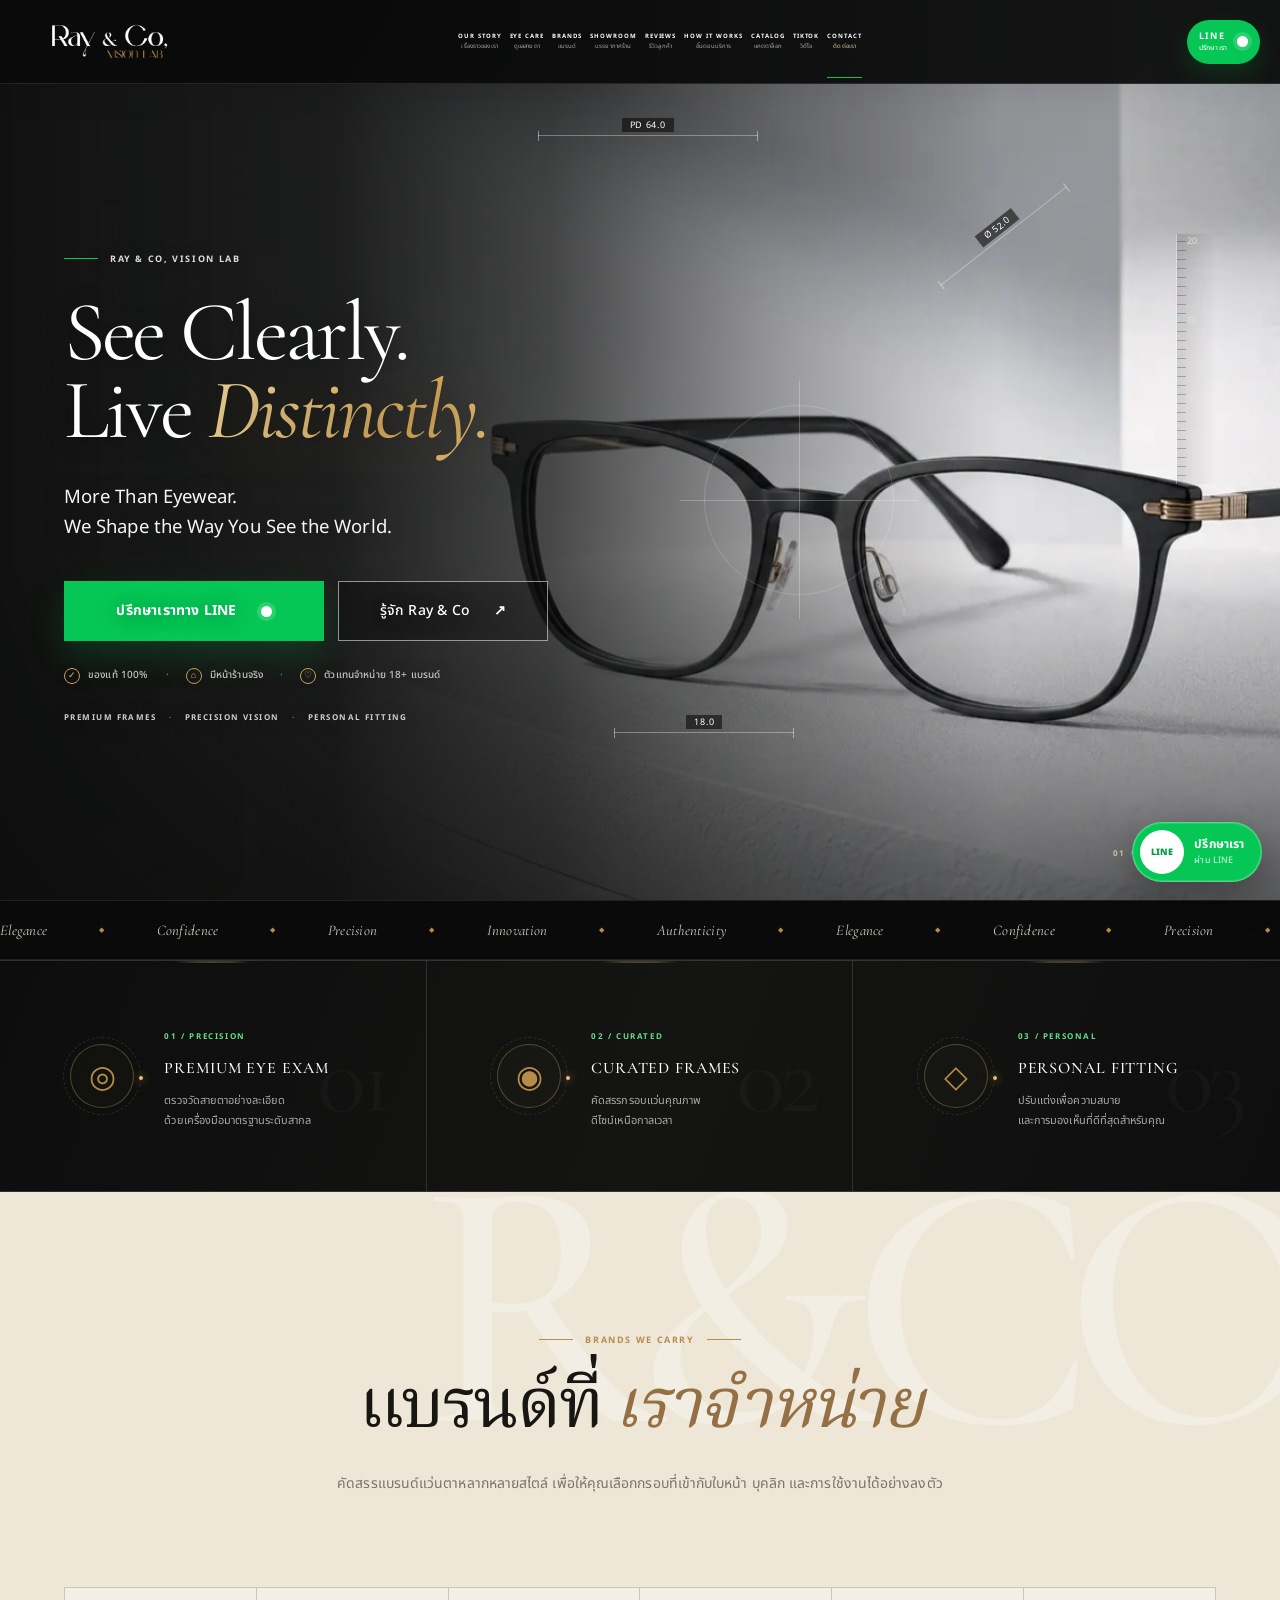
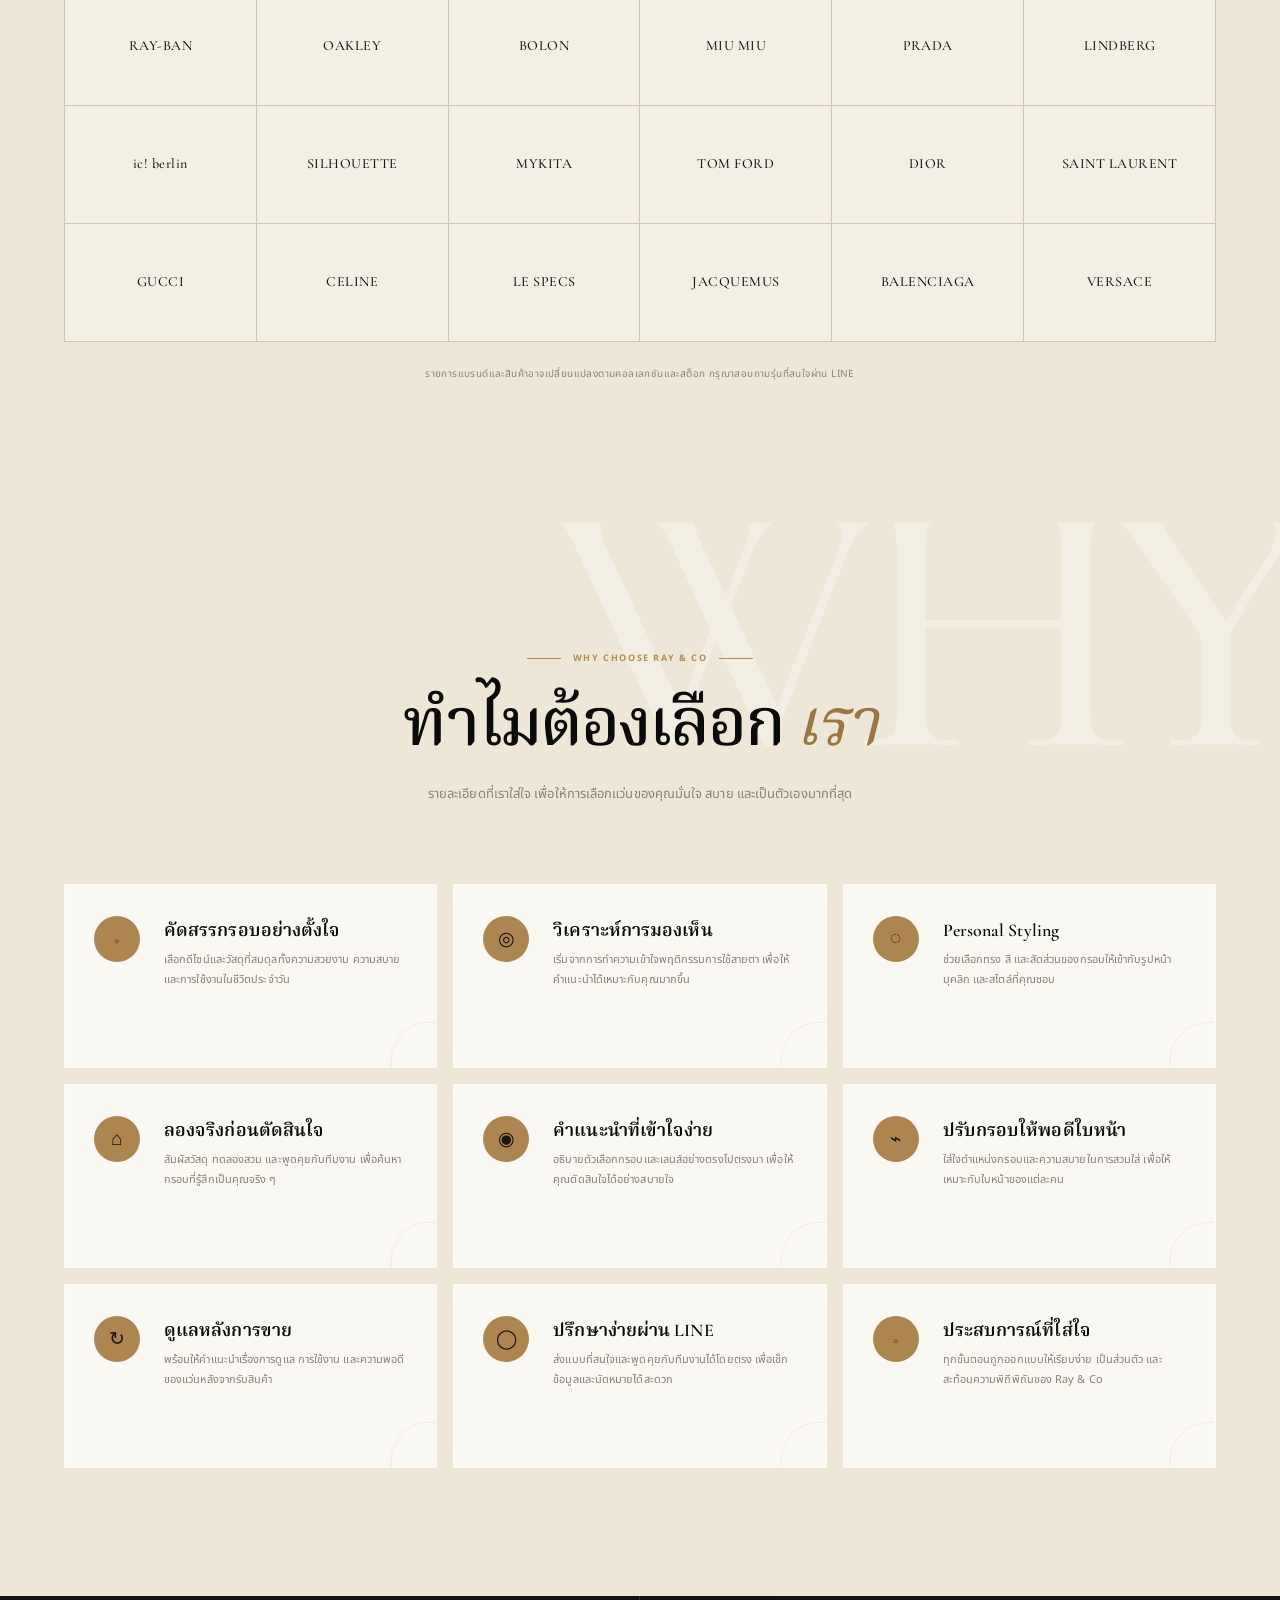
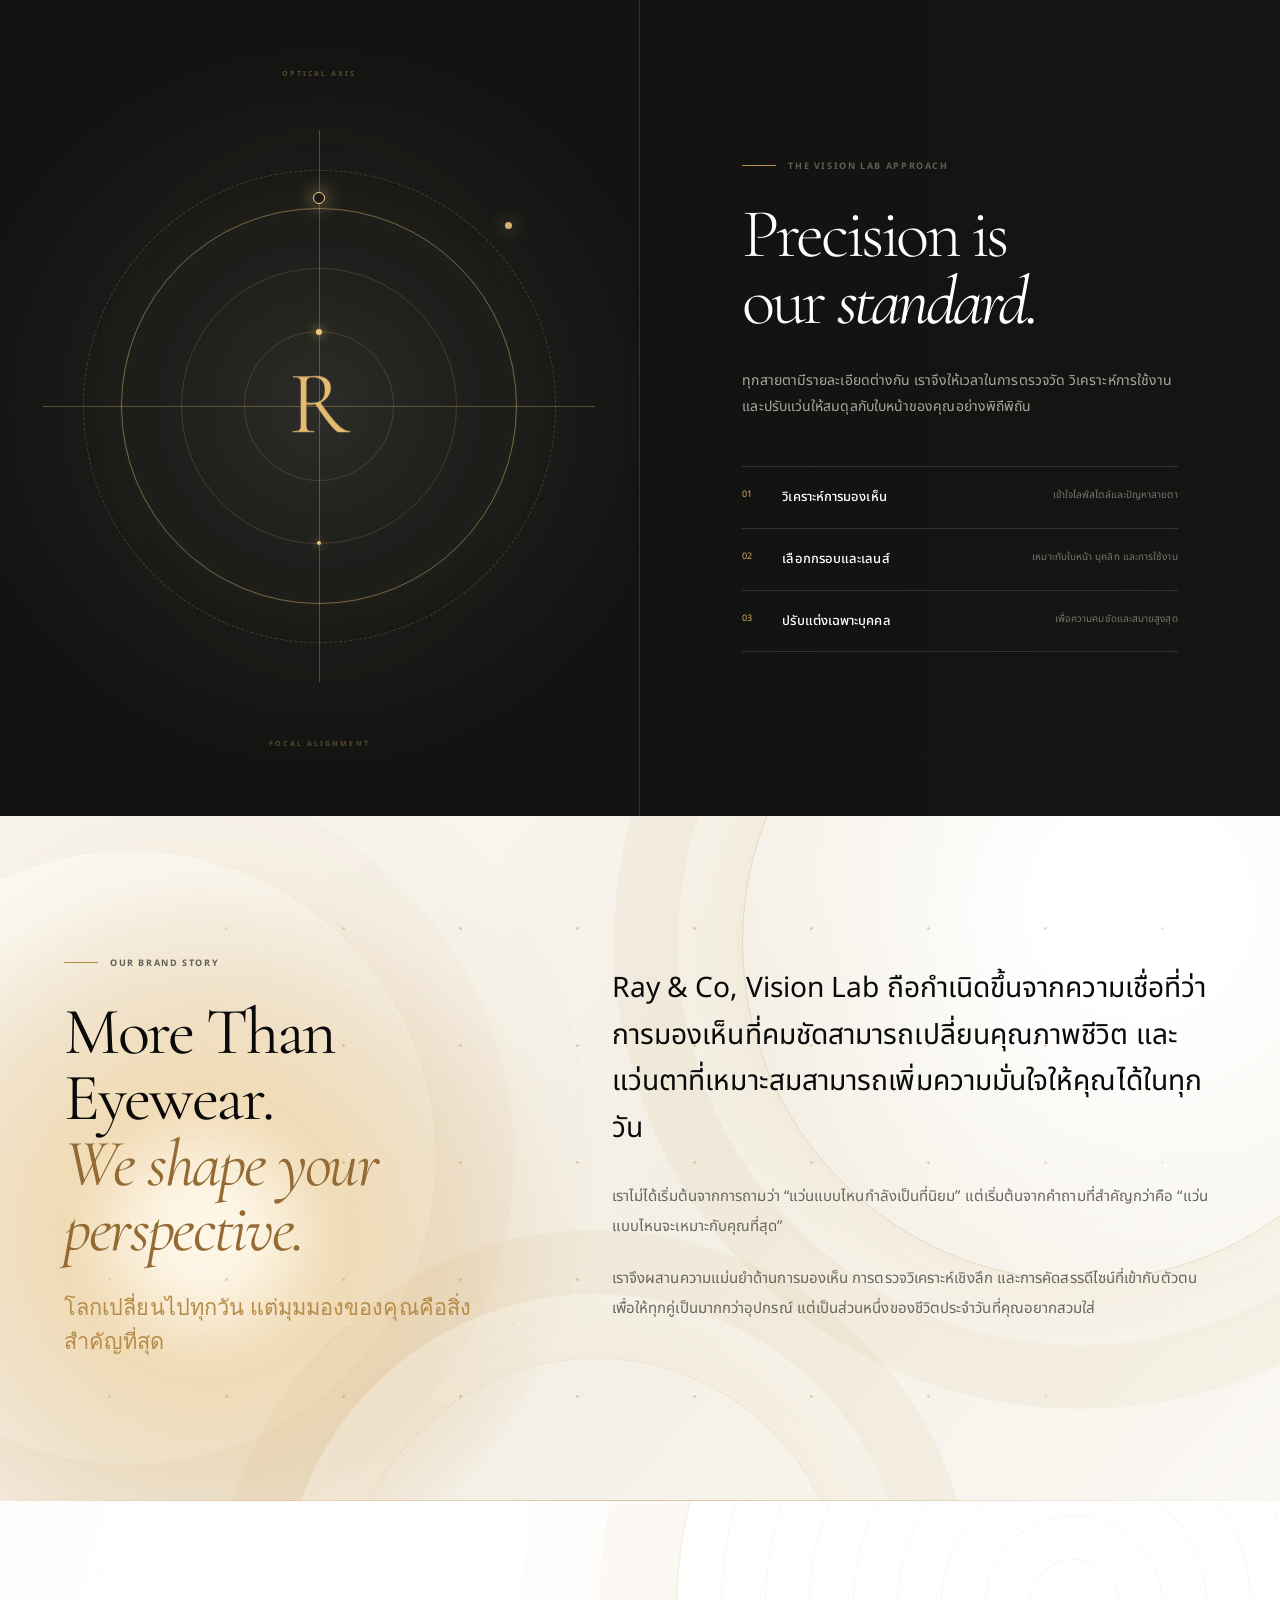
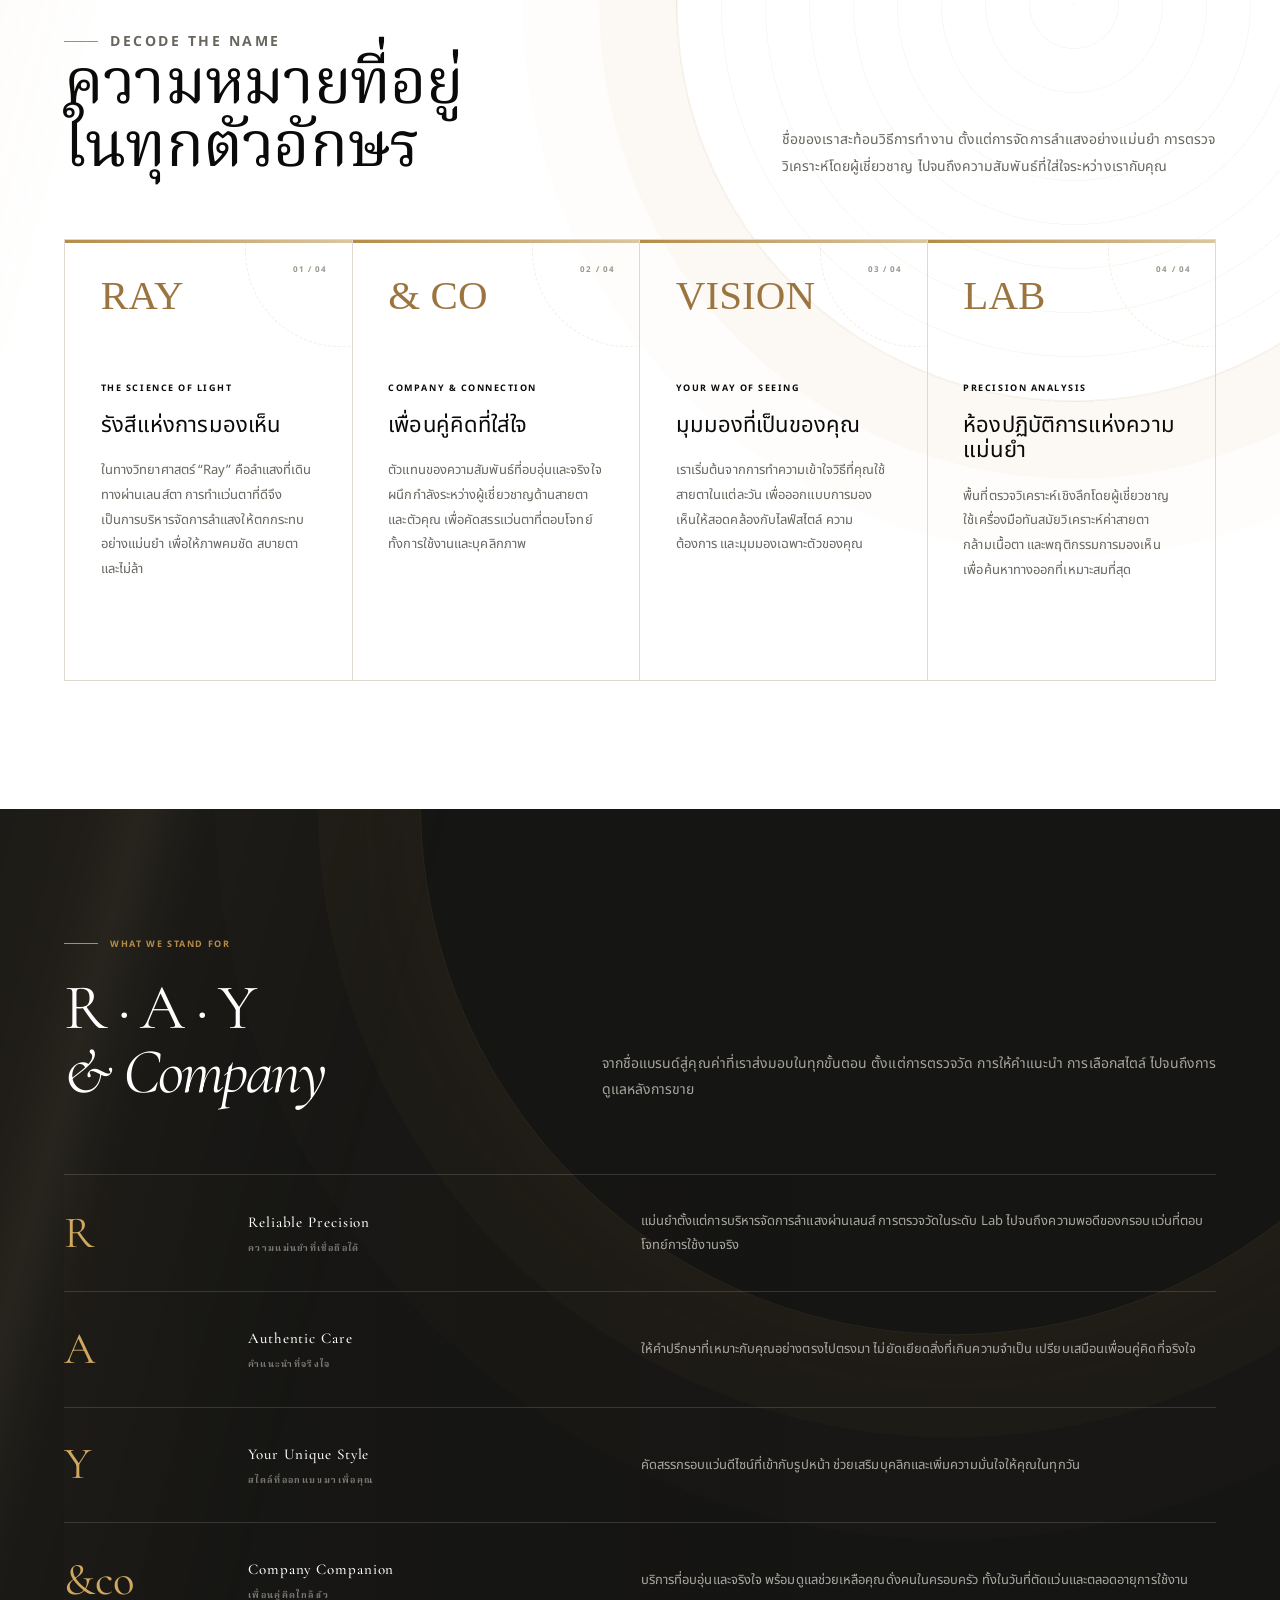
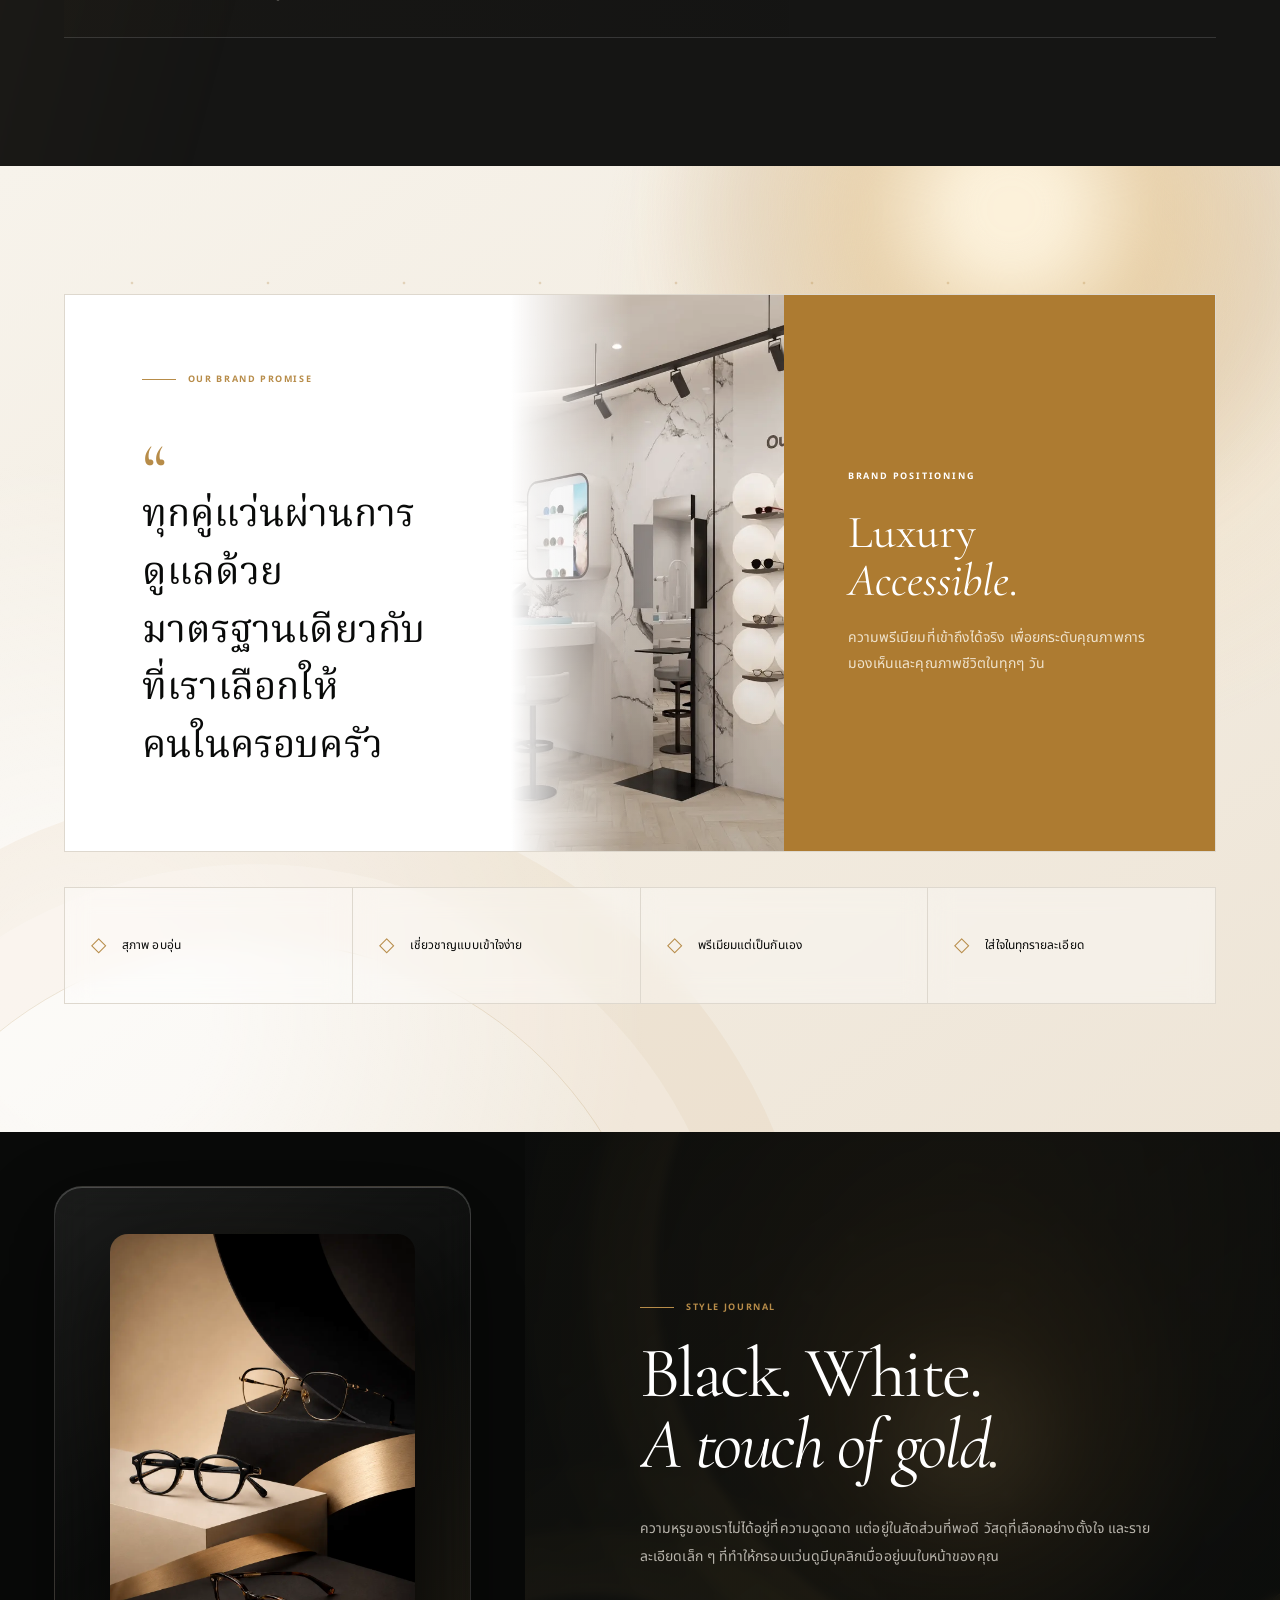
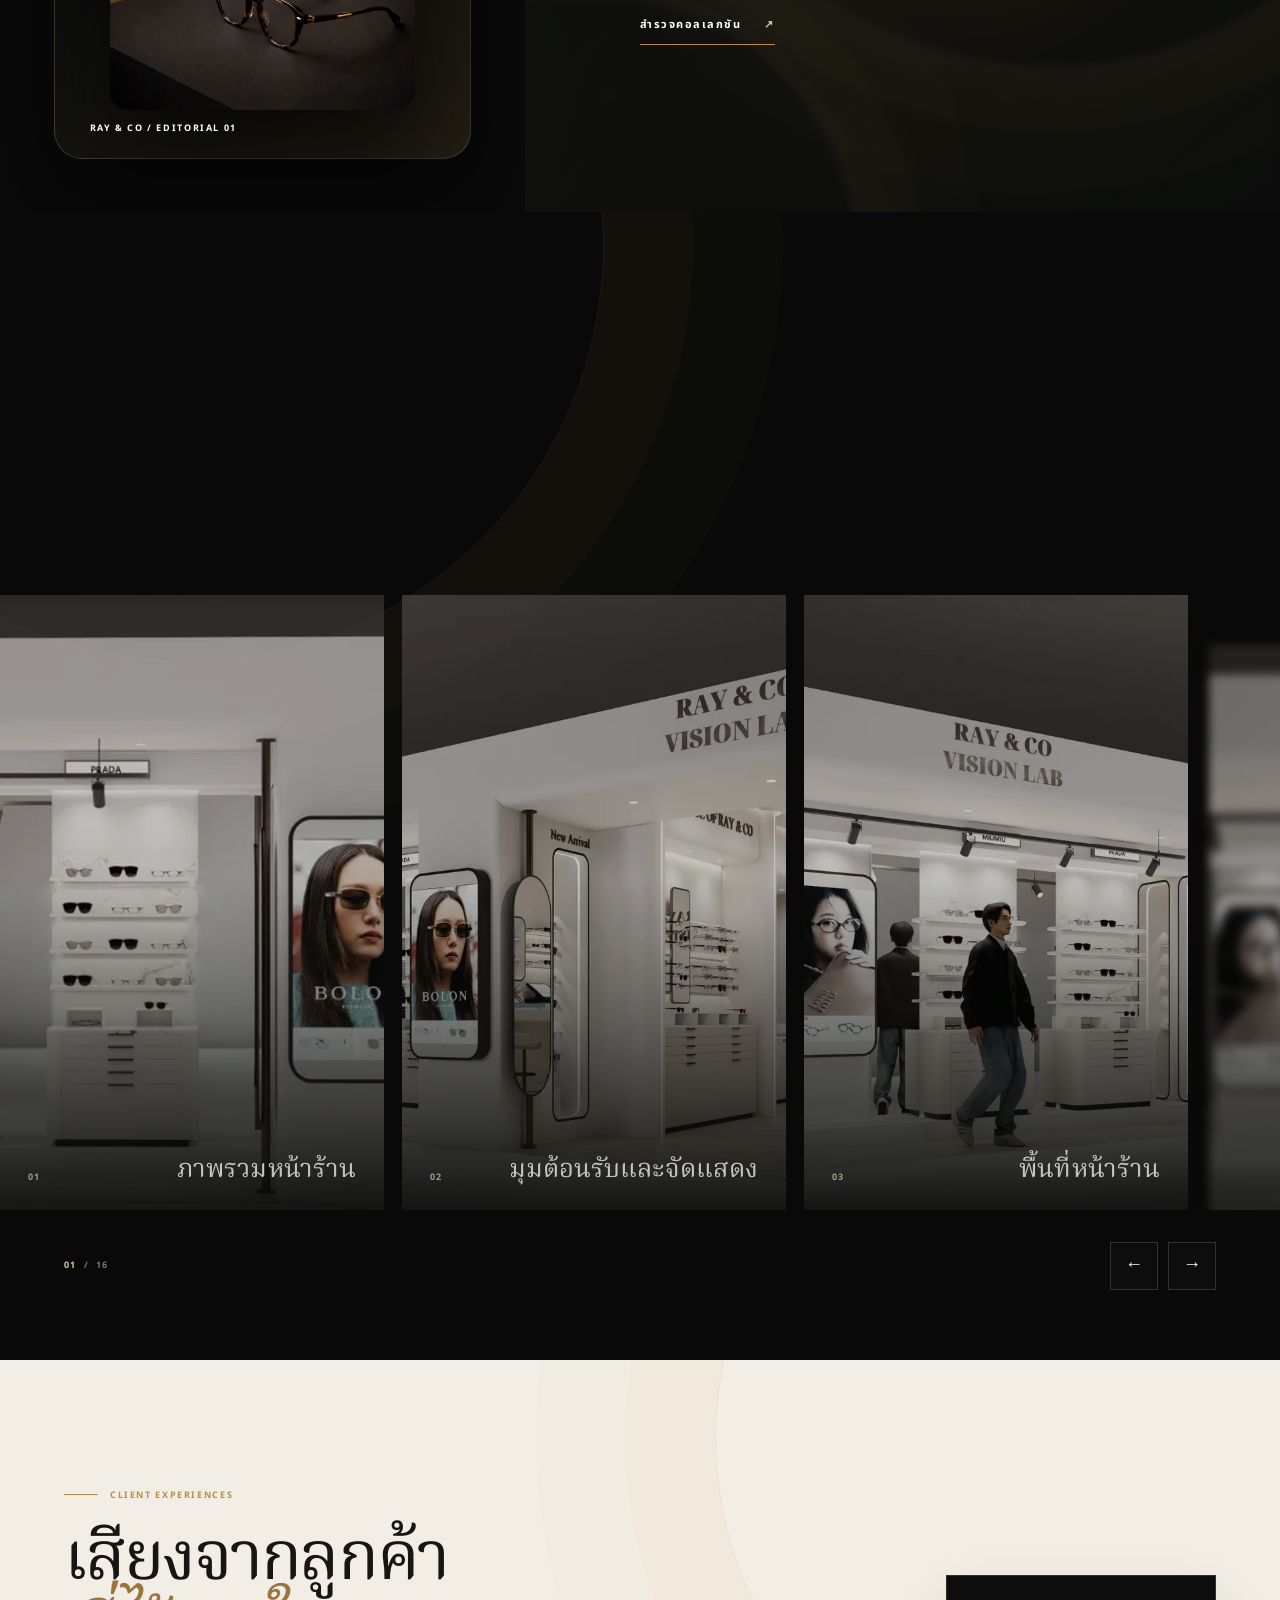
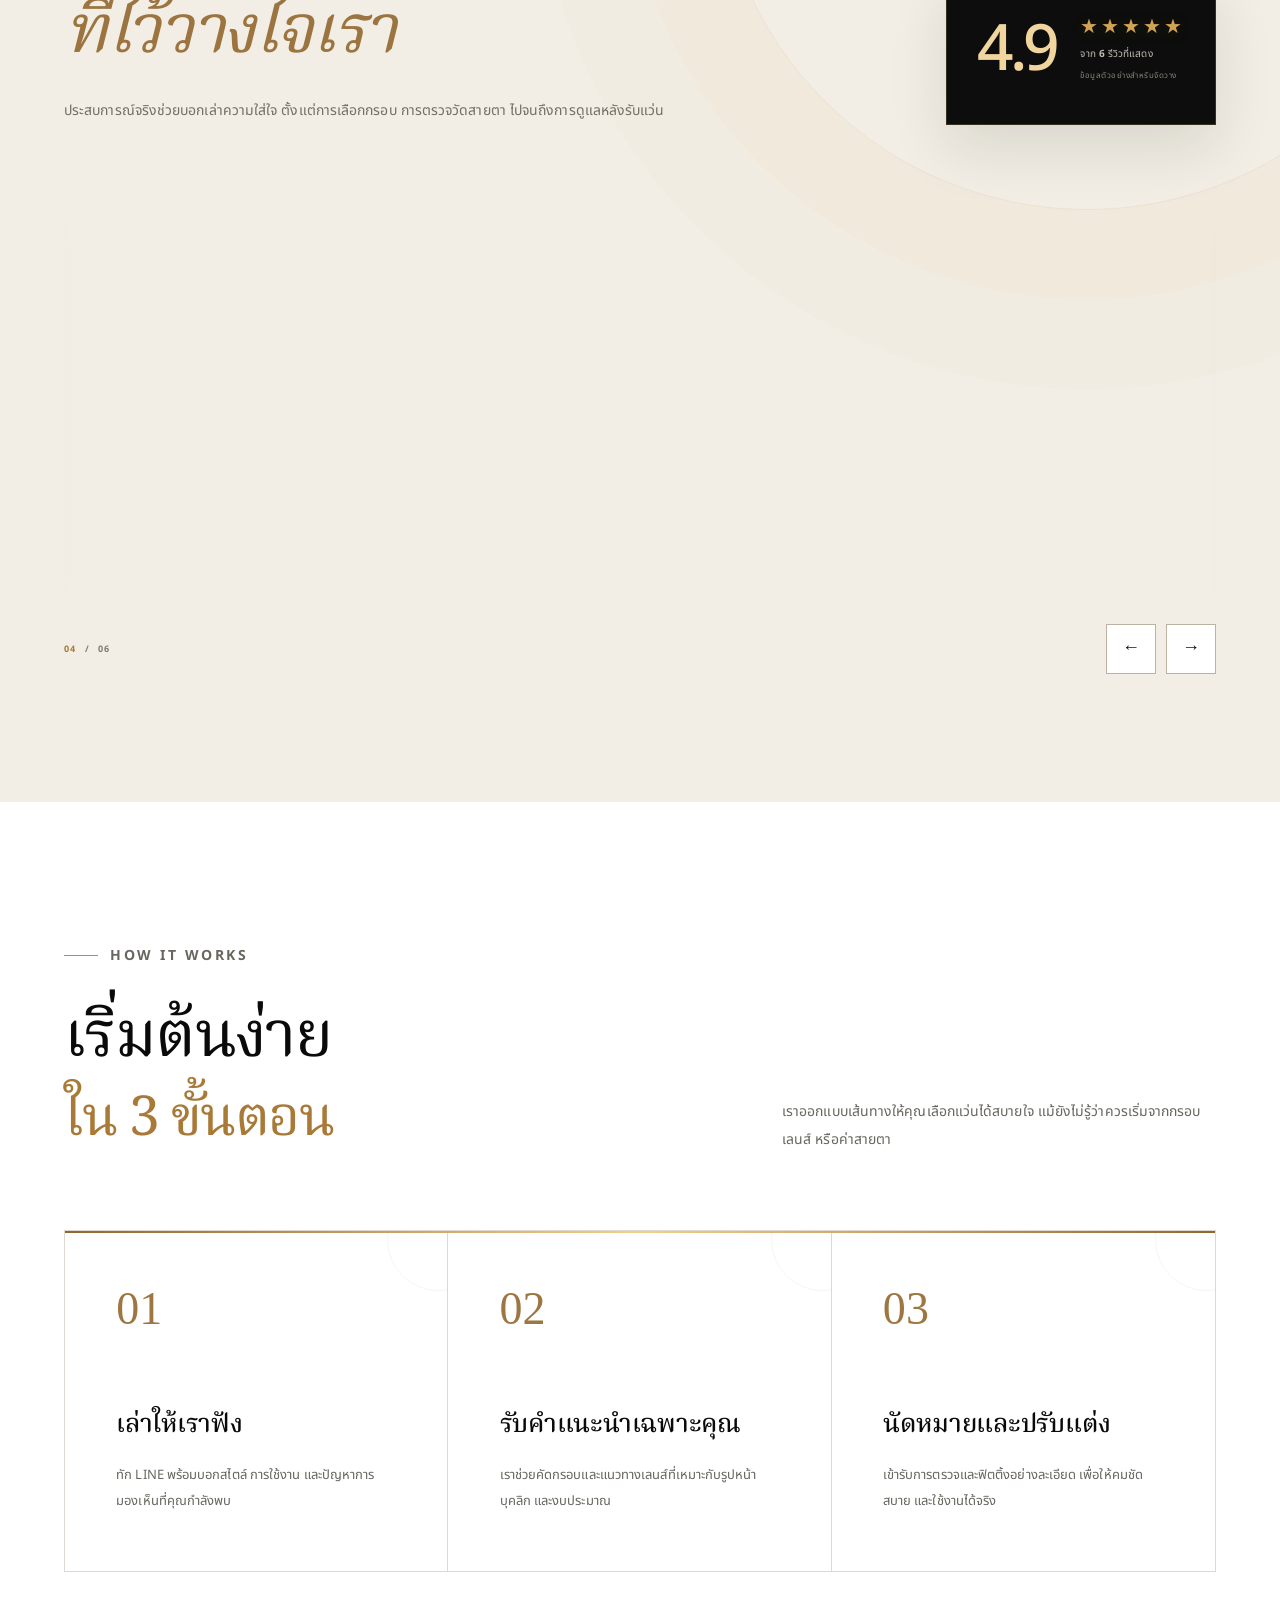
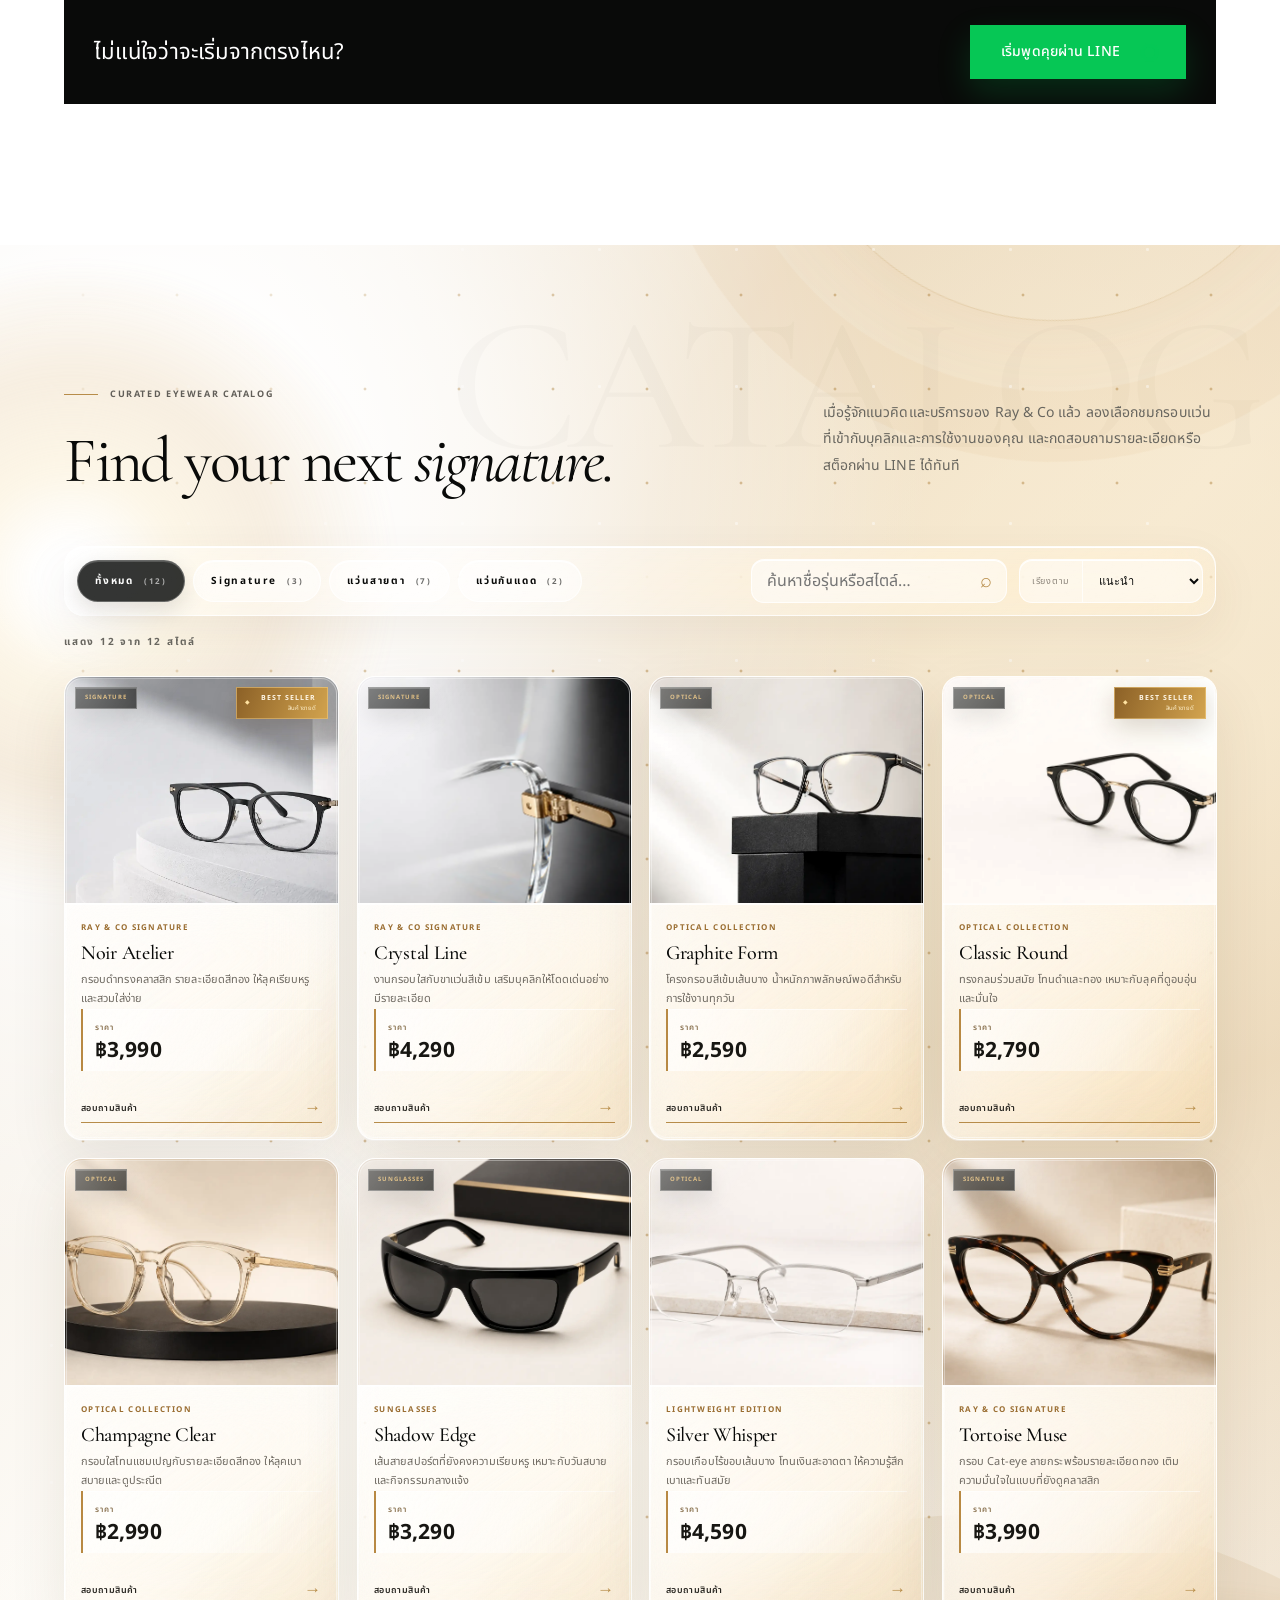
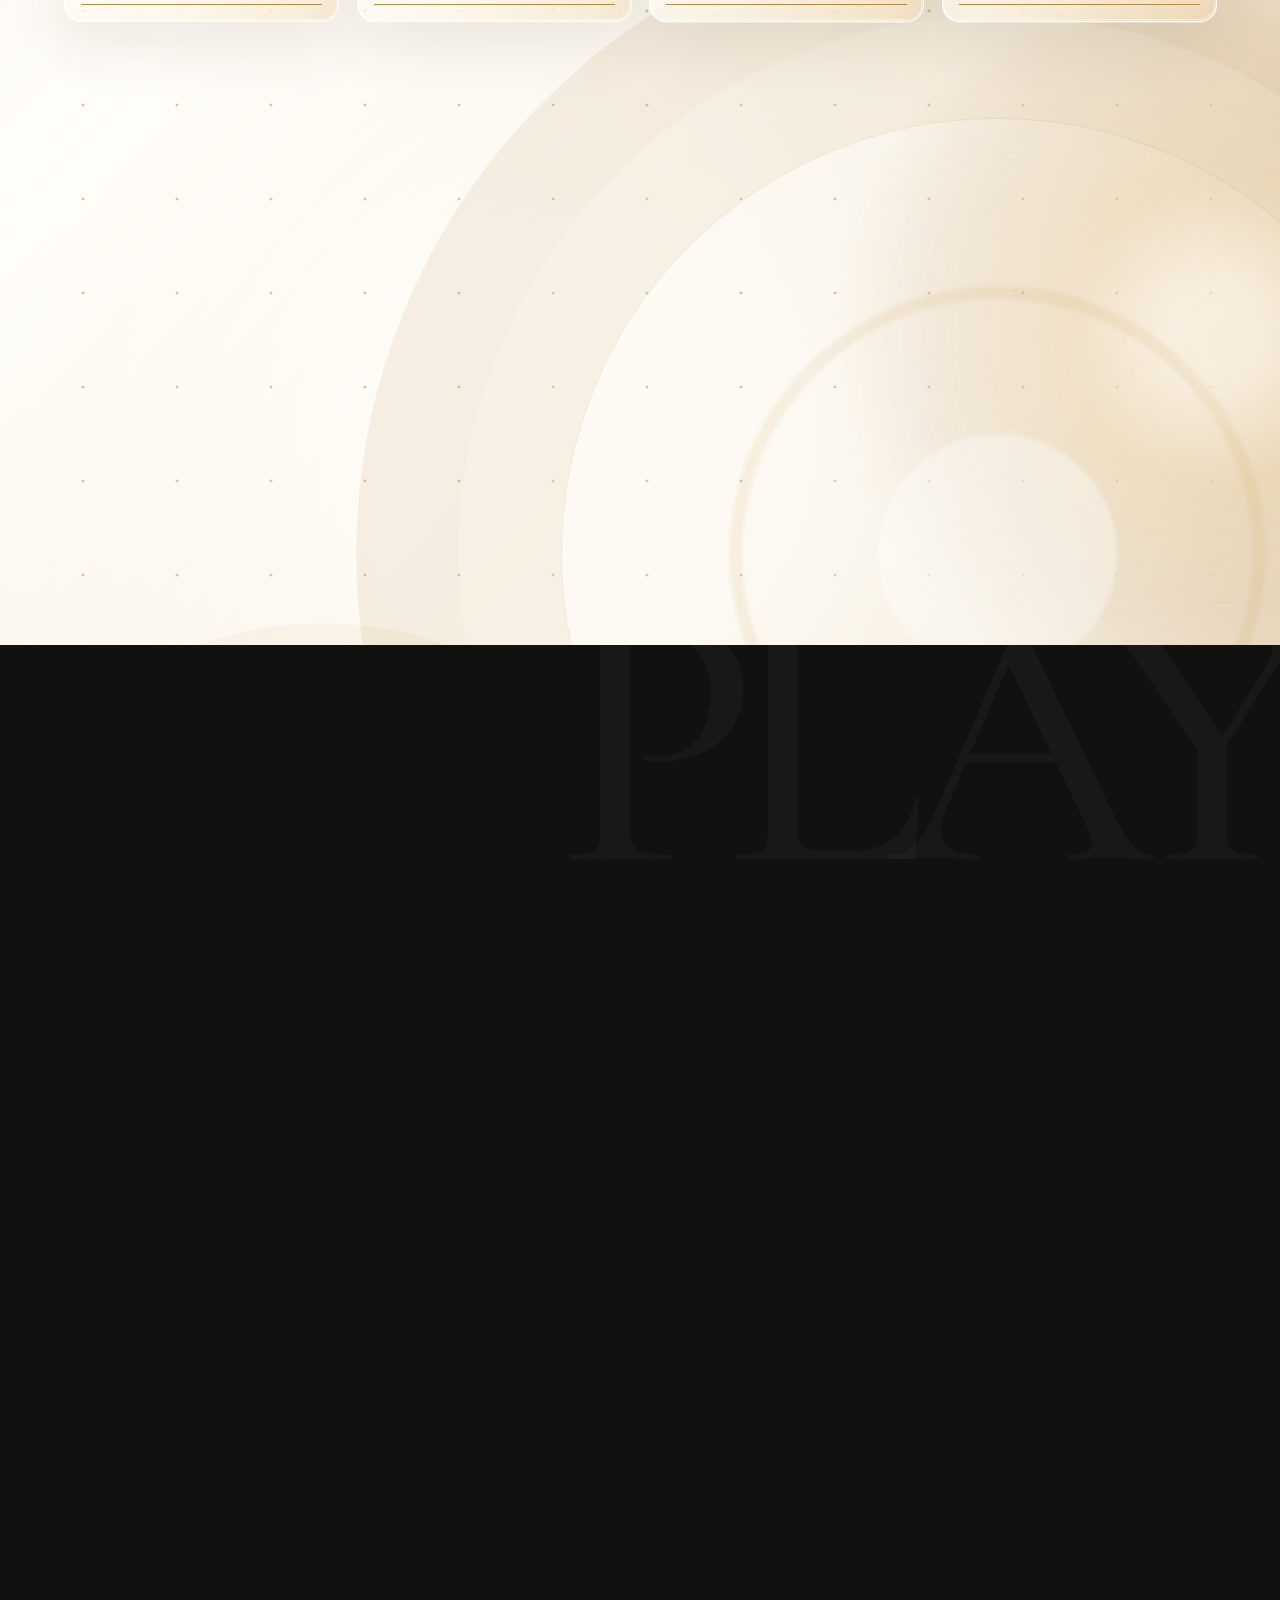
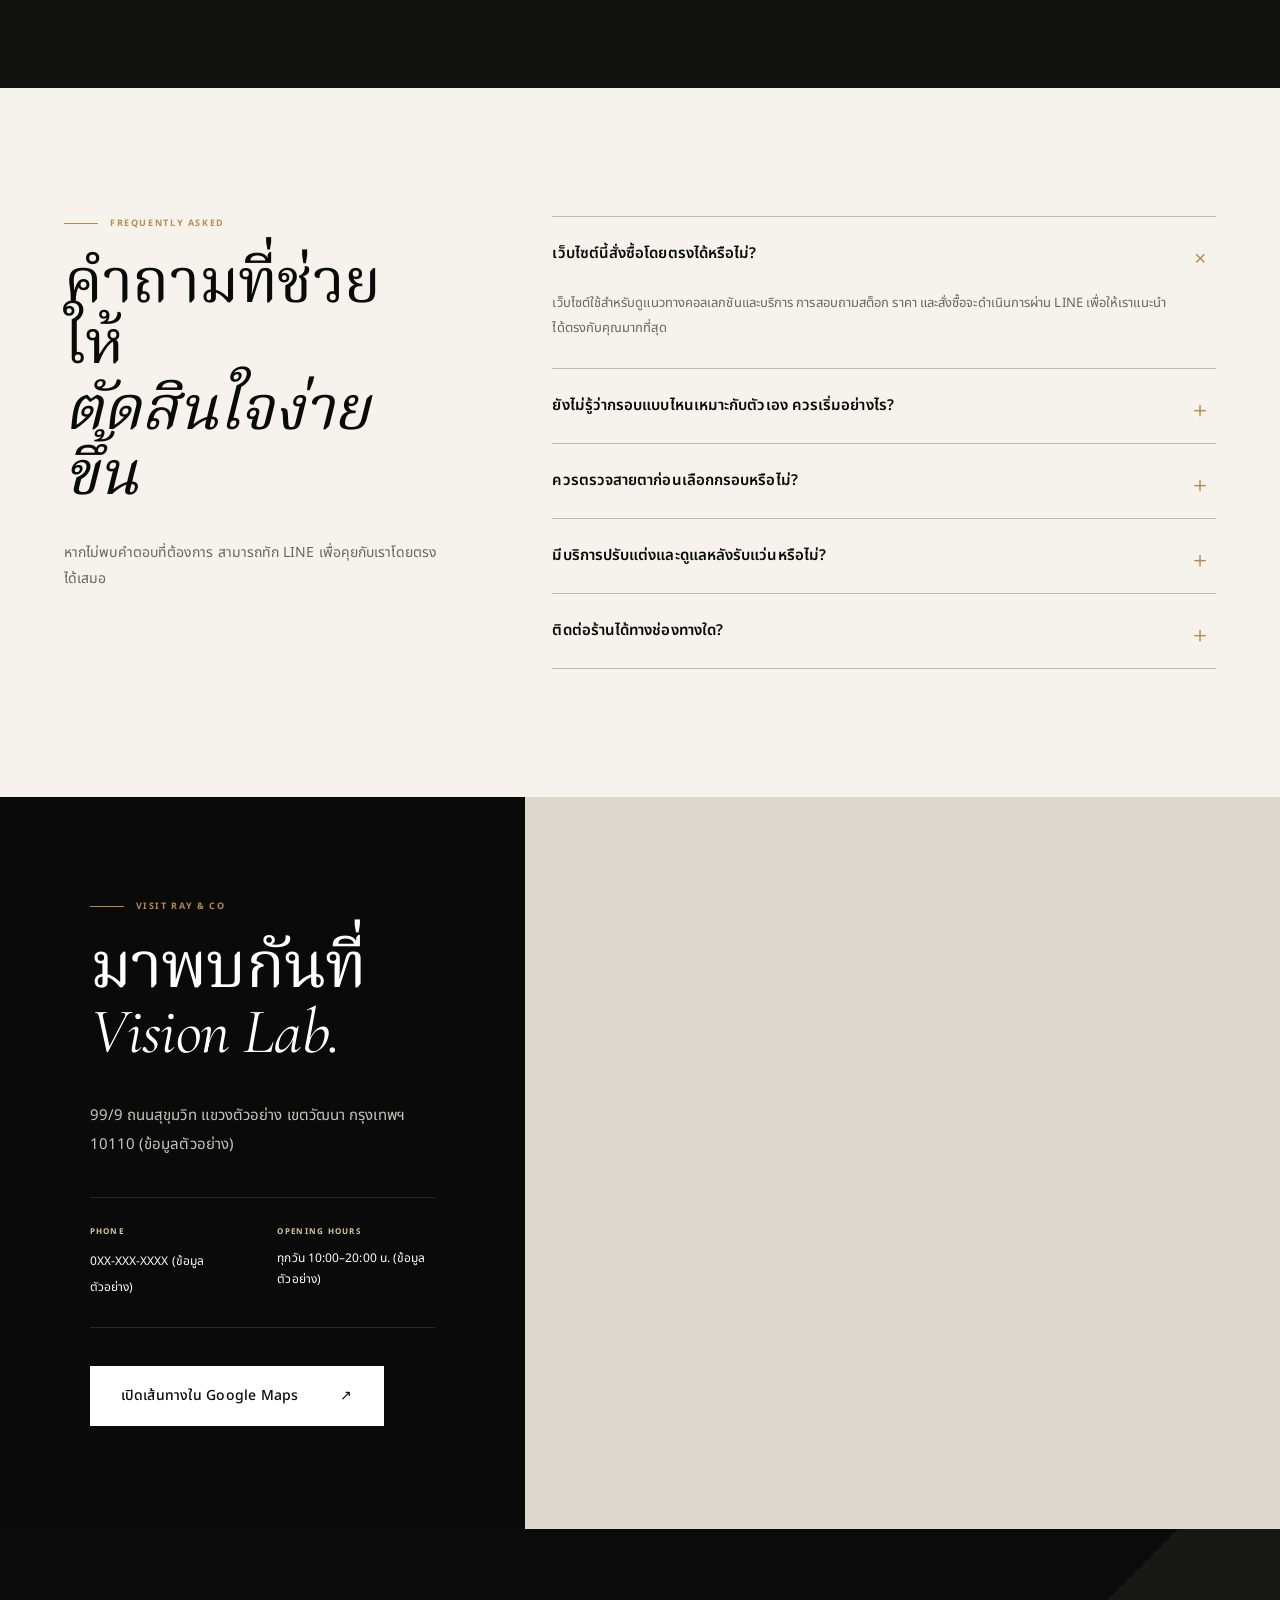
<file: index.html>
<!DOCTYPE html>
<html lang="th">
<head>
  <meta charset="utf-8">
  <meta name="viewport" content="width=device-width,initial-scale=1">
  <meta name="description" content="Ray &amp; Co, Vision Lab — Premium eyewear, precision vision and personal fitting">
  <meta name="theme-color" content="#090a09">
  <meta property="og:type" content="website">
  <meta property="og:title" content="Ray &amp; Co, Vision Lab">
  <meta property="og:description" content="More Than Eyewear. We Shape the Way You See the World.">
  <meta property="og:image" content="assets/images/branding/ray-co-vision-lab-logo-v2.png">
  <title>Ray &amp; Co, Vision Lab</title>
  <link rel="icon" href="favicon.ico" sizes="any">
  <link rel="icon" type="image/png" sizes="32x32" href="assets/images/branding/favicon-32x32.png">
  <link rel="icon" type="image/png" sizes="16x16" href="assets/images/branding/favicon-16x16.png">
  <link rel="shortcut icon" href="favicon.ico" type="image/x-icon">
  <link rel="apple-touch-icon" sizes="180x180" href="assets/images/branding/apple-touch-icon.png">

  <link rel="preconnect" href="https://fonts.googleapis.com">
  <link rel="preconnect" href="https://fonts.gstatic.com" crossorigin>
  <link href="https://fonts.googleapis.com/css2?family=Cormorant+Garamond:ital,wght@0,400;0,500;0,600;1,400&amp;family=Noto+Sans+Thai:wght@300;400;500;600;700&amp;family=Noto+Serif+Thai:wght@300;400;500;600&amp;display=swap" rel="stylesheet">
  <link rel="stylesheet" href="css/style.css">
</head>
<body>
  <a class="skip-link" href="#mainContent">ข้ามไปยังเนื้อหาหลัก</a>
  <header class="wrap" id="siteHeader">
    <a class="brand" href="#top" aria-label="Ray &amp; Co, Vision Lab — กลับไปด้านบน"><img class="brand-logo" data-brand-logo src="assets/images/branding/ray-co-vision-lab-logo-v2.png" width="238" height="73" alt="Ray &amp; Co, Vision Lab"></a>
    <nav class="nav" aria-label="เมนูหลัก"><a href="#story"><span class="nav-en">OUR STORY</span><span class="nav-th">เรื่องราวของเรา</span></a><a href="#services"><span class="nav-en">EYE CARE</span><span class="nav-th">ดูแลสายตา</span></a><a href="#brands"><span class="nav-en">BRANDS</span><span class="nav-th">แบรนด์</span></a><a href="#showroom"><span class="nav-en">SHOWROOM</span><span class="nav-th">บรรยากาศร้าน</span></a><a href="#reviews"><span class="nav-en">REVIEWS</span><span class="nav-th">รีวิวลูกค้า</span></a><a href="#howItWorks"><span class="nav-en">HOW IT WORKS</span><span class="nav-th">ขั้นตอนบริการ</span></a><a href="#collections"><span class="nav-en">CATALOG</span><span class="nav-th">แคตตาล็อก</span></a><a href="#tiktok" data-tiktok-nav hidden><span class="nav-en">TIKTOK</span><span class="nav-th">วิดีโอ</span></a><a href="#location"><span class="nav-en">CONTACT</span><span class="nav-th">ติดต่อเรา</span></a></nav>
    <a class="line-mini" href="https://line.me/R/ti/p/@raycovisionlab" target="_blank" rel="noopener"><span><b>LINE</b><small>ปรึกษาเรา</small></span><i class="dot"></i></a>
    <button class="menu-btn" type="button" aria-label="เปิดเมนู" aria-expanded="false">☰</button>
    <nav class="mobile-nav" aria-label="เมนูสำหรับมือถือ"><a href="#story"><span class="nav-en">OUR STORY</span><span class="nav-th">เรื่องราวของเรา</span></a><a href="#services"><span class="nav-en">EYE CARE</span><span class="nav-th">ดูแลสายตา</span></a><a href="#brands"><span class="nav-en">BRANDS</span><span class="nav-th">แบรนด์</span></a><a href="#showroom"><span class="nav-en">SHOWROOM</span><span class="nav-th">บรรยากาศร้าน</span></a><a href="#reviews"><span class="nav-en">REVIEWS</span><span class="nav-th">รีวิวลูกค้า</span></a><a href="#howItWorks"><span class="nav-en">HOW IT WORKS</span><span class="nav-th">ขั้นตอนบริการ</span></a><a href="#collections"><span class="nav-en">CATALOG</span><span class="nav-th">แคตตาล็อก</span></a><a href="#tiktok" data-tiktok-nav hidden><span class="nav-en">TIKTOK</span><span class="nav-th">วิดีโอ</span></a><a href="#location"><span class="nav-en">CONTACT</span><span class="nav-th">ติดต่อเรา</span></a><a href="https://line.me/R/ti/p/@raycovisionlab" target="_blank" rel="noopener"><span class="nav-en">LINE</span><span class="nav-th">ปรึกษาเรา</span></a></nav>
  </header>

  <main id="mainContent">
    <section class="hero wrap" id="top">
      <div class="hero-copy">
        <p class="eyebrow"><i></i> RAY &amp; CO, VISION LAB</p>
        <h1>See Clearly.<br>Live <em>Distinctly.</em></h1>
        <p class="tagline">More Than Eyewear.<br>We Shape the Way You See the World.</p>
        <div class="actions"><a class="btn dark" href="https://line.me/R/ti/p/@raycovisionlab" target="_blank">ปรึกษาเราทาง LINE <i class="dot"></i></a><a class="btn light" href="#story">รู้จัก Ray &amp; Co <b>↗</b></a></div>
        <div class="hero-proof" role="list" aria-label="ความมั่นใจเมื่อเลือก Ray &amp; Co">
          <span role="listitem"><i aria-hidden="true">✓</i>ของแท้ 100%</span>
          <span role="listitem"><i aria-hidden="true">⌂</i>มีหน้าร้านจริง</span>
          <span role="listitem"><i aria-hidden="true">♡</i>ตัวแทนจำหน่าย 18+ แบรนด์</span>
        </div>
        <p class="notes">PREMIUM FRAMES <b>·</b> PRECISION VISION <b>·</b> PERSONAL FITTING</p>
      </div>
      <div class="visual" aria-hidden="true"><div class="hero-slides"><img class="hero-img hero-slide is-active" data-slide="0" alt="แว่นตากรอบดำพร้อมรายละเอียดสีทองบนแท่นสตูดิโอสีขาว" fetchpriority="high" src="assets/images/hero-01.webp"><img class="hero-img hero-slide" data-slide="1" alt="รายละเอียดเลนส์ใส บานพับสีทอง และขาแว่นสีดำแบบมาโคร" loading="lazy" src="assets/images/hero-02.webp"><img class="hero-img hero-slide" data-slide="2" alt="แว่นตาเลนส์ใสบนแท่นสถาปัตยกรรมสีดำในสตูดิโอหรู" loading="lazy" src="assets/images/hero-03.webp"></div><div class="sweep"></div><div class="measure m1"><span>PD 64.0</span></div><div class="measure m2"><span>Ø 52.0</span></div><div class="measure m3"><span>18.0</span></div><div class="cross"></div><div class="scale"><span>20</span><span>10</span><span>0</span><span>−10</span></div></div>
      <div class="hero-controls" role="group" aria-label="ควบคุมภาพ Hero">
        <div class="hero-counter" aria-live="polite"><b id="heroCurrent">01</b><i>/</i><span id="heroTotal">03</span></div>
        <div class="hero-dots" role="group" aria-label="เลือกภาพสไลด์">
          <button class="hero-dot is-active" type="button" data-hero-slide="0" aria-label="แสดงภาพที่ 1" aria-current="true"></button>
          <button class="hero-dot" type="button" data-hero-slide="1" aria-label="แสดงภาพที่ 2"></button>
          <button class="hero-dot" type="button" data-hero-slide="2" aria-label="แสดงภาพที่ 3"></button>
        </div>
      </div>
    </section>

    <aside class="trust-ribbon" aria-label="คุณค่าของ Ray &amp; Co, Vision Lab">
      <div class="marquee-track">
        <div class="marquee-group">
          <span>Elegance</span><i>◆</i><span>Confidence</span><i>◆</i><span>Precision</span><i>◆</i><span>Innovation</span><i>◆</i><span>Authenticity</span><i>◆</i>
        </div>
        <div class="marquee-group" aria-hidden="true">
          <span>Elegance</span><i>◆</i><span>Confidence</span><i>◆</i><span>Precision</span><i>◆</i><span>Innovation</span><i>◆</i><span>Authenticity</span><i>◆</i>
        </div>
      </div>
    </aside>

    <section class="services reveal" id="services">
      <article><div class="icon">◎</div><div><small>01 / PRECISION</small><h2>PREMIUM EYE EXAM</h2><p>ตรวจวัดสายตาอย่างละเอียด<br>ด้วยเครื่องมือมาตรฐานระดับสากล</p></div></article>
      <article><div class="icon">◉</div><div><small>02 / CURATED</small><h2>CURATED FRAMES</h2><p>คัดสรรกรอบแว่นคุณภาพ<br>ดีไซน์เหนือกาลเวลา</p></div></article>
      <article><div class="icon">◇</div><div><small>03 / PERSONAL</small><h2>PERSONAL FITTING</h2><p>ปรับแต่งเพื่อความสบาย<br>และการมองเห็นที่ดีที่สุดสำหรับคุณ</p></div></article>
    </section>

    <section class="brand-showcase" id="brands" aria-labelledby="brandsTitle">
      <div class="wrap brand-showcase-inner">
        <div class="brand-showcase-head reveal">
          <p class="section-kicker">BRANDS WE CARRY</p>
          <h2 id="brandsTitle">แบรนด์ที่<span>เราจำหน่าย</span></h2>
          <p>คัดสรรแบรนด์แว่นตาหลากหลายสไตล์ เพื่อให้คุณเลือกกรอบที่เข้ากับใบหน้า บุคลิก และการใช้งานได้อย่างลงตัว</p>
        </div>
        <div class="brand-grid reveal" id="brandGrid"></div>
        <p class="brand-note reveal">รายการแบรนด์และสินค้าอาจเปลี่ยนแปลงตามคอลเลกชันและสต็อก กรุณาสอบถามรุ่นที่สนใจผ่าน LINE</p>
      </div>
    </section>

    <section class="why-us" id="whyUs" aria-labelledby="whyUsTitle">
      <div class="wrap why-us-inner">
        <div class="why-us-head reveal">
          <p class="section-kicker">WHY CHOOSE RAY &amp; CO</p>
          <h2 id="whyUsTitle">ทำไมต้องเลือก<span>เรา</span></h2>
          <p>รายละเอียดที่เราใส่ใจ เพื่อให้การเลือกแว่นของคุณมั่นใจ สบาย และเป็นตัวเองมากที่สุด</p>
        </div>
        <div class="why-us-grid">
          <article class="why-card reveal"><span class="why-icon">◇</span><div><h3>คัดสรรกรอบอย่างตั้งใจ</h3><p>เลือกดีไซน์และวัสดุที่สมดุลทั้งความสวยงาม ความสบาย และการใช้งานในชีวิตประจำวัน</p></div></article>
          <article class="why-card reveal"><span class="why-icon">◎</span><div><h3>วิเคราะห์การมองเห็น</h3><p>เริ่มจากการทำความเข้าใจพฤติกรรมการใช้สายตา เพื่อให้คำแนะนำได้เหมาะกับคุณมากขึ้น</p></div></article>
          <article class="why-card reveal"><span class="why-icon">◌</span><div><h3>Personal Styling</h3><p>ช่วยเลือกทรง สี และสัดส่วนของกรอบให้เข้ากับรูปหน้า บุคลิก และสไตล์ที่คุณชอบ</p></div></article>
          <article class="why-card reveal"><span class="why-icon">⌂</span><div><h3>ลองจริงก่อนตัดสินใจ</h3><p>สัมผัสวัสดุ ทดลองสวม และพูดคุยกับทีมงาน เพื่อค้นหากรอบที่รู้สึกเป็นคุณจริง ๆ</p></div></article>
          <article class="why-card reveal"><span class="why-icon">◉</span><div><h3>คำแนะนำที่เข้าใจง่าย</h3><p>อธิบายตัวเลือกกรอบและเลนส์อย่างตรงไปตรงมา เพื่อให้คุณตัดสินใจได้อย่างสบายใจ</p></div></article>
          <article class="why-card reveal"><span class="why-icon">⌁</span><div><h3>ปรับกรอบให้พอดีใบหน้า</h3><p>ใส่ใจตำแหน่งกรอบและความสบายในการสวมใส่ เพื่อให้เหมาะกับใบหน้าของแต่ละคน</p></div></article>
          <article class="why-card reveal"><span class="why-icon">↻</span><div><h3>ดูแลหลังการขาย</h3><p>พร้อมให้คำแนะนำเรื่องการดูแล การใช้งาน และความพอดีของแว่นหลังจากรับสินค้า</p></div></article>
          <article class="why-card reveal"><span class="why-icon">◯</span><div><h3>ปรึกษาง่ายผ่าน LINE</h3><p>ส่งแบบที่สนใจและพูดคุยกับทีมงานได้โดยตรง เพื่อเช็กข้อมูลและนัดหมายได้สะดวก</p></div></article>
          <article class="why-card reveal"><span class="why-icon">□</span><div><h3>ประสบการณ์ที่ใส่ใจ</h3><p>ทุกขั้นตอนถูกออกแบบให้เรียบง่าย เป็นส่วนตัว และสะท้อนความพิถีพิถันของ Ray &amp; Co</p></div></article>
        </div>
      </div>
    </section>

    <section class="precision precision-v8" data-precision-motion data-motion-version="8">
      <div class="optic" aria-hidden="true">
        <span class="optic-label optic-label-top">OPTICAL AXIS</span>
        <span class="optic-label optic-label-bottom">FOCAL ALIGNMENT</span>
        <span class="optic-scan"></span>
        <div class="optic-drift">
          <div class="lens">
            <span class="lens-monogram">R</span>
            <i class="lens-ring lens-ring-outer"></i>
            <i class="lens-ring lens-ring-inner"></i>
            <b class="lens-orbit"></b>
            <span class="lens-pulse"></span>
            <span class="lens-tracker"></span>
          </div>
        </div>
      </div>
      <div class="copy precision-copy reveal"><p class="eyebrow"><i></i> THE VISION LAB APPROACH</p><h2>Precision is<br>our <em>standard.</em></h2><p>ทุกสายตามีรายละเอียดต่างกัน เราจึงให้เวลาในการตรวจวัด วิเคราะห์การใช้งาน และปรับแว่นให้สมดุลกับใบหน้าของคุณอย่างพิถีพิถัน</p><ol><li><span>01</span><div><strong>วิเคราะห์การมองเห็น</strong><small>เข้าใจไลฟ์สไตล์และปัญหาสายตา</small></div></li><li><span>02</span><div><strong>เลือกกรอบและเลนส์</strong><small>เหมาะกับใบหน้า บุคลิก และการใช้งาน</small></div></li><li><span>03</span><div><strong>ปรับแต่งเฉพาะบุคคล</strong><small>เพื่อความคมชัดและสบายสูงสุด</small></div></li></ol></div>
    </section>

    <section class="content brand-story luxury-motion" id="story" data-luxury-motion>
      <div class="story-ambient" aria-hidden="true"><i class="story-aura"></i><i class="story-orbit story-orbit-one"></i><i class="story-orbit story-orbit-two"></i><i class="story-sweep"></i><i class="story-sparkles"></i></div>
      <div class="wrap story-intro">
        <div class="story-title reveal">
          <p class="eyebrow"><i></i> OUR BRAND STORY</p>
          <h2>More Than Eyewear.<br><em>We shape your perspective.</em></h2>
          <p class="story-en">โลกเปลี่ยนไปทุกวัน แต่มุมมองของคุณคือสิ่งสำคัญที่สุด</p>
        </div>
        <div class="story-body reveal">
          <p class="lead">Ray & Co, Vision Lab ถือกำเนิดขึ้นจากความเชื่อที่ว่า การมองเห็นที่คมชัดสามารถเปลี่ยนคุณภาพชีวิต และแว่นตาที่เหมาะสมสามารถเพิ่มความมั่นใจให้คุณได้ในทุกวัน</p>
          <p>เราไม่ได้เริ่มต้นจากการถามว่า “แว่นแบบไหนกำลังเป็นที่นิยม” แต่เริ่มต้นจากคำถามที่สำคัญกว่าคือ “แว่นแบบไหนจะเหมาะกับคุณที่สุด”</p>
          <p>เราจึงผสานความแม่นยำด้านการมองเห็น การตรวจวิเคราะห์เชิงลึก และการคัดสรรดีไซน์ที่เข้ากับตัวตน เพื่อให้ทุกคู่เป็นมากกว่าอุปกรณ์ แต่เป็นส่วนหนึ่งของชีวิตประจำวันที่คุณอยากสวมใส่</p>
        </div>
      </div>
    </section>

    <section class="decoder wrap luxury-motion" data-luxury-motion>
      <div class="section-head reveal">
        <div><p class="section-kicker">DECODE THE NAME</p><h2>ความหมายที่อยู่<br>ในทุกตัวอักษร</h2></div>
        <p>ชื่อของเราสะท้อนวิธีการทำงาน ตั้งแต่การจัดการลำแสงอย่างแม่นยำ การตรวจวิเคราะห์โดยผู้เชี่ยวชาญ ไปจนถึงความสัมพันธ์ที่ใส่ใจระหว่างเรากับคุณ</p>
      </div>
      <div class="decoder-grid">
        <article class="decoder-card reveal">
          <span class="word-index">01 / 04</span>
          <span class="mark">RAY</span><small>THE SCIENCE OF LIGHT</small>
          <h3>รังสีแห่งการมองเห็น</h3>
          <p>ในทางวิทยาศาสตร์ “Ray” คือลำแสงที่เดินทางผ่านเลนส์ตา การทำแว่นตาที่ดีจึงเป็นการบริหารจัดการลำแสงให้ตกกระทบอย่างแม่นยำ เพื่อให้ภาพคมชัด สบายตา และไม่ล้า</p>
        </article>
        <article class="decoder-card reveal">
          <span class="word-index">02 / 04</span>
          <span class="mark">&amp; CO</span><small>COMPANY &amp; CONNECTION</small>
          <h3>เพื่อนคู่คิดที่ใส่ใจ</h3>
          <p>ตัวแทนของความสัมพันธ์ที่อบอุ่นและจริงใจ ผนึกกำลังระหว่างผู้เชี่ยวชาญด้านสายตาและตัวคุณ เพื่อคัดสรรแว่นตาที่ตอบโจทย์ทั้งการใช้งานและบุคลิกภาพ</p>
        </article>
        <article class="decoder-card reveal">
          <span class="word-index">03 / 04</span>
          <span class="mark">VISION</span><small>YOUR WAY OF SEEING</small>
          <h3>มุมมองที่เป็นของคุณ</h3>
          <p>เราเริ่มต้นจากการทำความเข้าใจวิธีที่คุณใช้สายตาในแต่ละวัน เพื่อออกแบบการมองเห็นให้สอดคล้องกับไลฟ์สไตล์ ความต้องการ และมุมมองเฉพาะตัวของคุณ</p>
        </article>
        <article class="decoder-card reveal">
          <span class="word-index">04 / 04</span>
          <span class="mark">LAB</span><small>PRECISION ANALYSIS</small>
          <h3>ห้องปฏิบัติการแห่งความแม่นยำ</h3>
          <p>พื้นที่ตรวจวิเคราะห์เชิงลึกโดยผู้เชี่ยวชาญ ใช้เครื่องมือทันสมัยวิเคราะห์ค่าสายตา กล้ามเนื้อตา และพฤติกรรมการมองเห็น เพื่อค้นหาทางออกที่เหมาะสมที่สุด</p>
        </article>
      </div>
    </section>

    <section class="values wrap luxury-motion" data-luxury-motion>
      <div class="values-head reveal">
        <div><p class="section-kicker">WHAT WE STAND FOR</p><h2>R · A · Y<br><em>&amp; Company</em></h2></div>
        <p>จากชื่อแบรนด์สู่คุณค่าที่เราส่งมอบในทุกขั้นตอน ตั้งแต่การตรวจวัด การให้คำแนะนำ การเลือกสไตล์ ไปจนถึงการดูแลหลังการขาย</p>
      </div>
      <div class="value-list">
        <article class="value-row reveal"><span class="value-key">R</span><h3>Reliable Precision<span>ความแม่นยำที่เชื่อถือได้</span></h3><p>แม่นยำตั้งแต่การบริหารจัดการลำแสงผ่านเลนส์ การตรวจวัดในระดับ Lab ไปจนถึงความพอดีของกรอบแว่นที่ตอบโจทย์การใช้งานจริง</p></article>
        <article class="value-row reveal"><span class="value-key">A</span><h3>Authentic Care<span>คำแนะนำที่จริงใจ</span></h3><p>ให้คำปรึกษาที่เหมาะกับคุณอย่างตรงไปตรงมา ไม่ยัดเยียดสิ่งที่เกินความจำเป็น เปรียบเสมือนเพื่อนคู่คิดที่จริงใจ</p></article>
        <article class="value-row reveal"><span class="value-key">Y</span><h3>Your Unique Style<span>สไตล์ที่ออกแบบมาเพื่อคุณ</span></h3><p>คัดสรรกรอบแว่นดีไซน์ที่เข้ากับรูปหน้า ช่วยเสริมบุคลิกและเพิ่มความมั่นใจให้คุณในทุกวัน</p></article>
        <article class="value-row reveal"><span class="value-key">&amp;co</span><h3>Company Companion<span>เพื่อนคู่คิดใกล้ตัว</span></h3><p>บริการที่อบอุ่นและจริงใจ พร้อมดูแลช่วยเหลือคุณดั่งคนในครอบครัว ทั้งในวันที่ตัดแว่นและตลอดอายุการใช้งาน</p></article>
      </div>
    </section>

    <section class="promise wrap luxury-motion" data-luxury-motion>
      <div class="promise-ambient" aria-hidden="true"><i class="promise-aura"></i><i class="promise-orbit"></i><i class="promise-sweep"></i><i class="promise-sparkles"></i></div>
      <div class="promise-grid reveal">
        <div class="promise-main"><p class="section-kicker">OUR BRAND PROMISE</p><blockquote>ทุกคู่แว่นผ่านการดูแลด้วยมาตรฐานเดียวกับที่เราเลือกให้คนในครอบครัว</blockquote><figure class="promise-visual"><img data-promise-image src="assets/images/showroom/showroom-05.webp" width="1200" height="900" loading="lazy" alt="บรรยากาศการให้คำปรึกษาภายใน Ray &amp; Co, Vision Lab"></figure></div>
        <aside class="positioning" aria-label="การวางตำแหน่งแบรนด์"><small>BRAND POSITIONING</small><h3>Luxury<br><em>Accessible.</em></h3><p>ความพรีเมียมที่เข้าถึงได้จริง เพื่อยกระดับคุณภาพการมองเห็นและคุณภาพชีวิตในทุกๆ วัน</p></aside>
      </div>
      <div class="personality reveal">
        <span>สุภาพ อบอุ่น</span><span>เชี่ยวชาญแบบเข้าใจง่าย</span><span>พรีเมียมแต่เป็นกันเอง</span><span>ใส่ใจในทุกรายละเอียด</span>
      </div>
    </section>

    <section class="editorial luxury-motion" aria-labelledby="editorialTitle" data-luxury-motion>
      <div class="editorial-ambient" aria-hidden="true"><i class="editorial-orbit editorial-orbit-one"></i><i class="editorial-orbit editorial-orbit-two"></i><i class="editorial-glow"></i><i class="editorial-rays"></i><i class="editorial-sparkles"></i></div>
      <div class="editorial-media reveal">
        <img id="canvaEditorialImage" src="assets/images/editorial-rayco-v2.webp" width="1003" height="1568" loading="lazy" alt="กรอบแว่นหรูสามสไตล์บนฉาก Editorial โทนดำ งาช้าง และทอง">
        <span>RAY &amp; CO / EDITORIAL 01</span>
      </div>
      <div class="editorial-copy reveal">
        <p class="section-kicker">STYLE JOURNAL</p>
        <h2>Black. White.<br><em>A touch of gold.</em></h2>
        <p>ความหรูของเราไม่ได้อยู่ที่ความฉูดฉาด แต่อยู่ในสัดส่วนที่พอดี วัสดุที่เลือกอย่างตั้งใจ และรายละเอียดเล็ก ๆ ที่ทำให้กรอบแว่นดูมีบุคลิกเมื่ออยู่บนใบหน้าของคุณ</p>
        <a class="text-link" href="#collections">สำรวจคอลเลกชัน <span>↗</span></a>
      </div>
    </section>

    <section class="showroom" id="showroom" aria-labelledby="showroomTitle">
      <div class="wrap showroom-head reveal">
        <div>
          <p class="section-kicker">OUR SHOWROOM</p>
          <h2 id="showroomTitle">บรรยากาศ<span>ภายในร้าน</span></h2>
        </div>
        <p>แวะมาสัมผัสประสบการณ์เลือกแว่นตาด้วยตัวเอง พร้อมรับคำแนะนำอย่างใกล้ชิดจากทีมงานของเรา</p>
      </div>
      <div class="showroom-viewport" id="showroomViewport" tabindex="0" aria-label="แกลเลอรีบรรยากาศร้าน ใช้ปุ่มลูกศรเพื่อเลื่อนภาพ">
        <div class="showroom-track" id="showroomTrack"></div>
      </div>
      <div class="wrap showroom-controls reveal">
        <p><b id="galleryCurrent">01</b><i>/</i><span id="galleryTotal">04</span></p>
        <div>
          <button type="button" data-gallery-prev aria-label="ภาพบรรยากาศก่อนหน้า">←</button>
          <button type="button" data-gallery-next aria-label="ภาพบรรยากาศถัดไป">→</button>
        </div>
      </div>
    </section>

    <section class="reviews-section" id="reviews" aria-labelledby="reviewsTitle">
      <div class="wrap reviews-shell">
        <div class="reviews-head reveal">
          <div class="reviews-title">
            <p class="section-kicker">CLIENT EXPERIENCES</p>
            <h2 id="reviewsTitle">เสียงจากลูกค้า<br><em>ที่ไว้วางใจเรา</em></h2>
            <p>ประสบการณ์จริงช่วยบอกเล่าความใส่ใจ ตั้งแต่การเลือกกรอบ การตรวจวัดสายตา ไปจนถึงการดูแลหลังรับแว่น</p>
          </div>
          <aside class="review-summary" aria-label="สรุปคะแนนรีวิว">
            <strong id="reviewAverage">4.9</strong>
            <div><span class="review-stars" aria-label="5 ดาว">★★★★★</span><p>จาก <b id="reviewCount">6</b> รีวิวที่แสดง</p><small id="reviewSampleLabel">ข้อมูลตัวอย่างสำหรับจัดวาง</small></div>
          </aside>
        </div>
        <div class="reviews-viewport" id="reviewsViewport" role="region" tabindex="0" aria-label="รีวิวจากลูกค้า ใช้ปุ่มลูกศรเพื่อเลื่อนรีวิว">
          <div class="reviews-track" id="reviewsTrack" aria-live="polite"></div>
        </div>
        <div class="reviews-bottom reveal">
          <p><span id="reviewCurrent">01</span><i>/</i><span id="reviewTotal">06</span></p>
          <div class="reviews-controls" role="group" aria-label="ควบคุมรีวิว">
            <button type="button" data-review-prev aria-label="รีวิวก่อนหน้า">←</button>
            <button type="button" data-review-next aria-label="รีวิวถัดไป">→</button>
          </div>
        </div>
      </div>
    </section>

    <section class="process wrap luxury-motion" id="howItWorks" data-luxury-motion>
      <div class="section-head reveal">
        <div class="process-title"><p class="section-kicker">HOW IT WORKS</p><h2><span>เริ่มต้นง่าย</span><em>ใน 3 ขั้นตอน</em></h2></div>
        <p>เราออกแบบเส้นทางให้คุณเลือกแว่นได้สบายใจ แม้ยังไม่รู้ว่าควรเริ่มจากกรอบ เลนส์ หรือค่าสายตา</p>
      </div>
      <div class="process-grid">
        <article class="process-card reveal"><span>01</span><h3>เล่าให้เราฟัง</h3><p>ทัก LINE พร้อมบอกสไตล์ การใช้งาน และปัญหาการมองเห็นที่คุณกำลังพบ</p></article>
        <article class="process-card reveal"><span>02</span><h3>รับคำแนะนำเฉพาะคุณ</h3><p>เราช่วยคัดกรอบและแนวทางเลนส์ที่เหมาะกับรูปหน้า บุคลิก และงบประมาณ</p></article>
        <article class="process-card reveal"><span>03</span><h3>นัดหมายและปรับแต่ง</h3><p>เข้ารับการตรวจและฟิตติ้งอย่างละเอียด เพื่อให้คมชัด สบาย และใช้งานได้จริง</p></article>
      </div>
      <div class="process-cta reveal"><p>ไม่แน่ใจว่าจะเริ่มจากตรงไหน?</p><a class="btn line-solid" href="https://line.me/R/ti/p/@raycovisionlab" target="_blank" rel="noopener">เริ่มพูดคุยผ่าน LINE <i class="dot"></i></a></div>
    </section>

    <section class="content wrap catalog-section" id="collections">
      <div class="catalog-ambient" aria-hidden="true">
        <i class="catalog-aura catalog-aura-one"></i>
        <i class="catalog-aura catalog-aura-two"></i>
        <i class="catalog-orbit catalog-orbit-one"></i>
        <i class="catalog-orbit catalog-orbit-two"></i>
        <i class="catalog-light-sweep"></i>
        <i class="catalog-spark-field"></i>
      </div>
      <div class="heading reveal"><div><p class="eyebrow"><i></i> CURATED EYEWEAR CATALOG</p><h2>Find your next <em>signature.</em></h2></div><p>เมื่อรู้จักแนวคิดและบริการของ Ray &amp; Co แล้ว ลองเลือกชมกรอบแว่นที่เข้ากับบุคลิกและการใช้งานของคุณ และกดสอบถามรายละเอียดหรือสต็อกผ่าน LINE ได้ทันที</p></div>
      <div class="collection-tools reveal">
        <div class="filter-tabs" role="group" aria-label="กรองคอลเลกชัน">
          <button class="filter-btn is-active" type="button" data-filter="all">ทั้งหมด <span data-filter-count="all">0</span></button>
          <button class="filter-btn" type="button" data-filter="signature">Signature <span data-filter-count="signature">0</span></button>
          <button class="filter-btn" type="button" data-filter="optical">แว่นสายตา <span data-filter-count="optical">0</span></button>
          <button class="filter-btn" type="button" data-filter="sunglasses">แว่นกันแดด <span data-filter-count="sunglasses">0</span></button>
        </div>
        <div class="catalog-actions">
          <label class="collection-search"><span class="sr-only">ค้นหาคอลเลกชัน</span><input id="collectionSearch" type="search" placeholder="ค้นหาชื่อรุ่นหรือสไตล์…" autocomplete="off"><b aria-hidden="true">⌕</b></label>
          <label class="catalog-sort"><span>เรียงตาม</span><select id="catalogSort" aria-label="เรียงลำดับสินค้า"><option value="recommended">แนะนำ</option><option value="name-asc">ชื่อ A–Z</option><option value="name-desc">ชื่อ Z–A</option></select></label>
        </div>
      </div>
      <p class="collection-count reveal" id="collectionCount" aria-live="polite"></p>
      <div class="grid collection-grid" id="eyeglasses" aria-live="polite"></div>
      <div class="collection-empty" id="collectionEmpty" hidden><p>ยังไม่พบสไตล์ที่ตรงกับคำค้น</p><a href="https://line.me/R/ti/p/@raycovisionlab" target="_blank" rel="noopener">ให้เราช่วยแนะนำผ่าน LINE ↗</a></div>
    </section>

    <section class="tiktok-section" id="tiktok" aria-labelledby="tiktokTitle" hidden>
      <div class="wrap tiktok-inner">
        <div class="tiktok-head reveal">
          <div><p class="section-kicker">FOLLOW OUR MOMENTS</p><h2 id="tiktokTitle">ข่าวสารและสไตล์<br><em>จาก TikTok</em></h2></div>
          <div class="tiktok-intro"><p>ติดตามคอลเลกชันใหม่ เคล็ดลับเลือกแว่น และเรื่องราวจาก Ray &amp; Co ผ่านวิดีโอสั้นของเรา</p><a class="text-link" id="tiktokProfileLink" href="#" target="_blank" rel="noopener" hidden>ติดตามเราบน TikTok <span>↗</span></a></div>
        </div>
        <div class="tiktok-grid" id="tiktokGrid" aria-live="polite"></div>
      </div>
    </section>

    <section class="faq-section wrap" id="faq">
      <div class="faq-intro reveal">
        <p class="section-kicker">FREQUENTLY ASKED</p>
        <h2>คำถามที่ช่วยให้<br><em>ตัดสินใจง่ายขึ้น</em></h2>
        <p>หากไม่พบคำตอบที่ต้องการ สามารถทัก LINE เพื่อคุยกับเราโดยตรงได้เสมอ</p>
      </div>
      <div class="faq-list reveal">
        <details open><summary>เว็บไซต์นี้สั่งซื้อโดยตรงได้หรือไม่?<span>＋</span></summary><div><p>เว็บไซต์ใช้สำหรับดูแนวทางคอลเลกชันและบริการ การสอบถามสต็อก ราคา และสั่งซื้อจะดำเนินการผ่าน LINE เพื่อให้เราแนะนำได้ตรงกับคุณมากที่สุด</p></div></details>
        <details><summary>ยังไม่รู้ว่ากรอบแบบไหนเหมาะกับตัวเอง ควรเริ่มอย่างไร?<span>＋</span></summary><div><p>ส่งรูปหน้าตรงหรือภาพสไตล์แว่นที่ชอบทาง LINE พร้อมเล่าลักษณะการใช้งาน เราจะช่วยคัดตัวเลือกที่เหมาะก่อนเข้ามาลองจริง</p></div></details>
        <details><summary>ควรตรวจสายตาก่อนเลือกกรอบหรือไม่?<span>＋</span></summary><div><p>คุณสามารถเริ่มจากส่วนใดก่อนก็ได้ แต่การวิเคราะห์การมองเห็นและพฤติกรรมการใช้งานจะช่วยให้เลือกทั้งกรอบและเลนส์ได้เหมาะสมยิ่งขึ้น</p></div></details>
        <details><summary>มีบริการปรับแต่งและดูแลหลังรับแว่นหรือไม่?<span>＋</span></summary><div><p>เราดูแลเรื่องความพอดีและความสบายในการสวมใส่ พร้อมให้คำแนะนำการดูแลแว่นตาตลอดการใช้งาน</p></div></details>
        <details><summary>ติดต่อร้านได้ทางช่องทางใด?<span>＋</span></summary><div><p>ช่องทางหลักคือ LINE Official Account ซึ่งเชื่อมอยู่กับปุ่มสีเขียวทุกจุดบนเว็บไซต์</p></div></details>
      </div>
    </section>

    <section class="location-section" id="location" aria-labelledby="locationTitle">
      <div class="location-info reveal">
        <p class="section-kicker">VISIT RAY &amp; CO</p>
        <h2 id="locationTitle">มาพบกันที่<br><em>Vision Lab.</em></h2>
        <address data-config="contact.address">ใส่ที่อยู่ร้านที่ไฟล์ js/config.js</address>
        <div class="location-meta">
          <div><small>PHONE</small><a data-phone-link data-config="contact.phone" href="#">ใส่เบอร์โทรศัพท์</a></div>
          <div><small>OPENING HOURS</small><p data-config="contact.openingHours">ใส่วันและเวลาเปิดทำการ</p></div>
        </div>
        <a class="btn map-link" data-map-link href="#" target="_blank" rel="noopener">เปิดเส้นทางใน Google Maps <span>↗</span></a>
      </div>
      <div class="location-map reveal">
        <iframe data-map-frame title="แผนที่ Ray &amp; Co, Vision Lab" loading="lazy" referrerpolicy="no-referrer-when-downgrade" allowfullscreen hidden></iframe>
        <div class="map-placeholder" data-map-placeholder><span>◎</span><p>Google Map จะแสดงที่นี่<br>หลังเปลี่ยนข้อมูลจริงและตั้ง <b>isSample: false</b></p></div>
      </div>
    </section>

    <section class="contact-band" id="contact">
      <div class="contact-copy reveal"><p class="section-kicker">PERSONAL CONSULTATION</p><h2>Your next<br><em>perspective</em> starts here.</h2><p>สอบถามคอลเลกชัน นัดหมายตรวจสายตา หรือให้เราช่วยเลือกกรอบที่เข้ากับคุณ</p></div>
      <div class="contact-action reveal"><span>ช่องทางหลักของเรา</span><strong>LINE OFFICIAL ACCOUNT</strong><a class="btn line-solid" href="https://line.me/R/ti/p/@raycovisionlab" target="_blank" rel="noopener">ปรึกษาเราทาง LINE <i class="dot"></i></a><small>ตอบโดยทีมงาน Ray &amp; Co, Vision Lab</small></div>
    </section>

  </main>

  <footer class="site-footer">
    <div class="footer-shell wrap">
      <div class="footer-grid">
        <div class="footer-main reveal">
          <a class="footer-identity" href="#top" aria-label="กลับไปด้านบน">
            <img class="footer-brand-logo" data-brand-logo src="assets/images/branding/ray-co-vision-lab-logo-v2.png" width="238" height="73" alt="Ray &amp; Co, Vision Lab">
          </a>
          <p><em>See clearly. Live distinctly.</em><br>แว่นตาที่สะท้อนบุคลิก พร้อมการดูแลสายตาอย่างพิถีพิถัน</p>
          <nav class="footer-social" aria-label="ติดตาม Ray &amp; Co บนโซเชียลมีเดีย">
            <a class="social-facebook" data-social="facebook" href="https://www.facebook.com/raycovisionlab" target="_blank" rel="noopener" aria-label="ติดตามเราบน Facebook"><img src="assets/icons/facebook.svg" alt="" aria-hidden="true"><span class="sr-only">Facebook</span></a>
            <a class="social-instagram" data-social="instagram" href="https://www.instagram.com/raycovisionlab" target="_blank" rel="noopener" aria-label="ติดตามเราบน Instagram"><img src="assets/icons/instagram.svg" alt="" aria-hidden="true"><span class="sr-only">Instagram</span></a>
            <a class="social-tiktok" data-social="tiktok" data-footer-tiktok href="https://www.tiktok.com/@moshi.optic" target="_blank" rel="noopener" aria-label="ติดตามเราบน TikTok"><img src="assets/icons/tiktok.svg" alt="" aria-hidden="true"><span class="sr-only">TikTok</span></a>
            <a class="social-line" data-social="line" href="https://line.me/R/ti/p/@raycovisionlab" target="_blank" rel="noopener" aria-label="ติดตามและพูดคุยกับเราบน LINE"><img src="assets/icons/line.svg" alt="" aria-hidden="true"><span class="sr-only">LINE</span></a>
          </nav>
        </div>
        <nav class="footer-column footer-nav reveal" aria-label="เมนูส่วนท้าย">
          <h2>เมนู</h2><a href="#story">เรื่องราวของเรา</a><a href="#services">บริการของเรา</a><a href="#brands">แบรนด์ที่เราจำหน่าย</a><a href="#showroom">บรรยากาศร้าน</a><a href="#reviews">รีวิวจากลูกค้า</a><a href="#howItWorks">ขั้นตอนการรับคำแนะนำ</a><a href="#faq">คำถามที่พบบ่อย</a>
        </nav>
        <nav class="footer-column footer-collections reveal" aria-label="คอลเลกชันสินค้า">
          <h2>คอลเลกชัน</h2><a href="#collections">Signature</a><a href="#collections">แว่นสายตา</a><a href="#collections">แว่นกันแดด</a><a href="#collections">ดู Catalog ทั้งหมด</a><a href="#tiktok" data-tiktok-nav hidden>วิดีโอจาก TikTok</a>
        </nav>
        <div class="footer-column footer-contact reveal">
          <h2>ติดต่อเรา</h2><p data-footer-address hidden></p><a data-footer-phone hidden></a><a class="footer-line-link" href="https://line.me/R/ti/p/@raycovisionlab" target="_blank" rel="noopener">LINE: @raycovisionlab ↗</a><a href="#location">แผนที่และเวลาเปิดร้าน ↗</a>
        </div>
      </div>
      <div class="footer-bottom"><small>© <span id="currentYear">2026</span> RAY &amp; CO, VISION LAB. ALL RIGHTS RESERVED.</small><small>CRAFTED WITH PRECISION — VISION LAB</small></div>
    </div>
  </footer>

  <a class="floating-line" href="https://line.me/R/ti/p/@raycovisionlab" target="_blank" rel="noopener" aria-label="ปรึกษา Ray & Co ผ่าน LINE"><span class="floating-line-icon">LINE</span><span class="floating-line-copy"><b>ปรึกษาเรา</b><small>ผ่าน LINE</small></span></a>

  <dialog class="gallery-lightbox" id="galleryLightbox" aria-label="ภาพบรรยากาศร้านแบบขยาย">
    <button class="gallery-lightbox-close" type="button" data-gallery-close aria-label="ปิดภาพขยาย">×</button>
    <figure><img id="galleryLightboxImage" src="[data-uri]" alt=""><figcaption id="galleryLightboxCaption"></figcaption></figure>
  </dialog>

  <dialog class="product-lightbox" id="productLightbox" aria-label="ดูภาพสินค้าแบบขยาย">
    <button class="product-lightbox-close" type="button" data-product-close aria-label="ปิดหน้าต่างดูสินค้า">×</button>
    <button class="product-lightbox-step product-lightbox-prev" type="button" data-product-prev aria-label="สินค้าก่อนหน้า">←</button>
    <div class="product-lightbox-stage">
      <div class="product-zoom-canvas" id="productZoomCanvas">
        <img id="productLightboxImage" src="[data-uri]" alt="">
        <button class="product-angle-step product-angle-prev" type="button" data-image-prev aria-label="ดูมุมภาพก่อนหน้า">←</button>
        <button class="product-angle-step product-angle-next" type="button" data-image-next aria-label="ดูมุมภาพถัดไป">→</button>
        <p class="product-image-counter" id="productImageCounter" aria-live="polite"><span id="productImageCurrent">01</span><i>/</i><span id="productImageTotal">01</span></p>
      </div>
      <div class="product-zoom-tools" role="group" aria-label="เครื่องมือซูมภาพ">
        <button type="button" data-zoom-out aria-label="ซูมออก">−</button>
        <output id="productZoomValue" aria-live="polite">100%</output>
        <button type="button" data-zoom-in aria-label="ซูมเข้า">＋</button>
        <button type="button" data-zoom-reset>รีเซ็ต</button>
      </div>
    </div>
    <aside class="product-lightbox-info" aria-label="รายละเอียดสินค้า">
      <p id="productLightboxCollection"></p>
      <h2 id="productLightboxTitle">สินค้า</h2>
      <p id="productLightboxDescription"></p>
      <p class="product-lightbox-price" id="productLightboxPrice" hidden><span class="product-price-label">ราคา</span><strong id="productLightboxCurrentPrice"></strong><del id="productLightboxOldPrice" hidden></del></p>
      <div class="product-angle-gallery" id="productAngleGallery">
        <div class="product-angle-heading"><span>PRODUCT VIEWS</span><small>เลือกดูสินค้าแต่ละมุม</small></div>
        <div class="product-lightbox-thumbs" id="productLightboxThumbs" role="group" aria-label="ภาพหลายมุมของสินค้า"></div>
      </div>
      <a class="btn line-solid" id="productLightboxLine" href="https://line.me/R/ti/p/@raycovisionlab" target="_blank" rel="noopener">สอบถามสินค้าทาง LINE <i class="dot"></i></a>
      <small>เลือก Thumbnail หรือปัดซ้าย–ขวาเพื่อเปลี่ยนมุมภาพ · ใช้ปุ่ม ＋/− หรือหมุนล้อเมาส์เพื่อซูม · Shift + ←/→ เพื่อเปลี่ยนสินค้า</small>
    </aside>
    <button class="product-lightbox-step product-lightbox-next" type="button" data-product-next aria-label="สินค้าถัดไป">→</button>
  </dialog>





  <script src="js/config.js"></script>
  <script src="js/main.js" defer></script>
</body>
</html>
</file>
<file: css/style.css>
:root{--ink:#11110f;--paper:#fdfcf9;--soft:#f2f0eb;--line:#d9d5cc;--muted:#6e6b65;--gold:#ad7b31;--green:#06c755}
    *{box-sizing:border-box}html{scroll-behavior:smooth}body{margin:0;background:var(--paper);color:var(--ink);font-family:Arial,"Noto Sans Thai",Tahoma,sans-serif}a{color:inherit;text-decoration:none}em{font-family:Georgia,"Times New Roman",serif;font-weight:400}.wrap{padding-left:clamp(20px,5vw,76px);padding-right:clamp(20px,5vw,76px)}
    header{position:fixed;z-index:50;inset:0 0 auto;height:84px;display:grid;grid-template-columns:240px 1fr 240px;align-items:center;background:#fdfcf9df;border-bottom:1px solid #11111112;backdrop-filter:blur(18px)}.brand{display:flex;width:max-content;flex-direction:column;line-height:1}.brand strong{font:400 clamp(27px,2.1vw,38px)/.95 Georgia,serif;letter-spacing:-.04em}.brand span{margin:9px 0 0 3px;font-size:9px;font-weight:700;letter-spacing:.44em}.nav{display:flex;justify-content:center;gap:clamp(16px,2.5vw,38px);font-size:10px;font-weight:700;letter-spacing:.16em}.nav a{position:relative;padding:12px 0}.nav a:after{content:"";position:absolute;left:0;right:100%;bottom:3px;height:1px;background:var(--ink);transition:.3s}.nav a:hover:after{right:0}.line-mini{justify-self:end;display:flex;align-items:center;gap:10px;font-size:10px;font-weight:700;letter-spacing:.13em}.dot{display:inline-block;width:11px;height:11px;border-radius:50%;background:var(--green);box-shadow:0 0 0 4px #06c75518}.menu-btn,.mobile-nav{display:none}
    .hero{position:relative;isolation:isolate;min-height:900px;height:100svh;max-height:1040px;padding-top:84px;overflow:hidden;background:radial-gradient(circle at 72% 42%,#fff 0 12%,transparent 43%),linear-gradient(110deg,#fffefb,#f2efe9)}.hero-copy{position:relative;z-index:8;width:min(48vw,700px);padding-top:clamp(130px,18vh,205px)}.eyebrow{display:flex;align-items:center;gap:12px;margin:0 0 28px;font-size:9px;font-weight:700;letter-spacing:.24em;color:#615e58}.eyebrow i{width:34px;height:1px;background:var(--gold)}h1{margin:0;font-size:clamp(62px,6.6vw,110px);font-weight:300;line-height:.92;letter-spacing:-.055em}.tagline{margin:34px 0 0;font-size:clamp(17px,1.45vw,23px)}.actions{display:flex;gap:14px;margin-top:38px}.btn{min-height:60px;padding:0 30px;display:inline-flex;align-items:center;justify-content:center;gap:24px;border:1px solid var(--ink);font-size:14px;transition:.25s}.btn:hover{transform:translateY(-3px);box-shadow:0 14px 35px #1112}.dark{min-width:260px;background:var(--ink);color:#fff}.light{min-width:210px;background:#ffffff80}.notes{margin-top:68px;color:#77736c;font-size:8px;font-weight:700;letter-spacing:.24em}.notes b{padding:0 9px;color:var(--gold)}
    .visual{position:absolute;z-index:-1;top:84px;right:-7vw;width:68vw;height:calc(100% - 84px);overflow:hidden}.visual:after{content:"";position:absolute;inset:0;background:linear-gradient(90deg,var(--paper),#fdfcf9c9 10%,transparent 36%),linear-gradient(0deg,#fdfcf948,transparent 35%)}.hero-img{position:absolute;right:-14%;width:118%;height:100%;object-fit:cover;object-position:center;animation:float 10s ease-in-out infinite alternate}.sweep{position:absolute;z-index:3;inset:-20%;background:linear-gradient(105deg,transparent 35%,#ffffffa8 49%,transparent 63%);transform:translateX(-85%);animation:sweep 8s ease-in-out infinite;mix-blend-mode:screen}.measure{position:absolute;z-index:5;width:220px;border-top:1px solid #ad7b315b;color:#837e76;font-size:9px;letter-spacing:.08em;text-align:center}.measure:before,.measure:after{content:"";position:absolute;top:-5px;width:1px;height:10px;background:#ad7b316b}.measure:before{left:0}.measure:after{right:0}.measure span{position:relative;top:-18px;background:#fdfcf9b5;padding:0 8px}.m1{left:42%;top:15%;animation:pulse 4s ease-in-out infinite}.m2{width:160px;right:15%;top:26%;transform:rotate(-38deg)}.m3{width:180px;left:48%;bottom:17%}.cross{position:absolute;z-index:5;left:55%;top:45%;width:190px;height:190px;border:1px solid #ad7b3130;border-radius:50%;animation:spin 24s linear infinite}.cross:before,.cross:after{content:"";position:absolute;background:#ad7b314e}.cross:before{left:50%;top:-25px;width:1px;height:calc(100% + 50px)}.cross:after{top:50%;left:-25px;height:1px;width:calc(100% + 50px)}.scale{position:absolute;z-index:5;right:5%;top:26%;height:250px;width:40px;border-left:1px solid #1114;display:flex;flex-direction:column;justify-content:space-between;padding-left:10px;color:#777;font-size:9px}.scale:before{content:"";position:absolute;left:0;inset-block:0;width:9px;background:repeating-linear-gradient(0deg,transparent 0 8px,#1114 8px 9px)}
    .services{position:relative;z-index:4;margin:-1px clamp(20px,5vw,76px) 0;display:grid;grid-template-columns:repeat(3,1fr);border:1px solid var(--line);background:var(--paper)}.services article{min-height:185px;padding:35px clamp(20px,3.8vw,62px);border-right:1px solid var(--line);display:flex;align-items:center;gap:25px}.services article:last-child{border:0}.icon{flex:0 0 58px;height:58px;display:grid;place-items:center;color:var(--gold);font:34px Georgia,serif}.services small,.card small{color:var(--gold);font-size:8px;font-weight:700;letter-spacing:.18em}.services h2{font-size:13px;letter-spacing:.07em;margin:7px 0 8px}.services p{margin:0;color:var(--muted);font-size:11px;line-height:1.7}
    section.content{padding-top:clamp(105px,11vw,170px);padding-bottom:clamp(105px,11vw,170px)}.heading{display:grid;grid-template-columns:1fr .65fr;gap:12vw;align-items:end;margin-bottom:65px}.heading h2,.story h2{font-size:clamp(48px,5vw,82px);font-weight:300;line-height:1;letter-spacing:-.05em;margin:0}.heading>p{color:var(--muted);font-size:14px;line-height:1.9}.grid{display:grid;grid-template-columns:repeat(3,1fr);gap:17px}.card{min-height:510px;background:#efede8;display:flex;flex-direction:column;justify-content:space-between;overflow:hidden}.card:nth-child(2){background:#191918;color:#fff}.card:nth-child(3){background:#f5f4f1}.frame{flex:1;display:flex;align-items:center;justify-content:center;filter:drop-shadow(0 18px 18px #0002);transition:.6s}.card:hover .frame{transform:scale(1.05) rotate(-2deg)}.frame i{width:38%;aspect-ratio:1.4;border:clamp(5px,.55vw,9px) solid currentColor;border-radius:45%}.frame b{width:9%;border-top:5px solid currentColor}.card:nth-child(2) .frame{color:#d3aa62}.card:nth-child(3) .frame{color:#82633d}.meta{padding:28px;display:flex;align-items:end;justify-content:space-between}.meta h3{font:400 25px Georgia,serif;margin:8px 0 0}.meta a{width:45px;height:45px;border:1px solid;display:grid;place-items:center;font-size:20px}.meta a:hover{background:var(--gold);border-color:var(--gold);color:#fff}
    .precision{min-height:820px;display:grid;grid-template-columns:1fr 1fr;background:#151514;color:#fff}.optic{position:relative;display:grid;place-items:center;background:radial-gradient(circle,#292925,#151514 66%);border-right:1px solid #ffffff1c}.lens{position:relative;width:min(62%,470px);aspect-ratio:1;border:1px solid #dab16a80;border-radius:50%;display:grid;place-items:center;color:#dab16a;font:95px Georgia,serif}.lens:before,.lens:after{content:"";position:absolute;background:#dab16a55}.lens:before{width:140%;height:1px}.lens:after{height:140%;width:1px}.lens i{position:absolute;inset:15%;border:1px solid #dab16a33;border-radius:50%}.lens i:nth-child(2){inset:31%}.lens b{position:absolute;inset:-10%;border:1px dashed #dab16a3c;border-radius:50%;animation:spin 28s linear infinite}.copy{padding:clamp(70px,8vw,135px);display:flex;flex-direction:column;justify-content:center}.copy h2{font-size:clamp(55px,5.4vw,90px);font-weight:300;line-height:.96;letter-spacing:-.05em;margin:0}.copy>p:not(.eyebrow){color:#aaa7a0;font-size:14px;line-height:1.9;margin:34px 0 45px}.copy ol{list-style:none;padding:0;margin:0;border-top:1px solid #ffffff22}.copy li{display:grid;grid-template-columns:40px 1fr;padding:20px 0;border-bottom:1px solid #ffffff22}.copy li>span{color:#dab16a;font-size:9px}.copy li div{display:flex;justify-content:space-between;gap:20px}.copy strong{font-size:13px;font-weight:500}.copy small{color:#77746e;font-size:10px}
    .story{display:grid;grid-template-columns:1fr 1fr;gap:12vw}.story-copy{padding-top:40px}.story-copy p{color:var(--muted);font-size:14px;line-height:2}.story-copy .lead{color:var(--ink);font:400 clamp(22px,2vw,31px)/1.65 Georgia,serif;margin-top:0}
    .brand-story{position:relative;background:#f8f6f1}.story-intro{display:grid;grid-template-columns:minmax(0,.82fr) minmax(0,1.18fr);gap:clamp(55px,10vw,150px);align-items:start}.story-title{position:sticky;top:130px}.story-title h2{max-width:650px;font-size:clamp(48px,5.2vw,84px);font-weight:300;line-height:.99;letter-spacing:-.05em;margin:0}.story-title .story-en{max-width:520px;margin:30px 0 0;color:var(--gold);font:400 clamp(18px,1.7vw,27px)/1.55 Georgia,serif}.story-body{padding-top:10px}.story-body .lead{margin:0 0 30px;color:var(--ink);font:400 clamp(23px,2.2vw,34px)/1.65 Georgia,"Noto Sans Thai",serif}.story-body p:not(.lead){margin:0 0 22px;color:var(--muted);font-size:15px;line-height:2}
    .decoder{padding-top:clamp(95px,10vw,155px);padding-bottom:clamp(95px,10vw,155px)}.section-kicker{display:flex;align-items:center;gap:12px;margin:0 0 25px;color:var(--gold);font-size:9px;font-weight:700;letter-spacing:.23em}.section-kicker:before{content:"";width:34px;height:1px;background:var(--gold)}.section-head{display:grid;grid-template-columns:1fr .72fr;gap:9vw;align-items:end;margin-bottom:58px}.section-head h2{margin:0;font-size:clamp(46px,4.9vw,78px);font-weight:300;line-height:1;letter-spacing:-.05em}.section-head p{margin:0;color:var(--muted);font-size:14px;line-height:1.9}.decoder-grid{display:grid;grid-template-columns:repeat(3,1fr);border:1px solid var(--line)}.decoder-card{position:relative;min-height:390px;padding:clamp(30px,3.5vw,55px);border-right:1px solid var(--line);overflow:hidden;transition:.35s}.decoder-card:last-child{border-right:0}.decoder-card:hover{background:#fff;transform:translateY(-6px);box-shadow:0 22px 55px #1111110d;z-index:2}.decoder-card .mark{display:block;margin-bottom:70px;color:var(--gold);font:400 clamp(46px,4vw,70px)/1 Georgia,serif}.decoder-card small{font-size:9px;font-weight:700;letter-spacing:.17em}.decoder-card h3{margin:13px 0 20px;font:400 clamp(24px,2.1vw,34px)/1.15 Georgia,"Noto Sans Thai",serif}.decoder-card p{margin:0;color:var(--muted);font-size:13px;line-height:1.9}.decoder-card:after{content:"";position:absolute;right:-85px;top:-85px;width:190px;height:190px;border:1px solid #ad7b3124;border-radius:50%}
    .values{padding-top:clamp(100px,10vw,155px);padding-bottom:clamp(100px,10vw,155px);background:#151514;color:#fff}.values-head{display:grid;grid-template-columns:.8fr 1.2fr;gap:10vw;margin-bottom:70px}.values-head h2{margin:0;font-size:clamp(48px,5vw,82px);font-weight:300;line-height:1;letter-spacing:-.05em}.values-head>p{align-self:end;margin:0;color:#a8a49d;font-size:14px;line-height:1.9}.value-list{border-top:1px solid #ffffff25}.value-row{display:grid;grid-template-columns:120px minmax(260px,.8fr) 1.4fr;gap:clamp(25px,5vw,80px);align-items:center;padding:34px 0;border-bottom:1px solid #ffffff25;transition:.3s}.value-row:hover{padding-left:18px;padding-right:18px;background:#ffffff06}.value-key{color:#d0a85f;font:400 clamp(34px,3.5vw,57px)/1 Georgia,serif}.value-row h3{margin:0;font-size:15px;font-weight:500;letter-spacing:.06em}.value-row h3 span{display:block;margin-top:8px;color:#7f7c76;font-size:9px;font-weight:700;letter-spacing:.15em}.value-row p{margin:0;color:#aaa7a0;font-size:13px;line-height:1.85}
    .promise{padding-top:clamp(100px,10vw,155px);padding-bottom:clamp(100px,10vw,155px)}.promise-grid{display:grid;grid-template-columns:1.25fr .75fr;border:1px solid var(--line)}.promise-main{min-height:480px;padding:clamp(45px,6vw,90px);display:flex;flex-direction:column;justify-content:space-between;background:#fff}.promise-main blockquote{max-width:780px;margin:45px 0 0;font:400 clamp(28px,3vw,48px)/1.5 Georgia,"Noto Sans Thai",serif}.promise-main blockquote:before{content:"“";display:block;color:var(--gold);font-size:75px;line-height:.4}.positioning{padding:clamp(45px,5vw,75px);display:flex;flex-direction:column;justify-content:center;background:#ad7b31;color:#fff}.positioning small{font-size:9px;font-weight:700;letter-spacing:.2em}.positioning h3{margin:25px 0 20px;font:400 clamp(35px,3.6vw,58px)/1.05 Georgia,serif}.positioning p{margin:0;color:#fffdf4cc;font-size:14px;line-height:1.9}.personality{margin-top:35px;display:grid;grid-template-columns:repeat(4,1fr);border:1px solid var(--line);border-right:0}.personality span{min-height:115px;padding:26px;display:flex;align-items:center;border-right:1px solid var(--line);font-size:12px;line-height:1.65}.personality span:before{content:"◇";margin-right:16px;color:var(--gold);font-size:20px}.cta{min-height:550px;padding:100px 20px;display:flex;flex-direction:column;justify-content:center;align-items:center;text-align:center;color:#fff;background:linear-gradient(#10100edb,#10100ef0),radial-gradient(circle at top,#8a6a39,#111)}.cta>small{color:#c9a15f;font-weight:700;letter-spacing:.23em}.cta h2{font-size:clamp(50px,6vw,94px);font-weight:300;line-height:1;letter-spacing:-.05em;margin:24px 0}.cta p{color:#b5b2ad}.white{background:#fff;color:var(--ink);border-color:#fff;min-width:310px;margin-top:20px}footer{min-height:320px;padding-top:70px;padding-bottom:35px;display:grid;grid-template-columns:1fr 1fr;gap:55px;align-items:start}.footer-brand strong{font-size:44px}footer>p{text-align:right;color:#77736c;font-size:8px;letter-spacing:.2em;padding-top:15px}footer nav{display:flex;gap:28px;font-size:9px;font-weight:700;letter-spacing:.16em}footer small{text-align:right;color:#99948c;font-size:8px;letter-spacing:.1em;align-self:end}
    .reveal{opacity:0;transform:translateY(24px);transition:.8s cubic-bezier(.2,.7,.2,1)}.reveal.in{opacity:1;transform:none}
    @keyframes float{from{transform:scale(1.04) translate3d(0,-4px,0)}to{transform:scale(1.09) translate3d(-2%,10px,0)}}@keyframes sweep{0%,22%{transform:translateX(-85%)}65%,100%{transform:translateX(85%)}}@keyframes spin{to{transform:rotate(360deg)}}@keyframes pulse{50%{opacity:.35;transform:translateY(5px)}}
    @media(max-width:950px){header{height:74px;grid-template-columns:1fr auto}.nav,.line-mini{display:none}.menu-btn{display:block;border:0;background:none;font-size:22px;cursor:pointer}.mobile-nav{position:fixed;top:74px;left:0;right:0;padding:20px;background:var(--paper);border-bottom:1px solid var(--line);flex-direction:column}.mobile-nav.open{display:flex}.mobile-nav a{padding:15px 5px;border-bottom:1px solid var(--line);font-size:11px;letter-spacing:.14em}.hero{height:auto;min-height:810px;padding-top:74px}.hero-copy{width:100%;padding-top:90px}.visual{position:relative;top:auto;right:auto;width:calc(100% + 10vw);height:470px;margin:35px -5vw 0}.visual:after{background:linear-gradient(180deg,var(--paper),transparent 28%)}.hero-img{width:125%;right:-18%}.services{grid-template-columns:1fr}.services article{border-right:0;border-bottom:1px solid var(--line)}.heading,.story,.story-intro,.section-head,.values-head{grid-template-columns:1fr;gap:42px}.story-title{position:static}.decoder-grid{grid-template-columns:1fr}.decoder-card{min-height:auto;border-right:0;border-bottom:1px solid var(--line)}.decoder-card:last-child{border-bottom:0}.decoder-card .mark{margin-bottom:35px}.value-row{grid-template-columns:90px 1fr}.value-row p{grid-column:2}.promise-grid{grid-template-columns:1fr}.personality{grid-template-columns:1fr 1fr}.grid{grid-template-columns:1fr 1fr}.card:last-child{grid-column:1/-1}.precision{grid-template-columns:1fr}.optic{min-height:570px}.copy{padding:85px 8vw}footer{grid-template-columns:1fr;gap:26px}footer>p,footer small{text-align:left}}
    @media(max-width:600px){.wrap{padding-left:20px;padding-right:20px}.hero-copy{padding-top:72px}h1{font-size:clamp(50px,15vw,72px)}.tagline{font-size:16px}.actions{flex-direction:column}.btn{width:100%;min-width:0}.notes{font-size:7px;line-height:2;letter-spacing:.12em}.visual{width:calc(100% + 40px);height:350px;margin-left:-20px;margin-right:-20px}.m1{left:28%}.cross{width:130px;height:130px;left:49%}.scale{display:none}.services{margin-left:15px;margin-right:15px}.services article{padding:27px 20px}.grid{grid-template-columns:1fr}.card{min-height:430px}.card:last-child{grid-column:auto}.optic{min-height:430px}.lens{width:70%;font-size:70px}.copy{padding:75px 20px}.copy h2{font-size:54px}.copy li div{flex-direction:column;gap:7px}.heading h2,.story h2{font-size:50px}.story-title h2,.section-head h2,.values-head h2{font-size:46px}.story-body .lead{font-size:22px}.decoder-card{padding:32px 25px}.value-row{grid-template-columns:60px 1fr;gap:18px;padding:28px 0}.value-key{font-size:35px}.value-row p{grid-column:1/-1}.promise-main,.positioning{padding:42px 25px}.promise-main{min-height:420px}.promise-main blockquote{font-size:27px}.personality{grid-template-columns:1fr}.personality span{min-height:90px}.cta h2{font-size:50px}footer{padding-top:60px}.footer-brand strong{font-size:37px}footer nav{flex-wrap:wrap}}
    /* Full-viewport hero: the moving eyewear image now fills the entire first screen. */
    .hero{min-height:100svh;height:100svh;max-height:none;padding-top:84px;display:flex;align-items:center;background:#ebe8e1}
    .hero-copy{z-index:8;padding-top:0;padding-bottom:0}
    .visual{position:absolute;z-index:0;inset:0;width:100%;height:100%;margin:0;overflow:hidden;background:#ebe8e1}
    .visual:after{background:linear-gradient(90deg,#fdfcf9fa 0%,#fdfcf9e8 27%,#fdfcf99f 47%,#fdfcf92b 68%,transparent 82%),linear-gradient(0deg,#fdfcf985 0%,transparent 38%)}
    .hero-img{position:absolute;inset:0;right:auto;width:100%;height:100%;object-fit:cover;object-position:68% center}
    @media(max-width:950px){.hero{height:100svh;min-height:700px;padding-top:74px}.hero-copy{width:min(82vw,650px);padding-top:0;padding-bottom:0}.visual{position:absolute;inset:0;width:100%;height:100%;margin:0}.visual:after{background:linear-gradient(90deg,#fdfcf9f7 0%,#fdfcf9df 42%,#fdfcf96e 75%,transparent 100%),linear-gradient(0deg,#fdfcf99c 0%,transparent 42%)}.hero-img{right:auto;width:100%;height:100%;object-position:66% center}}
    @media(max-width:600px){.hero{height:auto;min-height:max(100svh,720px)}.hero-copy{width:100%;padding-top:34px;padding-bottom:34px}.visual{width:100%;height:100%;margin:0}.visual:after{background:linear-gradient(90deg,#fdfcf9fa 0%,#fdfcf9e8 52%,#fdfcf98c 100%),linear-gradient(0deg,#fdfcf9b5 0%,transparent 46%)}.hero-img{width:100%;right:auto;object-position:63% center}.m1{left:auto;right:9%}.m2,.m3{opacity:.42}.cross{left:auto;right:3%}}
    @media(prefers-reduced-motion:reduce){html{scroll-behavior:auto}.hero-img,.sweep,.cross,.m1,.lens b{animation:none}.reveal{opacity:1;transform:none}}

    /* Ray & Co hero carousel and black/LINE-green visual system. */
    :root{--black:#090a09;--black-soft:#141514;--line-green:#06c755;--line-green-dark:#05aa49}
    header{color:#fff;background:#090a09ee;border-bottom-color:#ffffff1c;box-shadow:0 10px 32px #00000012}
    header .nav a:after{background:var(--line-green)}
    .line-mini{min-height:44px;padding:0 19px;border-radius:999px;background:var(--line-green);color:#fff;box-shadow:0 10px 26px #06c75529;transition:transform .25s,background .25s,box-shadow .25s}
    .line-mini:hover{transform:translateY(-2px);background:var(--line-green-dark);box-shadow:0 14px 30px #06c7553b}
    .line-mini .dot,.dark .dot,.white .dot{background:#fff;box-shadow:0 0 0 4px #ffffff27}
    .hero{color:#fff;background:var(--black)}
    .hero-copy{text-shadow:0 2px 24px #0007}
    .hero .eyebrow{color:#deded8}.hero .eyebrow i{background:var(--line-green)}
    .hero .tagline{color:#f6f5f0}.hero .notes{color:#d0d0ca}.hero .notes b{color:var(--line-green)}
    .dark{min-width:260px;background:var(--line-green);border-color:var(--line-green);color:#fff;font-weight:700;box-shadow:0 14px 34px #06c75530}
    .dark:hover,.white:hover{background:var(--line-green-dark);border-color:var(--line-green-dark);box-shadow:0 18px 38px #06c7553b}
    .hero .light{color:#fff;background:#090a095f;border-color:#ffffff8a;backdrop-filter:blur(10px)}
    .hero .light:hover{background:#fff;color:var(--black);border-color:#fff}
    .visual{background:var(--black)}
    .hero-slides{position:absolute;inset:0;z-index:0;overflow:hidden}
    .hero-slide{inset:0;right:auto;width:100%;height:100%;object-fit:cover;object-position:center;opacity:0;transform:scale(1.035);animation:none;transition:opacity 1.15s ease;will-change:opacity,transform}
    .hero-slide.is-active{opacity:1;animation:heroKenBurns 7s ease-out both}
    .visual:after{z-index:2;background:linear-gradient(90deg,#090a09f7 0%,#090a09e8 26%,#090a09b7 43%,#090a0952 61%,transparent 78%),linear-gradient(0deg,#090a0994 0%,transparent 38%)}
    .visual .sweep{z-index:3;opacity:.34}.visual .measure,.visual .cross,.visual .scale{z-index:5;color:#e4e3dc}
    .visual .measure{border-color:#ffffff55}.visual .measure:before,.visual .measure:after{background:#ffffff70}.visual .measure span{background:#090a0996;color:#fff}
    .visual .cross{border-color:#ffffff2b}.visual .cross:before,.visual .cross:after{background:#ffffff3f}.visual .scale{border-color:#ffffff54;background:linear-gradient(90deg,#090a0922,transparent)}
    .hero-controls{position:absolute;z-index:12;right:clamp(20px,5vw,76px);bottom:38px;display:flex;gap:9px}
    .hero-control{position:relative;width:48px;height:38px;border:1px solid #ffffff66;background:#090a0968;color:#fff;font-size:9px;font-weight:700;letter-spacing:.08em;cursor:pointer;backdrop-filter:blur(10px);transition:.25s}
    .hero-control:hover,.hero-control:focus-visible{border-color:#fff;outline:none;transform:translateY(-2px)}
    .hero-control.is-active{background:var(--line-green);border-color:var(--line-green);box-shadow:0 9px 22px #06c75531}
    .services{background:var(--black-soft);color:#fff;border-color:#ffffff24}
    .services article{border-color:#ffffff20}.services p{color:#aaa9a4}.services small{color:#73dc91}
    .white{background:var(--line-green);border-color:var(--line-green);color:#fff;font-weight:700;box-shadow:0 14px 34px #06c75526}
    .mobile-nav a:last-child{margin-top:9px;padding:16px 18px;background:var(--line-green);border-bottom:0;color:#fff;text-align:center;font-weight:700}
    @keyframes heroKenBurns{from{transform:scale(1.035)}to{transform:scale(1.095) translate3d(-.8%,0,0)}}
    @media(max-width:950px){.menu-btn{color:#fff}.mobile-nav{background:#101110;color:#fff;border-bottom-color:#ffffff20}.mobile-nav a{border-bottom-color:#ffffff1c}.hero-slide{object-position:64% center}.visual:after{background:linear-gradient(90deg,#090a09f7 0%,#090a09e9 35%,#090a09a8 63%,#090a0926 100%),linear-gradient(0deg,#090a09a6 0%,transparent 42%)}.hero-controls{bottom:24px}}
    @media(max-width:600px){.hero-copy{padding-bottom:72px}.hero-slide{object-position:66% center}.visual:after{background:linear-gradient(90deg,#090a09f7 0%,#090a09e8 46%,#090a09a6 78%,#090a095c 100%),linear-gradient(0deg,#090a09bd 0%,transparent 45%)}.hero-controls{left:20px;right:auto;bottom:20px}.hero-control{width:44px;height:35px}}
    @media(prefers-reduced-motion:reduce){.hero-slide,.hero-slide.is-active{animation:none;transition:none;transform:none}}

/* 2026 UX/UI refinement — white, black and gold with LINE green used only for contact actions. */
    :root{--paper:#fff;--soft:#f6f3ed;--ink:#090a09;--muted:#68665f;--line:#ded8ce;--gold:#b78c49;--gold-light:#dbc69f;--black:#090a09;--black-soft:#141514;--line-green:#06c755;--line-green-dark:#05aa49}
    html{scroll-padding-top:96px}
    body{overflow-x:hidden;background:var(--paper);font-family:Arial,"Noto Sans Thai",Tahoma,sans-serif;line-height:1.6;text-rendering:optimizeLegibility}
    section[id]{scroll-margin-top:88px}
    button,input{font:inherit}
    button{color:inherit}
    a,button,input,summary{-webkit-tap-highlight-color:transparent}
    :focus-visible{outline:2px solid var(--gold);outline-offset:4px}
    .sr-only{position:absolute!important;width:1px;height:1px;padding:0;margin:-1px;overflow:hidden;clip:rect(0,0,0,0);white-space:nowrap;border:0}
    .skip-link{position:fixed;z-index:200;top:12px;left:12px;padding:12px 16px;background:#fff;color:#090a09;transform:translateY(-160%);transition:.2s}
    .skip-link:focus{transform:none}

    header{transition:height .3s,background .3s,box-shadow .3s}
    header.scrolled{background:#090a09f7;box-shadow:0 14px 38px #0003}
    header .nav{gap:clamp(14px,1.8vw,28px)}
    header .nav a{white-space:nowrap}
    .hero .actions .dark,.line-solid{background:var(--line-green);border-color:var(--line-green);color:#fff;font-weight:700;box-shadow:0 14px 34px #06c75530}
    .hero .actions .dark:hover,.line-solid:hover{background:var(--line-green-dark);border-color:var(--line-green-dark);box-shadow:0 18px 38px #06c7553b}

    /* Compact Hero slide counter */
    .hero-controls{right:clamp(20px,5vw,76px);bottom:34px;display:flex;align-items:center;gap:10px;padding:7px;border:1px solid #ffffff32;background:#090a0980;backdrop-filter:blur(14px);box-shadow:0 12px 30px #0002}
    .hero-nav{width:34px;height:34px;padding:0;border:1px solid #ffffff25;background:#ffffff0a;color:#fff;cursor:pointer;font-size:17px;line-height:1;transition:background .2s,border-color .2s,transform .2s}
    .hero-nav:hover,.hero-nav:focus-visible{border-color:var(--gold-light);background:#ffffff17;transform:translateY(-1px)}
    .hero-counter{min-width:104px;padding:0 8px;display:grid;grid-template-columns:auto auto auto;align-items:center;justify-content:center;column-gap:7px;color:#fff;font-size:9px;font-weight:700;letter-spacing:.16em}
    .hero-counter b{color:var(--gold-light);font:400 17px/1 Georgia,serif}
    .hero-counter>i{width:18px;height:1px;background:#ffffff65}
    .hero-progress{grid-column:1/-1;height:1px;margin-top:7px;overflow:hidden;background:#ffffff28}
    .hero-progress>i{display:block;width:100%;height:100%;background:var(--gold-light);transform:scaleX(0);transform-origin:left center}
    .hero-progress>i.is-running{animation:heroSlideProgress 5.5s linear both}
    .hero-slides{inset:-10px;transform:translate3d(var(--hero-shift-x,0),var(--hero-shift-y,0),0);transition:transform .45s cubic-bezier(.2,.7,.2,1)}
    @keyframes heroSlideProgress{to{transform:scaleX(1)}}

    /* Decode the name in its true reading order: Ray & Co, Vision Lab */
    .decoder-grid{grid-template-columns:repeat(4,minmax(0,1fr))}
    .decoder-card{min-height:440px;padding:clamp(28px,2.8vw,46px)}
    .decoder-card .mark{margin-bottom:58px;font-size:clamp(39px,3.2vw,58px);white-space:nowrap}
    .decoder-card h3{font-size:clamp(22px,1.7vw,29px)}
    .decoder-card .word-index{position:absolute;top:24px;right:24px;color:#9b958b;font-size:8px;font-weight:700;letter-spacing:.14em}
    .decoder-card:before{content:"";position:absolute;z-index:3;top:0;left:0;width:100%;height:3px;background:linear-gradient(90deg,var(--gold),var(--gold-light));transform:scaleX(0);transform-origin:left center;transition:transform .75s cubic-bezier(.2,.7,.2,1);transition-delay:var(--decode-delay,0ms)}
    .decoder-card:nth-child(1){--decode-delay:0ms}
    .decoder-card:nth-child(2){--decode-delay:110ms}
    .decoder-card:nth-child(3){--decode-delay:220ms}
    .decoder-card:nth-child(4){--decode-delay:330ms;border-right:0}
    .decoder-card.reveal{opacity:0;transform:translateY(34px) scale(.985)}
    .decoder-card.reveal.in{opacity:1;transform:none;transition:opacity .78s cubic-bezier(.2,.7,.2,1),transform .78s cubic-bezier(.2,.7,.2,1),background-color .35s,box-shadow .35s;transition-delay:var(--decode-delay,0ms)}
    .decoder-card.reveal.in:before{transform:scaleX(1)}
    .decoder-card.reveal.in:hover{transform:translateY(-8px);transition-delay:0ms}
    .decoder-card:hover:after{transform:scale(1.14);border-color:#b78c4954;transition:transform .55s,border-color .55s}

    .trust-ribbon{min-height:74px;padding:0 clamp(20px,5vw,76px);display:flex;align-items:center;justify-content:center;gap:clamp(20px,4vw,64px);background:#090a09;color:#e9e5dc;border-top:1px solid #ffffff18;border-bottom:1px solid #ffffff18;font-size:10px;font-weight:700;letter-spacing:.16em;text-transform:uppercase}
    .trust-ribbon span{display:flex;align-items:center;gap:13px}
    .trust-ribbon b{color:var(--gold-light);font:400 18px Georgia,serif}
    .trust-ribbon i{width:1px;height:20px;background:#ffffff2d}
    .services{margin-top:0}

    .collection-tools{display:flex;align-items:center;justify-content:space-between;gap:28px;margin:-12px 0 18px;padding:18px 0;border-top:1px solid var(--line);border-bottom:1px solid var(--line)}
    .filter-tabs{display:flex;flex-wrap:wrap;gap:8px}
    .filter-btn{min-height:42px;padding:0 17px;border:1px solid var(--line);background:#fff;cursor:pointer;font-size:10px;font-weight:700;letter-spacing:.09em;transition:.2s}
    .filter-btn:hover{border-color:var(--gold);color:#7f5d28}
    .filter-btn.is-active{background:#090a09;border-color:#090a09;color:#fff}
    .collection-search{position:relative;display:block;width:min(100%,320px)}
    .collection-search input{width:100%;height:44px;padding:0 42px 0 15px;border:1px solid var(--line);border-radius:0;background:#fff;color:var(--ink);outline:none;transition:.2s}
    .collection-search input:focus{border-color:var(--gold);box-shadow:0 0 0 3px #b78c4917}
    .collection-search b{position:absolute;right:15px;top:50%;transform:translateY(-50%);color:var(--gold);font-size:20px;font-weight:400}
    .collection-count{min-height:22px;margin:0 0 20px;color:var(--muted);font-size:10px;font-weight:700;letter-spacing:.1em;text-transform:uppercase}
    .collection-grid{align-items:stretch}
    .collection-card{min-height:500px;transition:opacity .3s,transform .3s,box-shadow .3s}
    .collection-card:hover{box-shadow:0 25px 65px #090a0912;transform:translateY(-5px)}
    .collection-card.is-hidden{display:none}
    .collection-card:nth-child(1),.collection-card:nth-child(6){background:#efede8;color:#171715}
    .collection-card:nth-child(2),.collection-card:nth-child(5){background:#171816;color:#fff}
    .collection-card:nth-child(3),.collection-card:nth-child(4){background:#f6f3ed;color:#5b4327}
    .collection-card .frame{min-height:330px}
    .collection-card .frame i{transition:border-radius .45s,transform .45s}
    .collection-card:hover .frame i:first-child{transform:rotate(2deg)}
    .collection-card:hover .frame i:last-child{transform:rotate(-2deg)}
    .collection-card .frame-angular i{border-radius:18% 26% 22% 18%;transform:skewX(-4deg)}
    .collection-card .frame-soft i{border-radius:48% 42% 45% 50%;border-width:clamp(4px,.45vw,7px)}
    .collection-card .frame-round i{border-radius:50%}
    .collection-card:nth-child(2) .frame,.collection-card:nth-child(5) .frame{color:#d7b16c}
    .collection-card:nth-child(6) .frame{color:#a87d3e}
    .collection-card .meta{min-height:155px;gap:20px}
    .collection-card .meta>div{min-width:0}
    .collection-card .meta p{margin:8px 0 0;color:inherit;opacity:.65;font-size:11px;line-height:1.65}
    .collection-card .meta a{flex:0 0 45px}
    .collection-empty{padding:55px 20px;text-align:center;border:1px solid var(--line);background:var(--soft)}
    .collection-empty p{margin:0 0 13px;font:400 25px Georgia,"Noto Sans Thai",serif}
    .collection-empty a{color:#177f38;font-weight:700}

    .editorial{display:grid;grid-template-columns:minmax(320px,.86fr) minmax(0,1.14fr);min-height:760px;background:#090a09;color:#fff}
    .editorial-media{position:relative;min-height:760px;overflow:hidden;background:linear-gradient(145deg,#b6986d,#0e0f0e)}
    .editorial-media img{width:100%;height:100%;object-fit:cover;object-position:center;filter:saturate(.88) contrast(1.03)}
    .editorial-media:after{content:"";position:absolute;inset:0;background:linear-gradient(180deg,transparent 62%,#090a09a8)}
    .editorial-media span{position:absolute;z-index:2;left:34px;bottom:28px;color:#fff;font-size:9px;font-weight:700;letter-spacing:.18em}
    .editorial-copy{padding:clamp(70px,9vw,145px);display:flex;flex-direction:column;justify-content:center}
    .editorial-copy h2{margin:0;font-size:clamp(52px,5.6vw,90px);font-weight:300;line-height:.98;letter-spacing:-.05em}
    .editorial-copy>p:not(.section-kicker){max-width:650px;margin:35px 0;color:#b8b4ac;font-size:14px;line-height:2}
    .text-link{width:max-content;padding:10px 0;border-bottom:1px solid var(--gold);font-size:11px;font-weight:700;letter-spacing:.14em}
    .text-link span{margin-left:18px;color:var(--gold-light)}

    .process{padding-top:clamp(100px,11vw,170px);padding-bottom:clamp(100px,11vw,170px)}
    .process-grid{display:grid;grid-template-columns:repeat(3,1fr);border:1px solid var(--line)}
    .process-card{position:relative;min-height:340px;padding:clamp(30px,4vw,58px);border-right:1px solid var(--line);background:#fff;transition:.3s}
    .process-card:last-child{border-right:0}
    .process-card:hover{z-index:1;background:var(--soft);box-shadow:0 22px 60px #090a0910;transform:translateY(-5px)}
    .process-card>span{display:block;margin-bottom:72px;color:var(--gold);font:400 46px Georgia,serif}
    .process-card h3{margin:0 0 17px;font:400 clamp(23px,2vw,31px) Georgia,"Noto Sans Thai",serif}
    .process-card p{margin:0;color:var(--muted);font-size:13px;line-height:1.9}
    .process-cta{margin-top:28px;padding:25px 30px;display:flex;align-items:center;justify-content:space-between;gap:25px;background:#090a09;color:#fff}
    .process-cta p{margin:0;font:400 22px Georgia,"Noto Sans Thai",serif}
    .process-cta .btn{min-height:54px}

    .faq-section{padding-top:clamp(100px,10vw,150px);padding-bottom:clamp(100px,10vw,150px);display:grid;grid-template-columns:.72fr 1.28fr;gap:clamp(55px,9vw,140px);background:var(--soft)}
    .faq-intro{position:sticky;top:125px;align-self:start}
    .faq-intro h2{margin:0;font-size:clamp(45px,4.8vw,75px);font-weight:300;line-height:1;letter-spacing:-.05em}
    .faq-intro>p:last-child{margin-top:30px;color:var(--muted);font-size:14px;line-height:1.9}
    .faq-list{border-top:1px solid #bfb8ab}
    .faq-list details{border-bottom:1px solid #bfb8ab}
    .faq-list summary{position:relative;padding:25px 50px 25px 0;list-style:none;cursor:pointer;font-size:15px;font-weight:600;line-height:1.6}
    .faq-list summary::-webkit-details-marker{display:none}
    .faq-list summary span{position:absolute;right:5px;top:24px;color:var(--gold);font-size:22px;font-weight:300;transition:.25s}
    .faq-list details[open] summary span{transform:rotate(45deg)}
    .faq-list details>div{display:grid;grid-template-rows:0fr;transition:grid-template-rows .3s}
    .faq-list details[open]>div{grid-template-rows:1fr}
    .faq-list details>div p{overflow:hidden;margin:0;padding:0 50px 27px 0;color:var(--muted);font-size:13px;line-height:1.9}

    .location-section{display:grid;grid-template-columns:minmax(360px,.82fr) minmax(0,1.18fr);min-height:680px;background:#090a09;color:#fff}
    .location-info{padding:clamp(70px,8vw,130px) clamp(35px,7vw,110px);display:flex;flex-direction:column;justify-content:center}
    .location-info h2{margin:0;font-size:clamp(50px,5vw,82px);font-weight:300;line-height:.98;letter-spacing:-.05em}
    .location-info address{max-width:580px;margin:34px 0 0;color:#c8c4bb;font-size:15px;font-style:normal;line-height:1.95}
    .location-meta{margin:38px 0;display:grid;grid-template-columns:1fr 1fr;gap:30px;padding:28px 0;border-top:1px solid #ffffff20;border-bottom:1px solid #ffffff20}
    .location-meta small{display:block;margin-bottom:9px;color:var(--gold-light);font-size:8px;font-weight:700;letter-spacing:.16em}
    .location-meta a,.location-meta p{margin:0;color:#fff;font-size:12px;line-height:1.7}
    .location-meta a:hover{color:var(--gold-light)}
    .map-link{width:max-content;min-width:0;background:#fff;color:var(--ink);border-color:#fff}
    .map-link:hover{background:var(--gold);border-color:var(--gold);color:#fff}
    .map-link span{margin-left:18px}
    .location-map{position:relative;min-height:680px;overflow:hidden;background:#ded9cf}
    .location-map iframe{width:100%;height:100%;min-height:680px;border:0;filter:none;transition:filter .45s,transform .7s}
    .location-map:hover iframe{filter: none;}
    .map-placeholder{position:absolute;inset:0;display:grid;place-content:center;gap:18px;text-align:center;background:radial-gradient(circle at center,#f8f5ee,#d8d1c5);color:#4f4b44}
    .map-placeholder[hidden],.location-map iframe[hidden]{display:none}
    .map-placeholder span{color:var(--gold);font:400 72px/1 Georgia,serif}
    .map-placeholder p{margin:0;font-size:13px;line-height:1.8}

    .contact-band{min-height:620px;padding:clamp(70px,9vw,145px) clamp(20px,7vw,110px);display:grid;grid-template-columns:1.2fr .8fr;gap:clamp(50px,10vw,150px);align-items:center;background:linear-gradient(135deg,#0a0b0a 0 62%,#171815 62%);color:#fff}
    .contact-copy h2{margin:0;font-size:clamp(58px,6.5vw,105px);font-weight:300;line-height:.9;letter-spacing:-.055em}
    .contact-copy>p:last-child{max-width:620px;margin:34px 0 0;color:#aaa7a0;font-size:14px;line-height:1.9}
    .contact-action{padding:clamp(30px,4vw,55px);border:1px solid #ffffff25;background:#ffffff08}
    .contact-action>span,.contact-action>strong{display:block}
    .contact-action>span{color:var(--gold-light);font-size:9px;font-weight:700;letter-spacing:.18em}
    .contact-action>strong{margin:14px 0 28px;font:400 clamp(21px,2vw,30px) Georgia,serif}
    .contact-action .btn{width:100%}
    .contact-action>small{display:block;margin-top:17px;color:#8e8b85;text-align:center}

    .site-footer{min-height:360px;padding-top:70px;padding-bottom:34px;grid-template-columns:1.1fr .9fr .8fr;gap:50px}
    .footer-main p{margin:28px 0 0;color:var(--muted);font:400 18px/1.6 Georgia,serif}
    .footer-links{display:grid;align-content:start;gap:15px!important;font-size:9px!important}
    .footer-links a{width:max-content}
    .footer-contact{text-align:right}
    .footer-contact p{margin:0 0 10px;color:var(--muted);font-size:10px;letter-spacing:.1em}
    .footer-contact a{color:#16833a;font-weight:700}
    .site-footer>small{grid-column:1/-1;padding-top:27px;border-top:1px solid var(--line);text-align:left}

    .floating-line{position:fixed;z-index:70;right:24px;bottom:24px;min-height:58px;padding:7px 16px 7px 7px;display:flex;align-items:center;gap:10px;border:1px solid #ffffff4a;border-radius:999px;background:#06c755;color:#fff;box-shadow:0 14px 35px #0003;transition:.25s}
    .floating-line:hover{transform:translateY(-3px);background:var(--line-green-dark)}
    .floating-line-icon{width:44px;height:44px;display:grid;place-items:center;border-radius:50%;background:#fff;color:#079b45;font-size:9px;font-weight:900}
    .floating-line-copy{display:flex;flex-direction:column;line-height:1.1}
    .floating-line-copy b{font-size:12px}
    .floating-line-copy small{margin-top:4px;font-size:9px;opacity:.86}

    @media(min-width:951px){header.scrolled{height:72px}}
    @media(max-width:1100px){header{grid-template-columns:205px 1fr 150px}.decoder-grid{grid-template-columns:repeat(2,minmax(0,1fr))}.decoder-card{min-height:390px;border-bottom:1px solid var(--line)}.decoder-card:nth-child(2){border-right:0}.decoder-card:nth-child(n+3){border-bottom:0}.editorial{grid-template-columns:.95fr 1.05fr}.editorial-copy{padding:70px}.faq-section{grid-template-columns:.85fr 1.15fr;gap:60px}.contact-band{grid-template-columns:1fr 400px}}
    @media(max-width:950px){
      .trust-ribbon{justify-content:flex-start;overflow:auto;scrollbar-width:none}.trust-ribbon::-webkit-scrollbar{display:none}.trust-ribbon span{flex:0 0 auto}
      .collection-tools{align-items:stretch;flex-direction:column}.collection-search{width:100%}.collection-grid{grid-template-columns:1fr 1fr}.collection-card:last-child{grid-column:auto}
      .editorial{grid-template-columns:1fr}.editorial-media{min-height:620px}.editorial-copy{min-height:560px}
      .process-grid{grid-template-columns:1fr}.process-card{min-height:auto;border-right:0;border-bottom:1px solid var(--line)}.process-card:last-child{border-bottom:0}.process-card>span{margin-bottom:34px}.process-cta{align-items:stretch;flex-direction:column}.process-cta .btn{width:100%}
      .faq-section{grid-template-columns:1fr}.faq-intro{position:static}.location-section{grid-template-columns:1fr}.location-map,.location-map iframe{min-height:560px}.contact-band{grid-template-columns:1fr;background:linear-gradient(160deg,#0a0b0a 0 70%,#171815 70%)}
      .site-footer{grid-template-columns:1fr 1fr}.footer-main{grid-column:1/-1}.footer-contact{text-align:left}
    }
    @media(max-width:600px){
      html{scroll-padding-top:78px}.trust-ribbon{min-height:62px;gap:22px;padding-inline:20px;font-size:8px}.trust-ribbon i{display:none}
      .filter-tabs{display:grid;grid-template-columns:1fr 1fr}.filter-btn{width:100%}
      .collection-grid{grid-template-columns:1fr}.collection-card{min-height:460px}.collection-card .frame{min-height:300px}
      .editorial-media{min-height:540px}.editorial-copy{min-height:500px;padding:65px 20px}.editorial-copy h2{font-size:49px}
      .process-card{padding:34px 24px}.process-cta{padding:25px 20px}
      .faq-list summary{padding-right:40px}.faq-list details>div p{padding-right:15px}.location-info{padding:75px 20px}.location-info h2{font-size:50px}.location-meta{grid-template-columns:1fr}.map-link{width:100%}.location-map,.location-map iframe{min-height:440px}.contact-band{min-height:720px;padding:80px 20px}.contact-copy h2{font-size:56px}.contact-action{padding:30px 20px}
      .site-footer{grid-template-columns:1fr}.footer-main{grid-column:auto}.site-footer>small{grid-column:auto}.footer-contact{text-align:left}
      .hero-controls{left:20px;right:auto;bottom:18px}.hero-nav{width:32px;height:32px}.hero-counter{min-width:92px;padding-inline:5px}
      .decoder-grid{grid-template-columns:1fr}.decoder-card{min-height:auto;border-right:0!important;border-bottom:1px solid var(--line)!important}.decoder-card:last-child{border-bottom:0!important}.decoder-card .mark{margin-bottom:38px}
      .floating-line{right:14px;bottom:14px;min-height:54px}.floating-line-icon{width:40px;height:40px}.floating-line-copy{display:none}
      body{padding-bottom:0}
    }
    @media(prefers-reduced-motion:reduce){*,*:before,*:after{scroll-behavior:auto!important;animation-duration:.01ms!important;animation-iteration-count:1!important;transition-duration:.01ms!important}}

/* 2026 Luxury typography, catalog, authorized-brand style grid and cinematic showroom. */
    :root{
      --font-display:"Cormorant Garamond","Noto Serif Thai",Georgia,"Times New Roman",serif;
      --font-body:"Noto Sans Thai",Arial,Tahoma,sans-serif;
      --font-price:"Noto Sans Thai",Arial,Tahoma,sans-serif;
    }
    body{font-family:var(--font-body);font-weight:400;letter-spacing:.005em;-webkit-font-smoothing:antialiased;-moz-osx-font-smoothing:grayscale}
    h1,h2,h3,em,.brand strong,.meta h3,.lens,.value-key,.positioning h3,.promise-main blockquote{font-family:var(--font-display)}
    h1,.heading h2,.section-head h2,.story-title h2,.values-head h2,.editorial-copy h2,.faq-intro h2,.location-info h2,.contact-copy h2{font-weight:400;letter-spacing:-.035em}
    .brand-showcase-head h2,.why-us-head h2,.section-head h2,.process-card h3,.faq-intro h2,.location-info h2,.tiktok-head h2{font-family:"Noto Serif Thai",var(--font-display);letter-spacing:-.012em}
    .nav,.mobile-nav,.eyebrow,.section-kicker,.services small,.card small,.notes,.trust-ribbon,.filter-btn,.collection-count{letter-spacing:.18em}
    .brand strong{font-weight:500;letter-spacing:-.035em}
    .brand span{font-family:var(--font-body);letter-spacing:.42em}
    .btn{font-family:var(--font-body);font-weight:500;letter-spacing:.015em}

    /* Hero: tiny counter and discreet dot navigation. */
    .hero-controls{right:clamp(20px,5vw,76px);bottom:34px;display:flex;align-items:center;gap:11px;padding:0;border:0;background:none;backdrop-filter:none;box-shadow:none}
    .hero-counter{min-width:0;padding:0;display:flex;align-items:center;gap:5px;color:#ffffff9c;font-family:var(--font-body);font-size:7px;font-weight:700;letter-spacing:.15em}
    .hero-counter b{color:var(--gold-light);font:700 8px/1 var(--font-body)}
    .hero-counter>i{width:auto;height:auto;background:none;color:#ffffff57;font-style:normal}
    .hero-dots{display:flex;align-items:center;gap:1px}
    .hero-dot{position:relative;width:18px;height:24px;padding:0;border:0;background:transparent;cursor:pointer}
    .hero-dot:after{content:"";position:absolute;top:50%;left:50%;width:5px;height:5px;border:1px solid #ffffffa3;border-radius:50%;background:#090a0966;transform:translate(-50%,-50%);transition:width .25s,height .25s,background .25s,border-color .25s,box-shadow .25s}
    .hero-dot:hover:after,.hero-dot:focus-visible:after{border-color:#fff;background:#ffffff4d}
    .hero-dot:focus-visible{outline:1px solid var(--gold-light);outline-offset:1px}
    .hero-dot.is-active:after{width:7px;height:7px;border-color:var(--gold-light);background:var(--gold-light);box-shadow:0 0 0 3px #dbc69f24}
    .hero-nav,.hero-progress{display:none}

    /* Cinematic first-load movement. */
    header{animation:luxuryHeaderIn .85s .2s cubic-bezier(.2,.75,.2,1) both}
    .hero:before{content:"";position:absolute;z-index:11;inset:0;pointer-events:none;background:linear-gradient(90deg,#090a09 0 47%,#c19a5b 49%,#090a09 51% 100%);transform-origin:right center;animation:luxuryCurtain 1.35s .08s cubic-bezier(.76,0,.24,1) both}
    .hero-copy>*{opacity:0;transform:translateY(30px);animation:luxuryCopyIn .9s cubic-bezier(.16,1,.3,1) forwards}
    .hero-copy>.eyebrow{animation-delay:.72s}.hero-copy>h1{animation-delay:.84s}.hero-copy>.tagline{animation-delay:.98s}.hero-copy>.actions{animation-delay:1.1s}.hero-copy>.notes{animation-delay:1.22s}
    .hero-slide.is-active{animation:heroKenBurns 8s cubic-bezier(.2,.55,.2,1) both}
    .reveal{filter:blur(5px);transform:translateY(38px);transition:opacity .95s cubic-bezier(.2,.7,.2,1),transform .95s cubic-bezier(.2,.7,.2,1),filter .95s}
    .reveal.in{filter:none;transform:none}
    .editorial-media.reveal,.showroom-head.reveal,.brand-showcase-head.reveal{clip-path:inset(0 0 18% 0)}
    .editorial-media.reveal.in,.showroom-head.reveal.in,.brand-showcase-head.reveal.in{clip-path:inset(0);transition:opacity 1.1s,transform 1.1s,filter 1.1s,clip-path 1.1s cubic-bezier(.2,.75,.2,1)}

    /* Product catalog with image support and a graphic fallback. */
    .catalog-section{position:relative;background:linear-gradient(180deg,#fff,#faf8f3)}
    .catalog-section:before{content:"CATALOG";position:absolute;right:2vw;top:45px;color:#0b0b0a08;font:500 clamp(90px,15vw,240px)/1 var(--font-display);letter-spacing:-.06em;pointer-events:none}
    .product-media{position:relative;min-height:330px;display:grid;place-items:center;overflow:hidden}
    .product-media>img{position:absolute;inset:0;width:100%;height:100%;object-fit:cover;opacity:0;transform:scale(1.04);transition:opacity .45s,transform .8s cubic-bezier(.2,.7,.2,1)}
    .product-media.has-image>img{opacity:1}.product-media.has-image>.frame{opacity:0}
    .collection-card:hover .product-media>img{transform:scale(1.1)}
    .product-media .frame{width:100%;min-height:330px;transition:opacity .35s,transform .7s cubic-bezier(.2,.7,.2,1)}
    .collection-card:hover .product-media .frame{transform:scale(1.045) rotate(-1deg)}
    .product-inquiry{transition:background .25s,border-color .25s,color .25s}

    /* Brand showcase inspired by a luxury editorial directory. */
    .brand-showcase{position:relative;overflow:hidden;padding:clamp(110px,11vw,175px) 0;background:#eee7d8;color:#171612}
    .brand-showcase:before{content:"R&CO";position:absolute;right:-2vw;top:-.18em;color:#fff4;font:500 clamp(170px,28vw,420px)/1 var(--font-display);letter-spacing:-.09em;pointer-events:none}
    .brand-showcase-inner{position:relative;z-index:1}
    .brand-showcase-head{max-width:820px;margin:0 auto clamp(60px,7vw,95px);text-align:center}
    .brand-showcase-head .section-kicker{justify-content:center;margin-bottom:22px}
    .brand-showcase-head .section-kicker:after{content:"";width:34px;height:1px;background:var(--gold)}
    .brand-showcase-head h2{margin:0;font:400 clamp(48px,5.4vw,86px)/1.05 var(--font-display);letter-spacing:-.035em}
    .brand-showcase-head h2 span{margin-left:.18em;color:#947044;font-style:italic}
    .brand-showcase-head>p:last-child{max-width:690px;margin:28px auto 0;color:#7b7469;font-size:14px;line-height:2}
    .brand-grid{display:grid;grid-template-columns:repeat(6,minmax(0,1fr));border-top:1px solid #cfc5b3;border-left:1px solid #cfc5b3;background:#f8f5ee94}
    .brand-cell{position:relative;min-height:118px;padding:18px;display:grid;place-items:center;border-right:1px solid #cfc5b3;border-bottom:1px solid #cfc5b3;overflow:hidden;isolation:isolate;opacity:0;transform:translateY(18px)}
    .brand-grid.reveal.in .brand-cell{animation:brandCellIn .7s var(--brand-delay) cubic-bezier(.16,1,.3,1) forwards}
    .brand-cell:before{content:"";position:absolute;z-index:-1;inset:0;background:#0c0c0b;transform:translateY(102%);transition:transform .42s cubic-bezier(.2,.7,.2,1)}
    .brand-cell:hover:before{transform:none}
    .brand-cell b{font:500 clamp(12px,1.1vw,17px)/1.2 var(--font-display);letter-spacing:.035em;text-align:center;transition:color .3s,transform .35s}
    .brand-cell:hover b{color:var(--gold-light);transform:translateY(-2px)}
    .brand-note{margin:24px 0 0;color:#8b8274;font-size:10px;text-align:center;letter-spacing:.04em}

    /* Cinematic showroom gallery. */
    .showroom{position:relative;overflow:hidden;padding:clamp(105px,10vw,160px) 0 70px;background:#080908;color:#f5f2ea}
    .showroom:before{content:"";position:absolute;left:-18vw;top:-30vw;width:65vw;height:65vw;border:1px solid #b78c4921;border-radius:50%;box-shadow:0 0 0 7vw #b78c4908,0 0 0 14vw #b78c4905;animation:showroomOrbit 18s linear infinite;pointer-events:none}
    .showroom-head{position:relative;z-index:2;display:grid;grid-template-columns:1fr .7fr;gap:10vw;align-items:end;margin-bottom:65px}
    .showroom-head h2{margin:0;font:400 clamp(52px,6vw,92px)/.98 var(--font-display);letter-spacing:-.035em}
    .showroom-head h2 span{display:inline-block;margin-left:.15em;color:#aa8250;font-style:italic}
    .showroom-head>p{margin:0;color:#a8a39a;font-size:14px;line-height:2}
    .showroom-viewport{position:relative;z-index:2;overflow-x:auto;scroll-snap-type:x mandatory;scroll-behavior:smooth;scrollbar-width:none;outline:none;cursor:grab}
    .showroom-viewport:active{cursor:grabbing}.showroom-viewport::-webkit-scrollbar{display:none}
    .showroom-track{display:flex;gap:18px;padding:0 clamp(20px,5vw,76px)}
    .showroom-card{position:relative;flex:0 0 clamp(280px,30vw,455px);height:clamp(440px,48vw,650px);scroll-snap-align:start;overflow:hidden;background:#151614;opacity:.64;transform:translateY(45px) scale(.985);transition:opacity .65s,transform .65s cubic-bezier(.2,.7,.2,1)}
    .showroom-card.reveal.in{opacity:.76;transform:none}.showroom-card.is-current,.showroom-card:hover{opacity:1;transform:translateY(-7px)}
    .showroom-media{position:absolute;inset:0;width:100%;height:100%;padding:0;border:0;background:#171816;color:#fff;overflow:hidden;text-align:inherit;cursor:zoom-in}
    .showroom-media img{width:100%;height:100%;object-fit:cover;filter:saturate(.8) contrast(1.05);transform:scale(1.035);transition:filter .55s,transform 1s cubic-bezier(.2,.7,.2,1)}
    .showroom-card:hover .showroom-media img{filter:saturate(1) contrast(1.02);transform:scale(1.1)}
    .showroom-media:after{content:"";position:absolute;inset:0;background:linear-gradient(180deg,transparent 46%,#080908e8);pointer-events:none}
    .showroom-placeholder{display:grid;place-content:center;gap:16px;text-align:center;cursor:default;background:radial-gradient(circle at 55% 35%,#3a3328,#151614 48%,#090a09)}
    .showroom-placeholder:before{content:"";position:absolute;inset:9%;border:1px solid #c79c5b32;background:repeating-linear-gradient(90deg,transparent 0 23%,#c79c5b17 23% 23.4%,transparent 23.4% 50%)}
    .showroom-placeholder span{position:relative;z-index:1;color:var(--gold-light);font:500 70px/1 var(--font-display);letter-spacing:-.07em}
    .showroom-placeholder small{position:relative;z-index:1;color:#aaa49a;font-size:8px;font-weight:700;letter-spacing:.2em}
    .showroom-caption{position:absolute;z-index:2;left:28px;right:28px;bottom:25px;display:flex;align-items:end;justify-content:space-between;gap:18px;pointer-events:none}
    .showroom-caption span{color:var(--gold-light);font-size:9px;font-weight:700;letter-spacing:.15em}
    .showroom-caption h3{margin:0;color:#fff;font:400 clamp(21px,2vw,30px)/1.2 var(--font-display);text-align:right}
    .showroom-controls{position:relative;z-index:2;margin-top:32px;display:flex;align-items:center;justify-content:space-between}
    .showroom-controls p{display:flex;gap:7px;margin:0;color:#78766f;font-size:9px;font-weight:700;letter-spacing:.14em}
    .showroom-controls p b{color:var(--gold-light)}.showroom-controls p i{font-style:normal}
    .showroom-controls>div{display:flex;gap:10px}
    .showroom-controls button{width:48px;height:48px;border:1px solid #ffffff27;background:#ffffff05;color:#fff;font-size:18px;cursor:pointer;transition:.25s}
    .showroom-controls button:hover,.showroom-controls button:focus-visible{border-color:var(--gold-light);background:var(--gold);transform:translateY(-3px)}

    .gallery-lightbox{width:100vw;max-width:none;height:100vh;max-height:none;margin:0;padding:clamp(45px,6vw,90px);border:0;background:#050605e8;color:#fff}
    .gallery-lightbox::backdrop{background:#000d;backdrop-filter:blur(10px)}
    .gallery-lightbox[open]{display:grid;place-items:center;animation:lightboxIn .35s ease both}
    .gallery-lightbox figure{width:min(1100px,100%);height:min(78vh,760px);margin:0;display:grid;grid-template-rows:minmax(0,1fr) auto;gap:18px}
    .gallery-lightbox img{width:100%;height:100%;object-fit:contain}
    .gallery-lightbox figcaption{font:400 24px var(--font-display);text-align:center}
    .gallery-lightbox-close{position:fixed;top:22px;right:25px;width:50px;height:50px;border:1px solid #ffffff42;background:#090a0980;color:#fff;font-size:30px;font-weight:300;cursor:pointer}

    @keyframes luxuryHeaderIn{from{opacity:0;transform:translateY(-100%)}to{opacity:1;transform:none}}
    @keyframes luxuryCurtain{0%{transform:scaleX(1)}100%{transform:scaleX(0)}}
    @keyframes luxuryCopyIn{to{opacity:1;transform:none}}
    @keyframes brandCellIn{to{opacity:1;transform:none}}
    @keyframes showroomOrbit{to{transform:rotate(360deg)}}
    @keyframes lightboxIn{from{opacity:0}to{opacity:1}}

    @media(max-width:1100px){
      .brand-grid{grid-template-columns:repeat(3,minmax(0,1fr))}
      .brand-cell{min-height:105px}
    }
    @media(max-width:950px){
      .showroom-head{grid-template-columns:1fr;gap:28px}
      .showroom-head>p{max-width:650px}
    }
    @media(max-width:600px){
      .hero-controls{left:20px;right:auto;bottom:18px}.hero-dot{width:20px;height:28px}
      .brand-showcase-head h2 span{display:block;margin:2px 0 0}.brand-grid{grid-template-columns:repeat(2,minmax(0,1fr))}.brand-cell{min-height:92px;padding:12px}.brand-cell b{font-size:13px}
      .showroom{padding-bottom:45px}.showroom-head{margin-bottom:40px}.showroom-head h2 span{display:block;margin:4px 0 0}.showroom-track{gap:12px}.showroom-card{flex-basis:82vw;height:112vw;max-height:570px}.showroom-caption{left:20px;right:20px;bottom:20px}.showroom-controls button{width:44px;height:44px}
      .gallery-lightbox{padding:55px 16px 30px}
    }
    @media(prefers-reduced-motion:reduce){
      header,.hero:before,.hero-copy>*,.brand-grid.reveal.in .brand-cell,.showroom:before{animation:none!important}
      .hero:before{display:none}.hero-copy>*{opacity:1;transform:none}.brand-cell{opacity:1;transform:none}.reveal{filter:none;clip-path:none}
    }

/* 2026 catalog cards, product zoom, why-us cards, infinite marquee and LINE aura. */
    .trust-ribbon{display:block!important;min-height:58px;padding:0!important;overflow:hidden!important;white-space:nowrap}
    .marquee-track{width:max-content;min-height:58px;display:flex;align-items:center;will-change:transform;animation:raycoMarquee 28s linear infinite}
    .marquee-group{flex:0 0 auto;min-width:max-content;display:flex;align-items:center;gap:clamp(28px,4vw,70px);padding-right:clamp(28px,4vw,70px)}
    .trust-ribbon .marquee-group span{display:block;color:#d3ccbf;font:italic 400 clamp(14px,1.15vw,18px)/1 var(--font-display);letter-spacing:.02em;text-transform:none}
    .trust-ribbon .marquee-group i{width:auto;height:auto;background:none;color:var(--gold);font:normal 400 7px/1 var(--font-body)}
    .trust-ribbon:hover .marquee-track{animation-play-state:paused}

    .catalog-section{background:#f4f0e8}
    .catalog-section .heading{position:relative;z-index:1}
    .catalog-section:before{color:#0b0b0a05}
    .catalog-actions{display:flex;align-items:center;gap:12px}
    .catalog-sort{height:44px;display:flex;align-items:center;border:1px solid var(--line);background:#fff}
    .catalog-sort>span{padding:0 12px;color:#8c857b;font-size:9px;letter-spacing:.08em;white-space:nowrap}
    .catalog-sort select{height:100%;min-width:120px;padding:0 30px 0 12px;border:0;border-left:1px solid var(--line);background:#fff;color:var(--ink);font-size:11px;outline:none;cursor:pointer}
    .filter-btn span{margin-left:5px;color:inherit;opacity:.6;font-size:8px}
    .collection-grid{width:100%;max-width:1240px;margin-inline:auto;grid-template-columns:repeat(4,minmax(0,1fr));gap:18px;align-items:stretch}
    .collection-card{position:relative;min-width:0;min-height:0;display:flex;flex-direction:column;overflow:hidden;border:1px solid #ded8cc;background:#fff!important;color:var(--ink)!important;box-shadow:0 1px 0 #ffffff inset;transition:transform .55s cubic-bezier(.16,1,.3,1),box-shadow .55s,border-color .35s}
    .collection-card:hover{z-index:2;border-color:#c9b58f;box-shadow:0 28px 65px #30230f18;transform:translateY(-10px)}
    .product-media{position:relative;width:100%;min-height:0;aspect-ratio:1.2/1;padding:0;display:block;overflow:hidden;border:0;border-bottom:1px solid #e4dfd5;background:linear-gradient(145deg,#faf9f6,#efede8);cursor:zoom-in}
    .product-media:before{content:"";position:absolute;z-index:2;inset:0;background:linear-gradient(125deg,transparent 35%,#ffffff75 49%,transparent 63%);transform:translateX(-125%);transition:transform .9s cubic-bezier(.2,.7,.2,1);pointer-events:none}
    .collection-card:hover .product-media:before{transform:translateX(125%)}
    .product-media>img{position:absolute;inset:0;width:100%;height:100%;object-fit:cover;opacity:1;transform:scale(1.01);filter:saturate(.88) contrast(1.02);transition:transform .9s cubic-bezier(.16,1,.3,1),filter .5s}
    .collection-card:hover .product-media>img{transform:scale(1.085);filter:saturate(1) contrast(1.01)}
    .product-badge{position:absolute;z-index:4;top:10px;left:10px;padding:7px 9px;background:#090a09;color:#d7b16c;font-size:6px;font-weight:700;line-height:1;letter-spacing:.16em}
    .product-zoom-hint{position:absolute;z-index:4;right:10px;bottom:10px;padding:7px 9px;border:1px solid #ffffff8a;background:#090a09ba;color:#fff;font-size:7px;letter-spacing:.08em;opacity:0;transform:translateY(7px);transition:.3s}
    .collection-card:hover .product-zoom-hint,.product-media:focus-visible .product-zoom-hint{opacity:1;transform:none}
    .product-media.is-placeholder{display:grid;place-items:center;cursor:default}
    .product-placeholder{color:#8f877a;font-size:9px;font-weight:700;letter-spacing:.16em}
    .product-meta{flex:1;padding:18px 16px 16px;display:flex;flex-direction:column;align-items:stretch}
    .product-collection{color:#9a6d31;font-size:8px;font-weight:700;letter-spacing:.16em}
    .product-meta h3{margin:8px 0 7px;font:500 clamp(20px,1.5vw,26px)/1.05 var(--font-display);letter-spacing:-.015em}
    .product-description{margin:0;color:#6f6a62;font-size:11px;line-height:1.72}
    .product-price{min-height:62px;margin:auto 0 0;padding:10px 12px 9px;display:grid;grid-template-columns:auto 1fr;align-items:end;column-gap:9px;border-left:2px solid #b88a47;background:linear-gradient(90deg,#f7f1e7 0,#fbf8f280 72%,transparent 100%)}
    .product-price-label{grid-column:1/-1;color:#8b7351;font:600 8px/1.2 var(--font-body);letter-spacing:.13em}
    .product-price strong{color:#171612;font:700 21px/1.1 var(--font-price);letter-spacing:.005em;font-variant-numeric:lining-nums tabular-nums}
    .product-price del{align-self:center;color:#9c978f;font:400 10px/1.2 var(--font-price);font-variant-numeric:lining-nums tabular-nums}
    .product-inquiry{width:100%;min-height:38px;margin-top:auto;padding-top:14px;display:flex;align-items:center;justify-content:space-between;border:0;border-bottom:1px solid var(--gold);border-radius:0;color:#292722;font-size:9px;font-weight:600;letter-spacing:.04em;transform:none!important;transition:color .25s,border-color .25s}
    .product-price+.product-inquiry{margin-top:10px}
    .product-inquiry span{color:var(--gold);font-size:17px;transition:transform .3s}
    .product-inquiry:hover{color:#8b6129;border-color:#8b6129}
    .product-inquiry:hover span{transform:translateX(5px)}

    .tiktok-section{position:relative;overflow:hidden;padding:clamp(100px,10vw,155px) 0;background:#111210;color:#fff}
    .tiktok-section:before{content:"PLAY";position:absolute;right:-.03em;top:-.24em;color:#ffffff07;font:500 clamp(180px,29vw,430px)/1 var(--font-display);letter-spacing:-.09em;pointer-events:none}
    .tiktok-inner{position:relative;z-index:1}
    .tiktok-head{display:grid;grid-template-columns:1fr .72fr;gap:8vw;align-items:end;margin-bottom:clamp(48px,6vw,78px)}
    .tiktok-head h2{margin:0;font:500 clamp(50px,5vw,80px)/.98 var(--font-display);letter-spacing:-.045em}
    .tiktok-head h2 em{color:var(--gold-light);font-weight:400}
    .tiktok-intro>p{margin:0 0 24px;color:#aaa69e;font-size:13px;line-height:1.9}
    .tiktok-intro .text-link{color:#fff;border-bottom-color:var(--gold-light)}
    .tiktok-grid{display:grid;grid-template-columns:repeat(3,minmax(0,1fr));gap:18px;align-items:start}
    .tiktok-card{--tiktok-delay:0ms;min-width:0;overflow:hidden;border:1px solid #ffffff20;background:#1a1b18;box-shadow:0 22px 65px #0004;transition:transform .55s cubic-bezier(.16,1,.3,1),border-color .35s,box-shadow .55s;transition-delay:var(--tiktok-delay)}
    .tiktok-card:hover{border-color:#b78c4970;box-shadow:0 34px 75px #0007;transform:translateY(-9px)}
    .tiktok-frame{display:block;width:100%;aspect-ratio:9/16;border:0;background:#080908}
    .tiktok-card-footer{min-height:66px;padding:14px 16px;display:grid;grid-template-columns:auto 1fr;gap:12px;align-items:center;border-top:1px solid #ffffff17}
    .tiktok-card-footer span{color:var(--gold-light);font:400 18px/1 var(--font-display)}
    .tiktok-card-footer a{overflow:hidden;color:#e9e6df;font-size:10px;line-height:1.5;text-overflow:ellipsis;white-space:nowrap}
    .tiktok-card-footer a:hover{color:var(--gold-light)}

    .why-us{position:relative;overflow:hidden;padding:clamp(105px,10vw,160px) 0;background:#ebe3d3}
    .why-us:before{content:"WHY";position:absolute;right:-.04em;top:-.22em;color:#fff4;font:500 clamp(180px,29vw,430px)/1 var(--font-display);letter-spacing:-.09em;pointer-events:none}
    .why-us-inner{position:relative;z-index:1}
    .why-us-head{max-width:780px;margin:0 auto clamp(55px,6vw,82px);text-align:center}
    .why-us-head .section-kicker{justify-content:center}
    .why-us-head .section-kicker:after{content:"";width:34px;height:1px;background:var(--gold)}
    .why-us-head h2{margin:0;font:500 clamp(50px,5.2vw,82px)/1 var(--font-display);letter-spacing:-.035em}
    .why-us-head h2 span{margin-left:.17em;color:#9b7542;font-style:italic;font-weight:400}
    .why-us-head>p:last-child{margin:25px auto 0;color:#8b8173;font-size:13px;line-height:1.9}
    .why-us-grid{display:grid;grid-template-columns:repeat(3,minmax(0,1fr));gap:16px}
    .why-card{--why-delay:0ms;position:relative;min-height:184px;padding:31px 29px;display:grid;grid-template-columns:50px 1fr;gap:20px;align-items:start;overflow:hidden;background:#faf8f3;border:1px solid #ffffff87;transition:transform .45s cubic-bezier(.16,1,.3,1),background .35s,box-shadow .45s;transition-delay:var(--why-delay)}
    .why-card:nth-child(2),.why-card:nth-child(5),.why-card:nth-child(8){--why-delay:90ms}.why-card:nth-child(3),.why-card:nth-child(6),.why-card:nth-child(9){--why-delay:180ms}
    .why-card:after{content:"";position:absolute;right:-50px;bottom:-50px;width:110px;height:110px;border:1px solid #b78c4930;border-radius:50%;transform:scale(.7);transition:.55s}
    .why-card:hover{z-index:2;background:#fff;box-shadow:0 24px 55px #5c452018;transform:translateY(-7px)}
    .why-card:hover:after{transform:scale(1.35)}
    .why-icon{width:46px;height:46px;display:grid;place-items:center;border-radius:50%;background:#ad8550;color:#161512;font:400 19px var(--font-display);transition:transform .45s,background .35s,color .35s}
    .why-card:hover .why-icon{background:#090a09;color:var(--gold-light);transform:rotate(-8deg) scale(1.08)}
    .why-card h3{margin:2px 0 8px;font:600 clamp(17px,1.4vw,21px)/1.35 var(--font-display)}
    .why-card p{margin:0;color:#8b8174;font-size:11px;line-height:1.8}

    .product-lightbox{width:min(94vw,1480px);height:min(90vh,900px);max-width:none;max-height:none;margin:auto;padding:0;border:1px solid #ffffff2e;background:#0a0b0a;color:#fff;overflow:visible}
    .product-lightbox::backdrop{background:#000e;backdrop-filter:blur(14px)}
    .product-lightbox[open]{display:grid;grid-template-columns:minmax(0,1.35fr) minmax(310px,.65fr);animation:productLightboxIn .42s cubic-bezier(.16,1,.3,1) both}
    .product-lightbox-stage{position:relative;min-width:0;min-height:0;padding:45px;display:grid;grid-template-rows:minmax(0,1fr) auto;gap:18px;background:#f3f0e9}
    .product-zoom-canvas{position:relative;min-height:0;display:grid;place-items:center;overflow:hidden;background:#fff;cursor:zoom-in;touch-action:none;user-select:none}
    .product-zoom-canvas.is-zoomed{cursor:grab}.product-zoom-canvas.is-zoomed:active{cursor:grabbing}
    .product-zoom-canvas img{width:100%;height:100%;object-fit:contain;transform-origin:center;will-change:transform;transition:transform .16s ease-out;pointer-events:none}
    .product-zoom-tools{display:flex;align-items:center;justify-content:center;gap:7px;color:#171715}
    .product-zoom-tools button,.product-zoom-tools output{min-width:42px;height:38px;padding:0 12px;display:grid;place-items:center;border:1px solid #cfc8bb;background:#fff;color:#171715;font-size:13px}
    .product-zoom-tools button{cursor:pointer;transition:.2s}.product-zoom-tools button:hover{border-color:var(--gold);background:#171715;color:#fff}
    .product-zoom-tools output{min-width:64px;color:#8a6940;font-size:9px;font-weight:700}
    .product-lightbox-info{min-width:0;padding:clamp(38px,4vw,65px);display:flex;flex-direction:column;justify-content:center;background:#0d0e0d}
    .product-lightbox-info>p:first-child{margin:0;color:var(--gold-light);font-size:8px;font-weight:700;letter-spacing:.18em}
    .product-lightbox-info h2{margin:16px 0 20px;font:500 clamp(42px,4.3vw,68px)/.95 var(--font-display);letter-spacing:-.04em}
    .product-lightbox-info>p:nth-of-type(2){margin:0 0 28px;color:#aaa59d;font-size:13px;line-height:1.9}
    .product-lightbox-price{margin:-5px 0 27px!important;padding:14px 0 13px 16px;display:grid;grid-template-columns:auto 1fr;align-items:end;column-gap:14px;border-left:2px solid var(--gold-light);background:linear-gradient(90deg,#c49a5520,transparent 72%)}
    .product-lightbox-price[hidden]{display:none}
    .product-lightbox-price .product-price-label{color:#ad9a7a}
    .product-lightbox-price strong{color:#f1d49f;font:700 clamp(25px,2.25vw,34px)/1.05 var(--font-price);letter-spacing:.01em;font-variant-numeric:lining-nums tabular-nums}
    .product-lightbox-price del{align-self:center;color:#77736c;font:400 12px/1.2 var(--font-price);font-variant-numeric:lining-nums tabular-nums}
    .product-lightbox-info .line-solid{width:100%;margin-top:28px}
    .product-lightbox-info>small{margin-top:18px;color:#6f6d68;font-size:9px;line-height:1.7}
    .product-lightbox-thumbs{display:flex;gap:9px;overflow-x:auto}
    .product-lightbox-thumbs button{flex:0 0 72px;height:58px;padding:0;border:1px solid #ffffff2b;background:#181918;cursor:pointer;opacity:.55;transition:.2s}
    .product-lightbox-thumbs button.is-active{border-color:var(--gold-light);opacity:1}
    .product-lightbox-thumbs img{width:100%;height:100%;object-fit:cover}
    .product-lightbox-close{position:absolute;z-index:5;top:14px;right:14px;width:44px;height:44px;border:1px solid #ffffff45;background:#090a09b8;color:#fff;font-size:27px;cursor:pointer}
    .product-lightbox-step{position:absolute;z-index:5;top:50%;width:44px;height:58px;border:1px solid #ffffff35;background:#090a09d1;color:#fff;font-size:20px;transform:translateY(-50%);cursor:pointer;transition:.25s}
    .product-lightbox-step:hover{background:var(--gold);border-color:var(--gold)}
    .product-lightbox-prev{left:-22px}.product-lightbox-next{right:-22px}

    .hero .actions .dark,.line-mini,.line-solid,.floating-line{position:relative;isolation:isolate}
    .hero .actions .dark:before,.line-mini:before,.line-solid:before,.floating-line:before{content:"";position:absolute;z-index:-1;inset:-4px;border:2px solid #06c7559c;border-radius:inherit;opacity:0;animation:lineAura 2.2s ease-out infinite;pointer-events:none}

    @keyframes raycoMarquee{to{transform:translateX(-50%)}}
    @keyframes productLightboxIn{from{opacity:0;transform:translateY(18px) scale(.985)}to{opacity:1;transform:none}}
    @keyframes lineAura{0%{opacity:.65;transform:scale(.96);box-shadow:0 0 14px #06c7556b}70%,100%{opacity:0;transform:scale(1.16);box-shadow:0 0 30px #06c7552e}}

    @media(max-width:1250px){
      .collection-tools{align-items:flex-start;flex-direction:column}.catalog-actions{width:100%}.collection-search{flex:1;width:auto}
    }
    @media(max-width:950px){
      .collection-grid{grid-template-columns:repeat(2,minmax(0,1fr))}
      .tiktok-head{grid-template-columns:1fr;gap:30px}.tiktok-grid{grid-template-columns:repeat(2,minmax(0,1fr))}
      .why-us-grid{grid-template-columns:repeat(2,minmax(0,1fr))}
      .product-lightbox{width:94vw;height:92vh;overflow:auto}
      .product-lightbox[open]{grid-template-columns:1fr;grid-template-rows:minmax(54vh,1fr) auto}
      .product-lightbox-stage{min-height:54vh;padding:28px}.product-lightbox-info{padding:35px}
    }
    @media(max-width:600px){
      .marquee-track{animation-duration:21s}.trust-ribbon{min-height:52px}.marquee-track{min-height:52px}
      .catalog-actions{align-items:stretch;flex-direction:column}.catalog-sort{width:100%}.catalog-sort select{flex:1}.collection-grid{grid-template-columns:repeat(2,minmax(0,1fr));gap:10px}.product-media{aspect-ratio:1.12/1}.product-meta{padding:14px 11px 12px}.product-meta h3{font-size:18px}.product-description{display:none}.product-price{min-height:55px;margin:auto 0 0;padding:8px 9px 7px;column-gap:6px}.product-price-label{font-size:7px}.product-price strong{font-size:17px}.product-price del{font-size:8px}.product-inquiry{min-height:40px;padding-top:12px;font-size:8px}
      .tiktok-grid{display:flex;gap:12px;margin-right:-20px;overflow-x:auto;scroll-snap-type:x mandatory;padding:0 20px 20px 0}.tiktok-card{flex:0 0:min(78vw,310px);scroll-snap-align:start}.tiktok-card:hover{transform:none}
      .why-us-head h2 span{display:block;margin:5px 0 0}.why-us-grid{grid-template-columns:1fr}.why-card{min-height:0;padding:26px 22px;grid-template-columns:44px 1fr}.why-icon{width:42px;height:42px}
      .product-lightbox{width:100vw;height:100vh;border:0}.product-lightbox[open]{grid-template-rows:58vh auto}.product-lightbox-stage{min-height:58vh;padding:54px 12px 14px}.product-lightbox-info{padding:30px 20px 45px}.product-lightbox-info h2{font-size:43px}.product-lightbox-step{top:29vh;width:38px;height:48px}.product-lightbox-prev{left:7px}.product-lightbox-next{right:7px}.product-lightbox-close{position:fixed;top:9px;right:9px}
      .floating-line:before{inset:-2px}
    }
    @media(prefers-reduced-motion:reduce){
      .marquee-track{width:100%;animation:none;overflow-x:auto}.marquee-group[aria-hidden="true"]{display:none}
      .hero .actions .dark:before,.line-mini:before,.line-solid:before,.floating-line:before{animation:none;opacity:.35}
      .product-media:before{display:none}.why-card{transition-delay:0ms}
    }

    /* Precision lab motion: orbital measurement, scan and staged copy reveal. */
    .precision{position:relative;isolation:isolate;overflow:hidden;background:#121311}
    .precision:after{content:"";position:absolute;z-index:0;inset:0;pointer-events:none;background:linear-gradient(115deg,transparent 0 46%,#d7ad6310 50%,transparent 54%);transform:translateX(-110%)}
    .precision.is-active:after{animation:precisionSectionSweep 2.1s .25s cubic-bezier(.2,.7,.2,1) both}
    .optic{z-index:1;overflow:hidden;background:radial-gradient(circle at 50% 50%,#2c2d28 0,#1d1e1b 32%,#131412 70%)}
    .optic:before{content:"";position:absolute;inset:9%;border-radius:50%;background:radial-gradient(circle,#d9af6420 0 1%,transparent 1.4% 100%);box-shadow:0 0 90px #d9af6410;opacity:.35;transform:scale(.78)}
    .precision.is-active .optic:before{animation:precisionAmbient 4.8s 1.25s ease-in-out infinite}
    .optic-drift{position:relative;z-index:3;width:min(62%,470px);aspect-ratio:1;display:grid;place-items:center;transform:translate3d(var(--optic-x,0),var(--optic-y,0),0);transition:transform .9s cubic-bezier(.16,1,.3,1);will-change:transform}
    .lens{width:100%;height:100%;font:inherit;opacity:1;transform:none;box-shadow:0 0 0 1px #dab16a08,0 0 70px #dab16a08,inset 0 0 55px #dab16a08}
    .precision.is-motion-ready:not(.is-active) .lens{opacity:0;transform:scale(.76) rotate(-18deg)}
    .precision.is-active .lens{animation:precisionLensArrive 1.45s cubic-bezier(.16,1,.3,1) both,precisionLensGlow 4.6s 1.5s ease-in-out infinite}
    .lens:before{width:140%;height:1px;transform-origin:center;transform:scaleX(1)}
    .lens:after{height:140%;width:1px;transform-origin:center;transform:scaleY(1)}
    .precision.is-motion-ready:not(.is-active) .lens:before{transform:scaleX(0)}
    .precision.is-motion-ready:not(.is-active) .lens:after{transform:scaleY(0)}
    .precision.is-active .lens:before{animation:precisionAxisX 1.15s .4s cubic-bezier(.2,.75,.2,1) both}
    .precision.is-active .lens:after{animation:precisionAxisY 1.15s .62s cubic-bezier(.2,.75,.2,1) both}
    .lens-monogram{position:relative;z-index:8;color:#e4bb70;font:400 clamp(72px,7vw,106px)/1 var(--font-display);text-shadow:0 0 0 transparent;transform:translateY(-2%)}
    .precision.is-motion-ready:not(.is-active) .lens-monogram{opacity:0;filter:blur(12px);transform:translateY(8%) scale(.82)}
    .precision.is-active .lens-monogram{animation:precisionMonogramIn 1.1s .75s cubic-bezier(.16,1,.3,1) both,precisionMonogramGlow 3.8s 1.85s ease-in-out infinite}
    .lens-ring{position:absolute;border-radius:50%;pointer-events:none}
    .lens-ring-outer{inset:15%;border:1px solid #dab16a42}
    .lens-ring-inner{inset:31%;border:1px solid #dab16a38}
    .precision.is-active .lens-ring-outer{animation:precisionRingOuter 12s 1.2s linear infinite}
    .precision.is-active .lens-ring-inner{animation:precisionRingInner 8s 1.2s linear infinite reverse}
    .lens-ring:after{content:"";position:absolute;left:50%;top:-3px;width:6px;height:6px;border-radius:50%;background:#f0ca80;box-shadow:0 0 10px #efbd65,0 0 24px #efbd657d;transform:translateX(-50%)}
    .lens-ring-inner:after{top:auto;bottom:-2px;width:4px;height:4px}
    .lens-orbit{inset:-10%;animation:none}
    .precision.is-active .lens-orbit{animation:spin 25s linear infinite}
    .lens-orbit:after{content:"";position:absolute;right:9%;top:11%;width:7px;height:7px;border-radius:50%;background:#dab16a;box-shadow:0 0 16px #dab16abf}
    .lens-pulse{position:absolute;z-index:2;inset:40%;border:1px solid #e7bd744f;border-radius:50%;opacity:0}
    .precision.is-active .lens-pulse{animation:precisionPulse 3.4s 1.35s ease-out infinite}
    .lens-tracker{position:absolute;z-index:6;inset:-3%;border-radius:50%;opacity:0}
    .lens-tracker:before{content:"";position:absolute;left:50%;top:-5px;width:10px;height:10px;border:1px solid #f3ce87;border-radius:50%;background:#1a1b18;box-shadow:0 0 18px #dab16a;transform:translateX(-50%)}
    .precision.is-active .lens-tracker{opacity:1;animation:spin 7.5s 1.5s linear infinite}
    .optic-scan{position:absolute;z-index:5;left:12%;right:12%;top:50%;height:1px;background:linear-gradient(90deg,transparent,#d6ad6285 22%,#fff2bd 50%,#d6ad6285 78%,transparent);box-shadow:0 0 16px #d6ad6280;opacity:0;pointer-events:none}
    .precision.is-active .optic-scan{animation:precisionScan 5.6s 1.25s ease-in-out infinite}
    .optic-label{position:absolute;z-index:6;color:#d5ad6859;font-size:7px;font-weight:700;letter-spacing:.3em;opacity:0;transition:opacity .8s 1.1s,transform .8s 1.1s}
    .optic-label-top{top:9%;left:50%;transform:translate(-50%,-8px)}
    .optic-label-bottom{bottom:8%;left:50%;transform:translate(-50%,8px)}
    .precision.is-active .optic-label{opacity:1;transform:translate(-50%,0)}
    .precision-copy{position:relative;z-index:2;background:linear-gradient(90deg,#121311,#151614)}
    .precision-copy .eyebrow i{transform-origin:left}
    .precision.is-motion-ready:not(.is-active) .precision-copy .eyebrow i{transform:scaleX(0)}
    .precision.is-active .precision-copy .eyebrow i{animation:precisionLineIn .9s .25s cubic-bezier(.2,.75,.2,1) both}
    .precision-copy h2{background:linear-gradient(100deg,#fff 0 42%,#e9d2a6 50%,#fff 58% 100%);background-size:230% 100%;-webkit-background-clip:text;background-clip:text;color:transparent}
    .precision.is-active .precision-copy h2{animation:precisionTitleSheen 6.5s 1.1s ease-in-out infinite}
    .precision-copy li{position:relative;overflow:hidden;transition:padding-left .35s,background-color .35s}
    .precision-copy li:after{content:"";position:absolute;left:0;bottom:-1px;width:0;height:1px;background:linear-gradient(90deg,#d8ae63,transparent);transition:width .55s cubic-bezier(.16,1,.3,1)}
    .precision-copy li:hover{padding-left:12px;background:#ffffff03}
    .precision-copy li:hover:after{width:100%}
    .precision.is-motion-ready:not(.is-active) .precision-copy li{opacity:0;transform:translateX(28px)}
    .precision.is-active .precision-copy li{animation:precisionRowIn .8s cubic-bezier(.16,1,.3,1) both}
    .precision.is-active .precision-copy li:nth-child(1){animation-delay:.62s}
    .precision.is-active .precision-copy li:nth-child(2){animation-delay:.78s}
    .precision.is-active .precision-copy li:nth-child(3){animation-delay:.94s}

    @keyframes precisionSectionSweep{0%{transform:translateX(-110%);opacity:0}30%{opacity:1}100%{transform:translateX(110%);opacity:0}}
    @keyframes precisionAmbient{50%{opacity:.78;transform:scale(1.08)}}
    @keyframes precisionLensArrive{0%{opacity:0;transform:scale(.76) rotate(-18deg);filter:blur(8px)}100%{opacity:1;transform:none;filter:none}}
    @keyframes precisionLensGlow{50%{box-shadow:0 0 0 1px #dab16a14,0 0 95px #dab16a1d,inset 0 0 70px #dab16a11}}
    @keyframes precisionAxisX{from{transform:scaleX(0)}to{transform:scaleX(1)}}
    @keyframes precisionAxisY{from{transform:scaleY(0)}to{transform:scaleY(1)}}
    @keyframes precisionMonogramIn{from{opacity:0;filter:blur(12px);transform:translateY(8%) scale(.82)}to{opacity:1;filter:none;transform:translateY(-2%) scale(1)}}
    @keyframes precisionMonogramGlow{50%{color:#f2ce89;text-shadow:0 0 14px #dab16a5c,0 0 38px #dab16a28}}
    @keyframes precisionRingOuter{to{transform:rotate(360deg)}}
    @keyframes precisionRingInner{to{transform:rotate(360deg)}}
    @keyframes precisionPulse{0%{opacity:.65;transform:scale(.3)}75%,100%{opacity:0;transform:scale(3.1)}}
    @keyframes precisionScan{0%,100%{opacity:0;transform:translateY(-190px)}14%,42%{opacity:.8}55%{opacity:0;transform:translateY(190px)}}
    @keyframes precisionLineIn{from{transform:scaleX(0)}to{transform:scaleX(1)}}
    @keyframes precisionTitleSheen{0%,62%{background-position:100% 0}100%{background-position:-100% 0}}
    @keyframes precisionRowIn{from{opacity:0;transform:translateX(28px)}to{opacity:1;transform:none}}

    @media(max-width:950px){
      .optic-drift{width:min(60%,430px)}
      .optic-label-top{top:8%}.optic-label-bottom{bottom:7%}
      @keyframes precisionScan{0%,100%{opacity:0;transform:translateY(-150px)}14%,42%{opacity:.8}55%{opacity:0;transform:translateY(150px)}}
    }
    @media(max-width:600px){
      .optic-drift{width:min(68%,300px)}.lens-monogram{font-size:74px}
      .optic-label{font-size:6px;letter-spacing:.22em}.precision-copy li:hover{padding-left:0;background:none}
      @keyframes precisionScan{0%,100%{opacity:0;transform:translateY(-105px)}14%,42%{opacity:.75}55%{opacity:0;transform:translateY(105px)}}
    }
    @media(prefers-reduced-motion:reduce){
      .precision:after,.precision .optic:before,.precision .lens,.precision .lens:before,.precision .lens:after,.precision .lens-monogram,.precision .lens-ring,.precision .lens-orbit,.precision .lens-pulse,.precision .lens-tracker,.precision .optic-scan,.precision .precision-copy h2,.precision .precision-copy li{animation:none!important}
      .precision .optic-label,.precision .lens,.precision .lens-monogram,.precision .precision-copy li{opacity:1!important;filter:none!important;transform:none!important}
      .precision .optic-scan,.precision .lens-pulse,.precision .lens-tracker{display:none}
    }

    /* Full-bleed service band with a cinematic luxury hover treatment. */
    .services{width:100%;min-height:230px;margin:0!important;border-left:0;border-right:0;background:linear-gradient(110deg,#0c0d0c,#141513 52%,#0d0e0d);overflow:hidden}
    .services.reveal{filter:none}
    .services article{position:relative;isolation:isolate;min-height:230px;padding:42px clamp(34px,5.5vw,92px);gap:30px;overflow:hidden;background:linear-gradient(130deg,transparent,#ffffff00);transition:background-color .55s cubic-bezier(.16,1,.3,1),box-shadow .55s}
    .services article:before{position:absolute;z-index:-1;right:clamp(18px,3vw,52px);top:50%;color:#ffffff07;font:400 clamp(88px,8vw,138px)/1 var(--font-display);letter-spacing:-.06em;transform:translateY(-48%);transition:color .55s,transform .75s cubic-bezier(.16,1,.3,1)}
    .services article:nth-child(1):before{content:"01"}.services article:nth-child(2):before{content:"02"}.services article:nth-child(3):before{content:"03"}
    .services article:after{content:"";position:absolute;z-index:3;left:0;right:0;top:0;height:2px;background:linear-gradient(90deg,transparent,#dab16a 28%,#f0cd8c 50%,#dab16a 72%,transparent);transform:scaleX(0);transform-origin:center;transition:transform .8s cubic-bezier(.16,1,.3,1)}
    .services article:hover{background:#1a1b18;box-shadow:inset 0 0 75px #d5a95708}
    .services article:hover:before{color:#dab16a0d;transform:translateY(-48%) translateX(-12px)}
    .services article:hover:after{transform:scaleX(1)}
    .services article>div:last-child{position:relative;z-index:2;transition:transform .55s cubic-bezier(.16,1,.3,1)}
    .services article:hover>div:last-child{transform:translateX(7px)}
    .services .icon{position:relative;z-index:2;flex-basis:64px;width:64px;height:64px;border:1px solid #dab16a52;border-radius:50%;background:#dab16a05;font-size:31px;box-shadow:0 0 0 0 #dab16a00;transition:color .45s,border-color .45s,box-shadow .55s,transform .65s cubic-bezier(.16,1,.3,1)}
    .services article:hover .icon{color:#f1c979;border-color:#dab16aa6;box-shadow:0 0 0 8px #dab16a08,0 0 34px #dab16a24;transform:rotate(12deg) scale(1.06)}
    .services small{color:#66de8b;font-size:8px;letter-spacing:.2em}
    .services h2{margin:9px 0;color:#fff;font-family:var(--font-display);font-size:clamp(15px,1.25vw,19px);font-weight:500;letter-spacing:.055em}
    .services p{color:#aaa9a4;font-size:11px;line-height:1.8}
    .services.reveal:not(.in) article{opacity:0;transform:translateY(30px)}
    .services.reveal.in article{animation:serviceCardIn .9s cubic-bezier(.16,1,.3,1) both}
    .services.reveal.in article:nth-child(2){animation-delay:.12s}.services.reveal.in article:nth-child(3){animation-delay:.24s}
    @keyframes serviceCardIn{from{opacity:0;transform:translateY(30px)}to{opacity:1;transform:none}}
    @media(max-width:950px){
      .services{min-height:0}.services article{min-height:190px;padding:35px clamp(28px,8vw,70px)}
      .services article:before{right:8vw}.services article:last-child{border-bottom:0}
    }
    @media(max-width:600px){
      .services{margin:0!important}.services article{min-height:165px;padding:28px 22px;gap:20px}.services .icon{flex-basis:54px;width:54px;height:54px;font-size:27px}.services h2{font-size:16px}.services article:before{right:18px;font-size:80px}.services article:hover>div:last-child{transform:none}
    }
    @media(prefers-reduced-motion:reduce){
      .services.reveal article{opacity:1!important;transform:none!important;animation:none!important}.services article:hover .icon{transform:none}
    }

    /* Editorial four-column footer based on the supplied reference. */
    .site-footer{position:relative;min-height:0;padding:0;display:block;background:#090a09;color:#fff;overflow:hidden}
    .site-footer:before{content:"";position:absolute;right:-9%;top:-55%;width:500px;aspect-ratio:1;border:1px solid #dab16a0c;border-radius:50%;box-shadow:0 0 0 75px #dab16a08,0 0 0 150px #dab16a05;pointer-events:none}
    .footer-shell{position:relative;z-index:1;padding-top:clamp(70px,8vw,120px);padding-bottom:34px}
    .footer-grid{display:grid;grid-template-columns:1.28fr .8fr .8fr .9fr;gap:clamp(42px,6vw,100px);align-items:start;padding-bottom:clamp(70px,8vw,115px)}
    .footer-main{max-width:390px}
    .footer-identity{width:max-content;display:flex;align-items:center;gap:17px;color:#fff}
    .footer-eye{position:relative;width:48px;height:29px;display:grid;place-items:center;border:1px solid #dab16a;border-radius:75% 0 75% 0;transform:rotate(45deg);box-shadow:0 0 20px #dab16a0e}
    .footer-eye i{width:13px;height:13px;border:1px solid #f2cf8d;border-radius:50%;background:#dab16a1a;box-shadow:0 0 0 4px #dab16a12;transform:rotate(-45deg)}
    .footer-wordmark{display:flex;flex-direction:column;line-height:1}.footer-wordmark strong{font:500 28px/.9 var(--font-display);letter-spacing:-.025em}.footer-wordmark small{margin-top:8px;color:#b89558;font-size:6px;font-weight:700;letter-spacing:.36em}
    .footer-main>p{margin:30px 0 0;color:#b8b3aa;font-size:12px;line-height:1.9}.footer-main>p em{color:#d8bb88;font-family:var(--font-body);font-style:normal}
    .footer-social{margin-top:24px;display:flex;gap:10px}.footer-social a{min-width:42px;height:40px;padding:0 10px;display:grid;place-items:center;border:1px solid #ffffff24;background:#111210;color:#fff;font-size:8px;font-weight:700;letter-spacing:.08em;transition:.3s}.footer-social a:first-child:hover{border-color:#dab16a;color:#dab16a;transform:translateY(-3px)}.footer-social a:last-child{min-width:58px;background:#06c755;border-color:#06c755}.footer-social a:last-child:hover{box-shadow:0 10px 28px #06c75531;transform:translateY(-3px)}
    .footer-column{display:flex;flex-direction:column;align-items:flex-start;gap:14px!important}.footer-column h2{margin:0 0 10px;color:#fff;font-family:var(--font-body);font-size:10px;font-weight:700;letter-spacing:.18em}.footer-column a,.footer-column p{position:relative;width:fit-content;margin:0;color:#b5afa5;font-size:11px;font-weight:400;line-height:1.7;letter-spacing:0}.footer-column a:after{content:"";position:absolute;left:0;right:100%;bottom:-2px;height:1px;background:#dab16a;transition:right .35s}.footer-column a:hover{color:#e5c78e}.footer-column a:hover:after{right:0}.footer-contact{text-align:left}.footer-contact .footer-line-link{color:#d7b16c;font-weight:600}.footer-contact [hidden]{display:none}
    .footer-bottom{min-height:72px;padding-top:27px;display:flex;align-items:flex-start;justify-content:space-between;gap:30px;border-top:1px solid #ffffff18}.footer-bottom small{padding:0;border:0;color:#8f8a81;font-size:8px;font-weight:400;line-height:1.5;letter-spacing:.12em;text-align:left}.footer-bottom small:last-child{color:#b2925c;text-align:right}
    @media(max-width:1050px){.footer-grid{grid-template-columns:1.2fr 1fr 1fr}.footer-main{grid-column:1/-1;max-width:520px}.footer-contact{grid-column:auto}}
    @media(max-width:700px){.footer-shell{padding-top:70px}.footer-grid{grid-template-columns:1fr 1fr;gap:55px 28px;padding-bottom:65px}.footer-main{grid-column:1/-1}.footer-contact{grid-column:auto}.footer-bottom{align-items:flex-start;flex-direction:column;gap:9px}.footer-bottom small:last-child{text-align:left}}
    @media(max-width:430px){.footer-grid{grid-template-columns:1fr;gap:48px}.footer-main{grid-column:auto}.footer-identity{gap:14px}.footer-wordmark strong{font-size:25px}.footer-contact{grid-column:auto}.site-footer:before{right:-65%;top:-16%;width:420px}}
    @media(prefers-reduced-motion:reduce){.footer-social a:hover{transform:none!important}}

    /* Keep the LINE consultation control as a compact floating pill. */
    a.floating-line{position:fixed!important;z-index:90!important;inset:auto max(18px,env(safe-area-inset-right)) max(18px,env(safe-area-inset-bottom)) auto!important;width:max-content!important;min-width:0!important;max-width:calc(100vw - 36px)!important;min-height:58px!important;margin:0!important;padding:7px 17px 7px 7px!important;display:inline-flex!important;flex:none!important;align-items:center;justify-content:flex-start;gap:10px;border-radius:999px;white-space:nowrap;box-shadow:0 14px 38px #0005,0 0 0 1px #ffffff22 inset}
    a.floating-line .floating-line-icon{flex:0 0 44px;width:44px;height:44px}
    a.floating-line .floating-line-copy{display:flex!important;flex:0 0 auto}
    @media(max-width:600px){
      a.floating-line{width:54px!important;height:54px!important;min-height:54px!important;padding:7px!important;right:max(12px,env(safe-area-inset-right))!important;bottom:max(12px,env(safe-area-inset-bottom))!important;justify-content:center;overflow:visible}
      a.floating-line .floating-line-icon{flex-basis:40px;width:40px;height:40px}
      a.floating-line .floating-line-copy{display:none!important}
    }

    /* Bilingual desktop and mobile navigation. */
    header .nav{align-self:stretch;align-items:center;gap:clamp(10px,1.45vw,25px)}
    header .nav a{min-width:0;padding:12px 0 10px;display:flex;align-self:stretch;flex-direction:column;align-items:center;justify-content:center;line-height:1;text-align:center;white-space:nowrap}
    .nav-en{display:block;font-family:var(--font-body);font-size:8px;font-weight:700;letter-spacing:.16em}
    .nav-th{display:block;margin-top:6px;color:#aaa69e;font-family:var(--font-body);font-size:8px;font-weight:400;letter-spacing:.02em;transition:color .3s}
    header .nav a:hover .nav-th,header .nav a[aria-current="location"] .nav-th{color:var(--gold-light)}
    .line-mini>span{display:flex;flex-direction:column;align-items:flex-start;line-height:1}.line-mini>span b{font-size:9px;letter-spacing:.14em}.line-mini>span small{margin-top:4px;font-size:7px;font-weight:500;letter-spacing:.02em;opacity:.88}
    @media(max-width:1180px) and (min-width:951px){
      header{grid-template-columns:185px 1fr 135px}.brand strong{font-size:30px}.brand span{font-size:7px}
      header .nav{gap:10px}.nav-en{font-size:7px;letter-spacing:.12em}.nav-th{font-size:7px}.line-mini{padding-inline:14px}
    }
    @media(max-width:950px){
      .mobile-nav a{display:grid;grid-template-columns:minmax(105px,.75fr) 1.25fr;align-items:center;gap:15px;letter-spacing:0}
      .mobile-nav .nav-en{font-size:9px;letter-spacing:.15em}.mobile-nav .nav-th{margin:0;color:#68655f;font-size:11px;letter-spacing:0}
      .mobile-nav a:last-child .nav-th{color:#fff}.mobile-nav a:last-child .nav-en{color:#fff}
    }
    @media(max-width:430px){.mobile-nav a{grid-template-columns:100px 1fr;gap:10px}}

    /* Keep adjacent cream sections visually continuous. */
    .brand-showcase,.why-us{background:#eee7d8}

    /* Compact trust proof inside the Hero. */
    .hero-proof{margin-top:27px;display:flex;align-items:center;flex-wrap:wrap;gap:10px 17px;color:#c8c4bc;font-size:10px;font-weight:500;line-height:1.5;letter-spacing:.015em;text-shadow:0 2px 14px #0008}
    .hero-proof span{display:inline-flex;align-items:center;gap:8px;white-space:nowrap}
    .hero-proof span:not(:last-child):after{content:"·";margin-left:9px;color:#8e826d}
    .hero-proof i{width:16px;height:16px;display:grid;place-items:center;border:1px solid #c7a05d;border-radius:50%;color:#ddb86f;font-family:var(--font-body);font-size:9px;font-style:normal;line-height:1;box-shadow:0 0 0 0 #c7a05d00;animation:heroProofPulse 4.2s ease-in-out infinite}
    .hero-proof span:nth-child(2) i{animation-delay:.45s}.hero-proof span:nth-child(3) i{animation-delay:.9s}
    .hero .notes{margin-top:28px}
    .hero-copy>.hero-proof{animation-delay:1.22s}.hero-copy>.notes{animation-delay:1.36s}
    @keyframes heroProofPulse{50%{color:#f0ce8b;border-color:#e6bd72;box-shadow:0 0 0 4px #c7a05d0b,0 0 16px #c7a05d28}}
    @media(max-width:600px){
      .hero-proof{margin-top:23px;gap:9px 14px;font-size:9px}.hero-proof span{gap:6px}.hero-proof span:not(:last-child):after{display:none}.hero-proof i{width:15px;height:15px;font-size:8px}.hero .notes{margin-top:24px}
    }
    @media(prefers-reduced-motion:reduce){.hero-proof i{animation:none}}

    /* Recognizable social colors and local brand icons in the footer. */
    .footer-social{gap:10px;flex-wrap:wrap}
    .footer-social a,.footer-social a:last-child{position:relative;width:42px;min-width:42px;height:42px;padding:0;display:grid;place-items:center;border:0;overflow:hidden;isolation:isolate;box-shadow:0 10px 24px #0003;transition:transform .35s cubic-bezier(.16,1,.3,1),box-shadow .35s,filter .35s}
    .footer-social a[hidden]{display:none}
    .footer-social a img{position:relative;z-index:2;width:19px;height:19px;object-fit:contain;filter:brightness(0) invert(1)}
    .footer-social .social-facebook{background:#1877f2}
    .footer-social .social-instagram{background:radial-gradient(circle at 31% 102%,#ffd600 0 20%,#ff7a00 35%,#ff0169 56%,#d300c5 75%,#7638fa 100%)}
    .footer-social .social-tiktok{background:#050505;border:1px solid #25f4ee;box-shadow:inset -2px 0 0 #fe2c55,0 10px 24px #0004}
    .footer-social .social-line{background:#06c755}
    .footer-social a:before{content:"";position:absolute;z-index:1;inset:-40%;background:linear-gradient(115deg,transparent 30%,#ffffff5a 50%,transparent 70%);transform:translateX(-80%) rotate(8deg);transition:transform .7s cubic-bezier(.16,1,.3,1)}
    .footer-social a:hover{filter:saturate(1.12);transform:translateY(-5px) scale(1.04)}
    .footer-social a:hover:before{transform:translateX(80%) rotate(8deg)}
    .footer-social .social-facebook:hover{box-shadow:0 13px 30px #1877f24d}
    .footer-social .social-instagram:hover{box-shadow:0 13px 30px #e1306c4d}
    .footer-social .social-tiktok:hover{box-shadow:inset -2px 0 0 #fe2c55,0 13px 30px #25f4ee2e}
    .footer-social .social-line:hover{box-shadow:0 13px 30px #06c75542}
    @media(prefers-reduced-motion:reduce){.footer-social a:hover{transform:none}.footer-social a:before{display:none}}

    /* Compact four-video TikTok gallery. Desktop keeps every clip in one balanced row. */
    .tiktok-grid{width:100%;max-width:1180px;margin-inline:auto;grid-template-columns:repeat(4,minmax(0,1fr));gap:clamp(10px,1.2vw,16px);align-items:start;justify-content:center}
    .tiktok-card{width:100%;max-width:286px;justify-self:center;border-color:#ffffff1b;box-shadow:0 18px 48px #0004}
    .tiktok-frame{width:100%;max-width:100%;aspect-ratio:9/16;overflow:hidden}
    .tiktok-card-footer{min-height:56px;padding:11px 13px;gap:9px}
    .tiktok-card-footer span{font-size:16px}.tiktok-card-footer a{font-size:9px}
    @media(max-width:1100px){
      .tiktok-grid{max-width:620px;grid-template-columns:repeat(2,minmax(0,1fr));gap:16px}
      .tiktok-card{max-width:292px}
    }
    @media(max-width:600px){
      .tiktok-grid{display:grid;max-width:none;margin:0;padding:0;grid-template-columns:repeat(2,minmax(0,1fr));gap:10px;overflow:visible;scroll-snap-type:none}
      .tiktok-card{width:100%;max-width:none;min-width:0;flex:none;scroll-snap-align:none}
      .tiktok-card-footer{min-height:46px;padding:9px 8px;grid-template-columns:auto minmax(0,1fr);gap:6px}
      .tiktok-card-footer span{font-size:13px}.tiktok-card-footer a{font-size:8px}
    }

    /* Scroll-led luxury motion for the brand story, name, values, journal and process. */
    .luxury-motion{position:relative;isolation:isolate}

    .brand-story.luxury-motion{overflow:hidden}
    .brand-story.luxury-motion:before{content:"";position:absolute;z-index:0;left:-14vw;top:50%;width:clamp(360px,48vw,820px);aspect-ratio:1;border:1px solid #b78c4917;border-radius:50%;box-shadow:0 0 0 6vw #b78c4908,0 0 0 12vw #b78c4904;opacity:0;transform:translateY(-50%) scale(.72) rotate(-18deg);pointer-events:none}
    .brand-story.luxury-motion:after{content:"";position:absolute;z-index:0;left:0;right:0;bottom:0;height:1px;background:linear-gradient(90deg,transparent,#b78c4970 50%,transparent);transform:scaleX(0);pointer-events:none}
    .brand-story .story-intro{position:relative;z-index:1}
    .brand-story.motion-in:before{animation:storyLensArrive 1.8s .12s cubic-bezier(.16,1,.3,1) forwards,storyLensDrift 16s 1.9s ease-in-out infinite alternate}
    .brand-story.motion-in:after{animation:luxuryLineDraw 1.45s .5s cubic-bezier(.2,.75,.2,1) forwards}
    .brand-story.motion-ready:not(.motion-in) .story-title .eyebrow,.brand-story.motion-ready:not(.motion-in) .story-title h2,.brand-story.motion-ready:not(.motion-in) .story-title .story-en,.brand-story.motion-ready:not(.motion-in) .story-body p{opacity:0;filter:blur(7px);transform:translateY(30px)}
    .brand-story.motion-in .story-title .eyebrow{animation:luxuryRise .8s .1s both}
    .brand-story.motion-in .story-title h2{animation:luxuryRise 1s .22s both}
    .brand-story.motion-in .story-title .story-en{animation:luxuryRise .9s .4s both}
    .brand-story.motion-in .story-body .lead{animation:luxuryRise .95s .28s both}
    .brand-story.motion-in .story-body p:nth-child(2){animation:luxuryRise .85s .48s both}
    .brand-story.motion-in .story-body p:nth-child(3){animation:luxuryRise .85s .64s both}
    /* Keep the story headline calm and legible: motion stays in the ambient lens,
       while the emphasized sentence uses a stable champagne tone. */
    .brand-story .story-title h2 em{background:none;-webkit-background-clip:border-box;background-clip:border-box;color:#946b34;text-shadow:none;animation:none}

    .decoder.luxury-motion{overflow:visible}
    .decoder.motion-ready:not(.motion-in) .section-head h2,.decoder.motion-ready:not(.motion-in) .section-head>p{opacity:0;filter:blur(6px);transform:translateY(24px)}
    .decoder.motion-in .section-head h2{animation:luxuryRise .95s .12s both}.decoder.motion-in .section-head>p{animation:luxuryRise .9s .3s both}
    .decoder.motion-in .decoder-card .mark{background:linear-gradient(100deg,#9c743f 0 37%,#e2bd78 49%,#9c743f 61% 100%);background-size:250% 100%;-webkit-background-clip:text;background-clip:text;color:transparent;animation:decoderMarkSheen 6.8s calc(var(--decode-delay,0ms) + .75s) ease-in-out infinite}
    .decoder.motion-in .decoder-card:after{border-style:dashed;animation:decoderOrbit 14s calc(var(--decode-delay,0ms) + .45s) linear infinite}
    .decoder-card small{position:relative}.decoder-card small:after{content:"";position:absolute;left:0;right:100%;bottom:-8px;height:1px;background:linear-gradient(90deg,#b78c49,transparent);transition:right .65s cubic-bezier(.16,1,.3,1)}
    .decoder-card:hover small:after{right:0}

    .values.luxury-motion{overflow:hidden}
    .values.luxury-motion:before{content:"";position:absolute;z-index:0;left:-15%;top:-50%;width:62%;aspect-ratio:1;border:1px solid #d4aa6011;border-radius:50%;box-shadow:0 0 0 8vw #d4aa6006;opacity:0;transform:scale(.72);pointer-events:none}
    .values>.values-head,.values>.value-list{position:relative;z-index:1}
    .values.motion-in:before{animation:valuesHaloIn 1.6s .2s forwards,valuesHaloFloat 13s 1.8s ease-in-out infinite alternate}
    .values.motion-ready:not(.motion-in) .values-head h2,.values.motion-ready:not(.motion-in) .values-head>p{opacity:0;filter:blur(6px);transform:translateY(25px)}
    .values.motion-in .values-head h2{animation:luxuryRise 1s .12s both}.values.motion-in .values-head>p{animation:luxuryRise .9s .3s both}
    .value-row{--value-delay:0ms;position:relative;overflow:hidden}
    .value-row:nth-child(2){--value-delay:110ms}.value-row:nth-child(3){--value-delay:220ms}.value-row:nth-child(4){--value-delay:330ms}
    .value-row:before{content:"";position:absolute;left:0;top:0;bottom:0;width:0;background:linear-gradient(90deg,#d7ad6312,transparent 72%);pointer-events:none}
    .values.motion-in .value-row:before{animation:valueWash 1.05s calc(var(--value-delay) + .48s) cubic-bezier(.16,1,.3,1) both}
    .values.motion-in .value-key{animation:valueKeyGlow 4.6s calc(var(--value-delay) + .72s) ease-in-out infinite}
    .value-row:hover .value-key{color:#f0ca82;text-shadow:0 0 22px #d0a85f52}

    .editorial.luxury-motion{overflow:hidden}
    .editorial-media:before{content:"";position:absolute;z-index:2;left:-35%;top:0;width:22%;height:100%;background:linear-gradient(90deg,transparent,#f1cf9130,transparent);opacity:0;transform:skewX(-14deg);pointer-events:none}
    .editorial.motion-in .editorial-media:before{animation:journalLightPass 7.5s 1.2s ease-in-out infinite}
    .editorial.motion-in .editorial-media img{animation:journalImageDrift 13s .2s ease-in-out infinite alternate}
    .editorial.motion-ready:not(.motion-in) .editorial-copy .section-kicker,.editorial.motion-ready:not(.motion-in) .editorial-copy h2,.editorial.motion-ready:not(.motion-in) .editorial-copy>p:not(.section-kicker),.editorial.motion-ready:not(.motion-in) .editorial-copy .text-link{opacity:0;filter:blur(7px);transform:translateX(30px)}
    .editorial.motion-in .editorial-copy .section-kicker{animation:luxurySlideIn .8s .2s both}.editorial.motion-in .editorial-copy h2{animation:luxurySlideIn 1s .32s both}.editorial.motion-in .editorial-copy>p:not(.section-kicker){animation:luxurySlideIn .9s .5s both}.editorial.motion-in .editorial-copy .text-link{animation:luxurySlideIn .85s .68s both}
    .editorial.motion-in .editorial-copy h2 em{background:linear-gradient(100deg,#fff 0 42%,#e2bd78 50%,#fff 58% 100%);background-size:230% 100%;-webkit-background-clip:text;background-clip:text;color:transparent;animation:journalTitleSheen 7s 1.4s ease-in-out infinite}

    .process-grid{position:relative;overflow:hidden}
    .process-grid:before{content:"";position:absolute;z-index:4;left:0;right:0;top:0;height:2px;background:linear-gradient(90deg,#8f682f,#f1cf8c,#8f682f);transform:scaleX(0);transform-origin:left;pointer-events:none}
    .process.motion-in .process-grid:before{animation:luxuryLineDraw 1.2s .32s cubic-bezier(.2,.75,.2,1) forwards}
    .process-card{--process-delay:0ms;overflow:hidden}.process-card:nth-child(2){--process-delay:130ms}.process-card:nth-child(3){--process-delay:260ms}
    .process-card:before{content:"";position:absolute;right:-65px;top:-65px;width:145px;height:145px;border:1px solid #b78c4925;border-radius:50%;transform:scale(.7);transition:transform .65s,border-color .45s}
    .process-card:hover:before{border-color:#b78c495e;transform:scale(1.3)}
    .process-card.reveal.in{transition-delay:var(--process-delay)}
    .process-card.reveal.in:hover{transform:translateY(-7px);transition-delay:0ms}
    .process.motion-in .process-card>span{background:linear-gradient(100deg,#9d7641 0 40%,#e4be77 50%,#9d7641 60% 100%);background-size:230% 100%;-webkit-background-clip:text;background-clip:text;color:transparent;animation:processNumberSheen 6.2s calc(var(--process-delay) + .8s) ease-in-out infinite}
    .process-cta{position:relative;overflow:hidden}.process-cta:after{content:"";position:absolute;left:-40%;top:0;width:20%;height:100%;background:linear-gradient(90deg,transparent,#ffffff12,transparent);transform:skewX(-18deg);pointer-events:none}
    .process.motion-in .process-cta:after{animation:processCtaSheen 6.5s 1.2s ease-in-out infinite}

    @keyframes luxuryRise{from{opacity:0;filter:blur(7px);transform:translateY(30px)}to{opacity:1;filter:none;transform:none}}
    @keyframes luxurySlideIn{from{opacity:0;filter:blur(7px);transform:translateX(30px)}to{opacity:1;filter:none;transform:none}}
    @keyframes luxuryLineDraw{to{transform:scaleX(1)}}
    @keyframes storyLensArrive{to{opacity:1;transform:translateY(-50%) scale(1) rotate(0)}}
    @keyframes storyLensDrift{to{transform:translate(-2%,calc(-50% + 12px)) scale(1.035) rotate(7deg)}}
    @keyframes decoderMarkSheen{0%,67%{background-position:100% 0}100%{background-position:-100% 0}}
    @keyframes decoderOrbit{to{transform:rotate(360deg)}}
    @keyframes valuesHaloIn{to{opacity:.8;transform:scale(1)}}
    @keyframes valuesHaloFloat{to{transform:translate(4%,5%) scale(1.06)}}
    @keyframes valueWash{0%{width:0;opacity:0}35%{opacity:1}100%{width:100%;opacity:.22}}
    @keyframes valueKeyGlow{50%{color:#edc77e;text-shadow:0 0 18px #d0a85f45}}
    @keyframes journalLightPass{0%,58%{left:-35%;opacity:0}66%{opacity:.8}84%,100%{left:120%;opacity:0}}
    @keyframes journalImageDrift{to{transform:scale(1.045) translate3d(-.7%,.4%,0);filter:saturate(.95) contrast(1.04)}}
    @keyframes journalTitleSheen{0%,64%{background-position:100% 0}100%{background-position:-100% 0}}
    @keyframes processNumberSheen{0%,68%{background-position:100% 0}100%{background-position:-100% 0}}
    @keyframes processCtaSheen{0%,62%{left:-40%;opacity:0}70%{opacity:.9}88%,100%{left:125%;opacity:0}}

    @media(max-width:950px){
      .brand-story.motion-in:before{animation:storyLensArrive 1.5s .1s cubic-bezier(.16,1,.3,1) forwards}
      .editorial.motion-in .editorial-media img{animation-duration:16s}
      .process-grid:before{display:none}
    }
    @media(max-width:600px){
      .brand-story.luxury-motion:before{left:-58vw;width:135vw}.decoder.motion-in .decoder-card:after{animation-duration:18s}
      .value-row:before{display:none}.editorial-media:before{width:30%}
      .process-card:hover:before{transform:scale(1)}
    }
    @media(prefers-reduced-motion:reduce){
      .luxury-motion:before,.luxury-motion:after,.luxury-motion *{animation:none!important}
      .luxury-motion.motion-ready *{opacity:1!important;filter:none!important;transform:none!important}
      .process-grid:before,.process-cta:after,.editorial-media:before{display:none!important}
    }

/* v11 — official logo, balanced editorial imagery, customer reviews and ambient optical motion. */
    header .brand{width:clamp(172px,16vw,218px);height:100%;display:flex;align-items:center;justify-content:flex-start;flex-direction:row;overflow:hidden}
    .brand-logo{display:block;width:100%;height:auto;max-height:64px;object-fit:contain;object-position:left center}
    .footer-identity{display:block;width:fit-content;line-height:0}
    .footer-brand-logo{display:block;width:clamp(205px,18vw,238px);height:auto;max-width:100%;object-fit:contain;object-position:left center}

    /* Add a real-store image without weakening the Brand Promise copy. */
    .promise-main{position:relative;isolation:isolate;overflow:hidden;padding-right:clamp(265px,28vw,430px)}
    .promise-main>.section-kicker,.promise-main>blockquote{position:relative;z-index:2}
    .promise-main>blockquote{max-width:720px}
    .promise-visual{position:absolute;z-index:1;inset:0 0 0 auto;width:38%;margin:0;overflow:hidden;background:#e8e1d5}
    .promise-visual:after{content:"";position:absolute;inset:0;background:linear-gradient(90deg,#fff 0,transparent 44%),linear-gradient(180deg,transparent 50%,#17161220)}
    .promise-visual img{width:100%;height:100%;object-fit:cover;object-position:center;filter:saturate(.75) contrast(1.04);transform:scale(1.025);transition:transform 1.1s cubic-bezier(.2,.7,.2,1),filter .6s}
    .promise-main:hover .promise-visual img{filter:saturate(.95) contrast(1.02);transform:scale(1.07)}

    /* Keep the 400 × 500 editorial artwork close to its native size. */
    .editorial{grid-template-columns:minmax(420px,.82fr) minmax(0,1.18fr);min-height:680px}
    .editorial-media{min-height:680px;padding:clamp(55px,6vw,95px);display:grid;place-items:center;background:radial-gradient(circle at 45% 38%,#4b3d2b 0,transparent 35%),#090a09}
    .editorial-media img{position:relative;z-index:1;width:min(72%,440px);height:auto;max-height:540px;object-fit:contain;object-position:center;box-shadow:0 32px 80px #0009,0 0 0 1px #d2ad6a30;filter:saturate(.9) contrast(1.035)}
    .editorial-media:after{z-index:1;inset:clamp(35px,4vw,65px);border:1px solid #d5ae6635;background:linear-gradient(135deg,#d5ae6610,transparent 35%);pointer-events:none}
    .editorial-media span{left:clamp(50px,7vw,110px);bottom:clamp(45px,6vw,90px)}
    @keyframes journalImageDrift{to{transform:scale(1.018) translate3d(-.4%,.25%,0);filter:saturate(.96) contrast(1.045)}}

    /* Customer reviews: three readable cards, then two and one as space narrows. */
    .reviews-section{position:relative;overflow:hidden;padding:clamp(105px,10vw,165px) 0;background:#f2eee5;color:#171612}
    .reviews-section:before{content:"";position:absolute;right:-14vw;top:-23vw;width:58vw;aspect-ratio:1;border:1px solid #b78c491e;border-radius:50%;box-shadow:0 0 0 7vw #b78c4909,0 0 0 14vw #b78c4905;animation:reviewHaloDrift 18s ease-in-out infinite alternate;pointer-events:none}
    .reviews-shell{position:relative;z-index:1}
    .reviews-head{display:grid;grid-template-columns:minmax(0,1fr) auto;gap:clamp(45px,8vw,125px);align-items:end;margin-bottom:clamp(52px,6vw,88px)}
    .reviews-title{max-width:820px}.reviews-title h2{margin:0;font:400 clamp(48px,5.3vw,82px)/1.02 "Noto Serif Thai",var(--font-display);letter-spacing:-.035em}.reviews-title h2 em{color:#9b743f;font-family:var(--font-display);font-weight:400}
    .reviews-title>p:last-child{max-width:680px;margin:28px 0 0;color:#746e64;font-size:14px;line-height:2}
    .review-summary{min-width:270px;min-height:150px;padding:27px 30px;display:flex;align-items:center;gap:24px;background:#0c0d0c;color:#fff;box-shadow:0 24px 60px #17120b1c}
    .review-summary>strong{color:#f1d59e;font:500 clamp(54px,5vw,74px)/.8 var(--font-price);letter-spacing:-.06em}
    .review-summary>div{display:flex;flex-direction:column}.review-stars,.review-card-stars{color:#c99b53;font-size:14px;letter-spacing:.13em;white-space:nowrap}.review-summary p{margin:8px 0 0;color:#c2bdb3;font-size:10px}.review-summary small{margin-top:8px;color:#8c877e;font-size:8px;letter-spacing:.06em}
    .reviews-viewport{overflow-x:auto;scroll-snap-type:x mandatory;scroll-behavior:smooth;scrollbar-width:none;outline:none}.reviews-viewport::-webkit-scrollbar{display:none}
    .reviews-track{display:grid;grid-auto-flow:column;grid-auto-columns:calc((100% - 40px)/3);gap:20px}
    .review-card{position:relative;min-height:360px;padding:clamp(28px,3vw,42px);display:flex;flex-direction:column;scroll-snap-align:start;border:1px solid #d7cdbd;background:#fff;box-shadow:0 15px 45px #30271908;transition:transform .45s cubic-bezier(.16,1,.3,1),box-shadow .45s,border-color .45s}
    .review-card.reveal.in{transition-delay:var(--review-delay)}.review-card:hover,.review-card.is-current{border-color:#b38a4b80;box-shadow:0 24px 60px #30271912;transform:translateY(-6px)}
    .review-card-top{display:flex;align-items:flex-start;justify-content:space-between;gap:20px}.review-quote{color:#b78c49;font:400 60px/.72 var(--font-display)}
    .review-card blockquote{margin:34px 0 38px;color:#37332d;font-family:"Noto Serif Thai",var(--font-body);font-size:clamp(15px,1.25vw,18px);font-weight:400;line-height:1.95}
    .review-person{min-height:0;margin-top:auto;padding:24px 0 0;display:flex;align-items:center;gap:14px;border-top:1px solid #e3dbcf;background:none;color:inherit}
    .review-avatar{flex:0 0 48px;width:48px;height:48px;display:grid;place-items:center;border-radius:50%;background:#151614;color:#e4bd76;font:500 21px/1 "Noto Serif Thai",var(--font-display)}
    .review-person div{display:flex;flex-direction:column;gap:5px}.review-person strong{font-size:12px;font-weight:700}.review-person small{color:#8a8378;font-size:9px;letter-spacing:.035em}
    .reviews-bottom{margin-top:30px;display:flex;align-items:center;justify-content:space-between}.reviews-bottom>p{display:flex;gap:8px;margin:0;color:#817a70;font-size:9px;font-weight:700;letter-spacing:.15em}.reviews-bottom>p span:first-child{color:#a77937}.reviews-bottom>p i{font-style:normal}
    .reviews-controls{display:flex;gap:10px}.reviews-controls button{width:50px;height:50px;border:1px solid #bdb2a1;background:#fff;color:#171612;font-size:18px;cursor:pointer;transition:.3s}.reviews-controls button:hover,.reviews-controls button:focus-visible{border-color:#151614;background:#151614;color:#f0cd8c;transform:translateY(-3px)}
    @keyframes reviewHaloDrift{to{transform:translate(-5%,7%) rotate(8deg) scale(1.06)}}

    /* Visible, continuously moving optical backgrounds for the light and dark value sections. */
    .values.luxury-motion{position:relative;isolation:isolate}
    .values.luxury-motion:before{left:auto;right:-16vw;top:-42vw;width:83vw;border-color:#d4aa6024;box-shadow:0 0 0 8vw #d4aa6009,0 0 0 16vw #d4aa6006,0 0 95px #d4aa600e;opacity:.72;transform:rotate(-12deg);animation:valuesHaloOrbit 24s linear infinite!important}
    .values.luxury-motion:after{content:"";position:absolute;z-index:0;inset:-30% -18%;background:linear-gradient(105deg,transparent 36%,#d8ad6210 48%,#f0cf8d16 50%,#d8ad6208 53%,transparent 65%);filter:blur(8px);transform:translateX(-36%);animation:valuesLightSweep 13s ease-in-out infinite;pointer-events:none}
    .values>.values-head,.values>.value-list{position:relative;z-index:2}
    .decoder.luxury-motion{position:relative;isolation:isolate;overflow:hidden;padding-left:clamp(20px,5vw,76px);padding-right:clamp(20px,5vw,76px)}
    .decoder.luxury-motion:before{content:"";position:absolute;z-index:-1;right:-15vw;top:-23vw;width:62vw;aspect-ratio:1;border:1px solid #b78c4926;border-radius:50%;box-shadow:0 0 0 6vw #b78c4908,0 0 0 12vw #b78c4905;background:repeating-radial-gradient(circle,#b78c4910 0 1px,transparent 1px 44px);animation:decoderBackgroundOrbit 28s linear infinite;pointer-events:none}
    .decoder.luxury-motion:after{content:"";position:absolute;z-index:-1;inset:0;background:linear-gradient(105deg,transparent 33%,#cda55f10 47%,#e4c58c22 50%,#cda55f0c 53%,transparent 67%);transform:translateX(-68%);animation:decoderLightSweep 14s ease-in-out infinite;pointer-events:none}
    .decoder>.section-head,.decoder>.decoder-grid{position:relative;z-index:1}
    @keyframes valuesHaloOrbit{to{transform:rotate(348deg) translate3d(2%,4%,0)}}
    @keyframes valuesLightSweep{0%,18%{transform:translateX(-48%);opacity:0}34%{opacity:.8}72%,100%{transform:translateX(48%);opacity:0}}
    @keyframes decoderBackgroundOrbit{to{transform:rotate(360deg) translate3d(-3%,2%,0)}}
    @keyframes decoderLightSweep{0%,22%{transform:translateX(-70%);opacity:0}38%{opacity:.9}78%,100%{transform:translateX(70%);opacity:0}}

    @media(max-width:1180px) and (min-width:951px){header .brand{width:168px}.brand-logo{max-height:54px}.reviews-track{grid-auto-columns:calc((100% - 20px)/2)}}
    @media(max-width:950px){
      header .brand{width:184px}.brand-logo{max-height:54px}.mobile-nav{max-height:calc(100svh - 74px);overflow-y:auto}
      .promise-main{padding-right:clamp(230px,38vw,350px)}.promise-visual{width:43%}
      .editorial{grid-template-columns:1fr;min-height:0}.editorial-media{min-height:600px}.editorial-copy{min-height:520px}
      .reviews-head{grid-template-columns:1fr}.review-summary{width:min(100%,360px)}.reviews-track{grid-auto-columns:calc((100% - 20px)/2)}
    }
    @media(max-width:600px){
      header .brand{width:166px}.brand-logo{max-height:49px}
      .promise-main{padding:42px 25px}.promise-visual{position:relative;inset:auto;width:calc(100% + 50px);height:270px;margin:36px -25px -42px}.promise-visual:after{background:linear-gradient(180deg,#fff 0,transparent 35%)}
      .editorial-media{min-height:470px;padding:48px 28px}.editorial-media img{width:min(86%,360px);max-height:420px}.editorial-media:after{inset:22px}.editorial-media span{left:42px;bottom:36px}
      .reviews-section{padding-top:90px;padding-bottom:90px}.reviews-title h2{font-size:44px}.review-summary{min-width:0;min-height:132px;padding:24px}.review-summary>strong{font-size:56px}.reviews-track{grid-auto-columns:86vw;gap:14px}.review-card{min-height:345px;padding:28px 24px}.review-card:hover,.review-card.is-current{transform:none}.reviews-controls button{width:46px;height:46px}
      .values.luxury-motion:before{right:-75vw;top:-45vw;width:150vw}.decoder.luxury-motion:before{right:-65vw;top:-25vw;width:135vw}
    }
    @media(prefers-reduced-motion:reduce){
      .reviews-section:before,.values.luxury-motion:before,.values.luxury-motion:after,.decoder.luxury-motion:before,.decoder.luxury-motion:after{animation:none!important}
      .promise-visual img,.promise-main:hover .promise-visual img,.editorial.motion-in .editorial-media img{animation:none!important;transform:none!important}
    }

/* v12 — refined Thai typography, luminous reviews, bestseller cards and smoother service motion. */
    /* The new high-resolution editorial photograph can be displayed confidently. */
    .editorial-media img{width:min(82%,510px);max-height:620px;filter:saturate(.96) contrast(1.025);box-shadow:0 38px 95px #000b,0 0 0 1px #e2bd7840}

    /* Review stars: larger, staggered and softly luminous instead of a tiny text row. */
    .review-summary{position:relative;isolation:isolate;overflow:hidden;border:1px solid #d9b56a36}
    .review-summary:before{content:"";position:absolute;z-index:-1;inset:-70% auto -70% -45%;width:36%;background:linear-gradient(90deg,transparent,#f0cd8c20,transparent);transform:skewX(-16deg);animation:reviewSummarySheen 7.2s 1.1s ease-in-out infinite;pointer-events:none}
    .review-stars,.review-card-stars{position:relative;display:inline-flex;align-items:center;gap:.14em;letter-spacing:0;color:#d2a354;filter:drop-shadow(0 2px 7px #b27c2c20)}
    .review-stars{font-size:clamp(19px,1.55vw,25px)}
    .review-card-stars{font-size:clamp(17px,1.25vw,21px)}
    .review-star{display:inline-block;color:#d2a354;font-style:normal;line-height:1;transform-origin:50% 70%}
    .reviews-head.reveal:not(.in) .review-star,.review-card.reveal:not(.in) .review-star{opacity:0;transform:translateY(10px) scale(.45) rotate(-18deg)}
    .reviews-head.reveal.in .review-star,.review-card.reveal.in .review-star{animation:reviewStarArrive .62s calc(var(--star-index) * 95ms + .18s) cubic-bezier(.16,1,.3,1) both}
    .review-card-stars:after{content:"✦";position:absolute;right:-16px;top:-12px;color:#f0cf8c;font-size:9px;opacity:0;filter:drop-shadow(0 0 7px #d3a24a);animation:reviewStarSparkle 5.4s 1.5s ease-in-out infinite}
    .review-card{isolation:isolate;overflow:hidden}
    .review-card:before{content:"";position:absolute;z-index:-1;left:0;right:100%;top:0;height:2px;background:linear-gradient(90deg,#9b6d2d,#f0cf8c,#9b6d2d);transition:right .8s cubic-bezier(.16,1,.3,1)}
    .review-card:hover:before,.review-card.is-current:before{right:0}
    .review-card:hover .review-star,.review-card.is-current .review-star{color:#e4b964;text-shadow:0 0 14px #d5a24755}

    /* Thai display hierarchy with enough vertical room for upper vowels and tone marks. */
    .process .section-head{align-items:end;margin-bottom:clamp(52px,6vw,76px)}
    .process-title .section-kicker{margin-bottom:clamp(25px,2.4vw,38px)}
    .process-title h2{display:flex;flex-direction:column;align-items:flex-start;gap:.1em;margin:0;font-family:"Noto Serif Thai",var(--font-display);font-size:clamp(52px,5vw,82px);font-weight:400;line-height:1.24;letter-spacing:-.025em}
    .process-title h2 span,.process-title h2 em{display:block}
    .process-title h2 em{color:#a97938;font-family:"Noto Serif Thai",var(--font-display);font-size:.86em;font-style:normal;font-weight:400}
    .process-card h3{font-family:"Noto Serif Thai",var(--font-display);font-weight:500;line-height:1.48;letter-spacing:-.01em}
    .process-card p,.process .section-head>p{font-family:var(--font-body);line-height:2}

    /* Product cards enter in sequence, tilt subtly, and carry an editable bestseller flag. */
    .collection-card{--tilt-x:0deg;--tilt-y:0deg;transform-style:preserve-3d;will-change:transform}
    .collection-card.reveal.in{transition-delay:var(--product-delay)}
    .collection-card.reveal.in:hover{transition-delay:0ms;transform:translate3d(0,-10px,0) perspective(900px) rotateX(var(--tilt-x)) rotateY(var(--tilt-y))}
    .collection-card:after{content:"";position:absolute;z-index:6;left:-45%;top:0;width:38%;height:2px;background:linear-gradient(90deg,transparent,#f0cf8c,transparent);opacity:0;pointer-events:none}
    .collection-card.reveal.in:after{animation:productEdgeTravel 7.5s calc(var(--product-delay) + 1.1s) ease-in-out infinite}
    .product-best-seller{position:absolute;z-index:5;right:10px;top:10px;min-width:92px;padding:7px 10px 6px;display:flex;flex-direction:column;align-items:flex-end;overflow:hidden;border:1px solid #f6d48d7d;background:linear-gradient(110deg,#8c6127,#d2a34e 48%,#9d6d2c);background-size:220% 100%;color:#fff7e7;box-shadow:0 8px 26px #3c250e32;animation:bestSellerSheen 5.8s ease-in-out infinite}
    .product-best-seller:before{content:"◆";position:absolute;left:8px;top:50%;color:#ffe2a1;font-size:6px;transform:translateY(-50%)}
    .product-best-seller b{font-size:7px;line-height:1.1;letter-spacing:.15em}
    .product-best-seller small{margin-top:3px;color:#fff0cc;font-size:6px;line-height:1;letter-spacing:.06em}
    .collection-card.is-best-seller .product-media{box-shadow:inset 0 0 0 1px #d3a6532f}
    .collection-card.is-best-seller:hover .product-best-seller{box-shadow:0 10px 32px #6e461e45,0 0 22px #d6a8533d}

    /* One continuous service-band rhythm, using transform and opacity for smoothness. */
    .services{isolation:isolate;transform:translateZ(0)}
    .services:before{content:"";position:absolute;z-index:0;inset:-35% auto -35% -48%;width:48%;background:linear-gradient(90deg,transparent,#d8ad6208 32%,#efd08f14 50%,#d8ad6208 68%,transparent);filter:blur(8px);transform:skewX(-12deg) translate3d(0,0,0);animation:serviceBandSweep 11.5s 1.2s ease-in-out infinite;pointer-events:none}
    .services article{z-index:1;transform:translate3d(0,0,0);backface-visibility:hidden;transition:transform .85s cubic-bezier(.22,1,.36,1),background-color .85s ease,box-shadow .85s ease}
    .services article:hover{transform:translate3d(0,-2px,0)}
    .services article:before{backface-visibility:hidden;will-change:transform;animation:serviceNumberDrift 9s ease-in-out infinite alternate}
    .services article:nth-child(2):before{animation-delay:-3s}.services article:nth-child(3):before{animation-delay:-6s}
    .services article:after{opacity:.25;transform:scaleX(.18);transition:transform .9s cubic-bezier(.22,1,.36,1),opacity .7s ease}
    .services article:hover:after{opacity:1;transform:scaleX(1)}
    .services article>div:last-child{backface-visibility:hidden;transition:transform .8s cubic-bezier(.22,1,.36,1)}
    .services .icon{backface-visibility:hidden;transition:color .7s ease,border-color .7s ease,box-shadow .8s ease,transform .85s cubic-bezier(.22,1,.36,1)}
    .services .icon:before{content:"";position:absolute;inset:-8px;border:1px dashed #dab16a2d;border-radius:50%;animation:serviceIconOrbit 18s linear infinite}
    .services .icon:after{content:"";position:absolute;right:-10px;top:50%;width:4px;height:4px;border-radius:50%;background:#e7bf73;box-shadow:0 0 9px #d9ac58;animation:serviceOrbitPulse 3.8s ease-in-out infinite}
    .services article:nth-child(2) .icon:before,.services article:nth-child(2) .icon:after{animation-delay:-1.2s}.services article:nth-child(3) .icon:before,.services article:nth-child(3) .icon:after{animation-delay:-2.4s}
    .services.reveal.in article{animation:serviceCardInSmooth 1.05s cubic-bezier(.22,1,.36,1) both}
    .services.reveal.in article:nth-child(2){animation-delay:.11s}.services.reveal.in article:nth-child(3){animation-delay:.22s}

    @keyframes reviewStarArrive{0%{opacity:0;transform:translateY(10px) scale(.45) rotate(-18deg)}68%{opacity:1;transform:translateY(-2px) scale(1.13) rotate(4deg)}100%{opacity:1;transform:none}}
    @keyframes reviewStarSparkle{0%,70%,100%{opacity:0;transform:translate(-6px,5px) scale(.4) rotate(0)}78%{opacity:1;transform:translate(0,0) scale(1.1) rotate(90deg)}88%{opacity:0;transform:translate(7px,-5px) scale(.65) rotate(180deg)}}
    @keyframes reviewSummarySheen{0%,60%{left:-45%;opacity:0}69%{opacity:1}86%,100%{left:125%;opacity:0}}
    @keyframes productEdgeTravel{0%,62%{left:-45%;opacity:0}69%{opacity:.8}86%,100%{left:115%;opacity:0}}
    @keyframes bestSellerSheen{0%,62%,100%{background-position:100% 0}82%{background-position:0 0}}
    @keyframes serviceBandSweep{0%,12%{left:-48%;opacity:0}27%{opacity:.85}72%{opacity:.55}88%,100%{left:112%;opacity:0}}
    @keyframes serviceNumberDrift{to{transform:translate3d(-10px,-50%,0) scale(1.025)}}
    @keyframes serviceIconOrbit{to{transform:rotate(360deg)}}
    @keyframes serviceOrbitPulse{50%{opacity:.35;transform:scale(.65);box-shadow:0 0 3px #d9ac58}}
    @keyframes serviceCardInSmooth{from{opacity:0;transform:translate3d(0,18px,0)}to{opacity:1;transform:translate3d(0,0,0)}}

    @media(max-width:600px){
      .process-title h2{font-size:clamp(43px,12vw,56px);line-height:1.28}
      .review-stars{font-size:21px}.review-card-stars{font-size:18px}
      .product-best-seller{right:7px;top:7px;min-width:78px;padding:6px 8px}.product-best-seller b{font-size:6px}.product-best-seller small{font-size:5px}
      .services:before{width:72%}
    }
    @media(prefers-reduced-motion:reduce){
      .review-summary:before,.review-card-stars:after,.collection-card:after,.product-best-seller,.services:before,.services article:before,.services .icon:before,.services .icon:after{animation:none!important}
      .review-star{opacity:1!important;transform:none!important;animation:none!important}
      .collection-card,.collection-card:hover,.collection-card.reveal.in:hover,.services article,.services article:hover{transform:none!important}
    }

    /* Glass navigation inspired by the supplied reference, adapted to Ray & Co gold. */
    header{background:linear-gradient(180deg,#090a096e,transparent);border-bottom:0;box-shadow:none;backdrop-filter:none;-webkit-backdrop-filter:none}
    header.scrolled{height:76px;background:#090a092e;border-bottom:1px solid #ffffff15;box-shadow:0 14px 42px #0002;backdrop-filter:blur(14px) saturate(130%);-webkit-backdrop-filter:blur(14px) saturate(130%)}
    header .nav{position:relative;height:58px;padding:5px;align-self:center;align-items:stretch;justify-content:center;gap:2px;overflow:hidden;border:1px solid #ffffff42;border-radius:999px;background:linear-gradient(145deg,#ffffff20,#ffffff0a);box-shadow:inset 0 1px 0 #ffffff7a,inset 0 -1px 0 #ffffff13,0 13px 34px #0002;backdrop-filter:blur(22px) saturate(145%);-webkit-backdrop-filter:blur(22px) saturate(145%)}
    header .nav:before{content:"";position:absolute;left:9%;right:9%;top:1px;height:1px;background:linear-gradient(90deg,transparent,#fff,transparent);opacity:.48;pointer-events:none}
    header .nav a{position:relative;z-index:2;min-height:46px;padding:8px clamp(7px,.72vw,13px);align-self:center;border-radius:999px;color:#fff;transition:color .45s cubic-bezier(.22,1,.36,1),text-shadow .45s,opacity .45s}
    header .nav a:after{display:none}
    header .nav a:hover,header .nav a:focus-visible{color:#15130f;text-shadow:none;outline:none}
    header .nav a[aria-current="location"]{color:#15130f;text-shadow:none}
    header .nav a[aria-current="location"] .nav-th{color:#4c391c}
    header .nav a:hover .nav-th,header .nav a:focus-visible .nav-th{color:#4c391c}
    .nav-glass-indicator{position:absolute;z-index:1;left:0;top:0;border:1px solid #f4d493b8;border-radius:999px;background:linear-gradient(135deg,#f2d89d,#c69545 65%,#ad7832);box-shadow:inset 0 1px 0 #fff3,0 7px 22px #9d6b2d45,0 0 24px #d4aa5a25;opacity:0;transform:translate3d(0,0,0);transition:width .52s cubic-bezier(.22,1,.36,1),height .52s cubic-bezier(.22,1,.36,1),transform .52s cubic-bezier(.22,1,.36,1),opacity .3s;pointer-events:none;will-change:width,height,transform}
    .nav-glass-indicator.is-visible{opacity:1}
    .line-mini{border:1px solid #ffffff35;background:#06c755d9;box-shadow:inset 0 1px 0 #ffffff5c,0 12px 30px #0002;backdrop-filter:blur(14px);-webkit-backdrop-filter:blur(14px)}

    /* Product-angle controls shown only when a product has more than one image. */
    .product-zoom-canvas{touch-action:pan-y pinch-zoom}
    .product-zoom-canvas.is-zoomed{touch-action:none}
    .product-angle-step{position:absolute;z-index:4;top:50%;width:46px;height:56px;display:grid;place-items:center;border:1px solid #ffffff80;background:#090a09a8;color:#fff;font-size:19px;transform:translateY(-50%);cursor:pointer;backdrop-filter:blur(10px);transition:background .3s,border-color .3s,transform .45s cubic-bezier(.16,1,.3,1),opacity .3s}
    .product-zoom-canvas img.is-changing{animation:productAngleIn .5s cubic-bezier(.22,1,.36,1) both}
    .product-angle-step:hover,.product-angle-step:focus-visible{border-color:#e6c37e;background:#b4843c;transform:translateY(-50%) scale(1.06)}
    .product-angle-step[hidden],.product-image-counter[hidden],.product-angle-gallery[hidden]{display:none!important}
    .product-angle-prev{left:15px}.product-angle-next{right:15px}
    .product-image-counter{position:absolute;z-index:4;right:16px;bottom:14px;margin:0;padding:8px 11px;display:flex;align-items:center;gap:7px;border:1px solid #ffffff50;border-radius:999px;background:#090a099c;color:#fff;font-size:8px;font-weight:700;letter-spacing:.13em;backdrop-filter:blur(10px)}
    .product-image-counter span:first-child{color:#ebc77e}.product-image-counter i{color:#ffffff66;font-style:normal}
    .product-angle-gallery{margin-top:2px}
    .product-angle-heading{margin:0 0 10px;display:flex;align-items:end;justify-content:space-between;gap:12px}
    .product-angle-heading span{color:#d6ae65;font-size:8px;font-weight:700;letter-spacing:.17em}
    .product-angle-heading small{color:#76736d;font-size:8px}
    .product-lightbox-thumbs{padding:2px 2px 7px;scrollbar-width:thin;scrollbar-color:#b68a48 #181918}
    .product-lightbox-thumbs button{position:relative;flex-basis:78px;height:62px;overflow:hidden;transform:translateY(0);transition:opacity .3s,border-color .3s,transform .4s cubic-bezier(.16,1,.3,1),box-shadow .3s}
    .product-lightbox-thumbs button:hover{opacity:.9;transform:translateY(-3px)}
    .product-lightbox-thumbs button.is-active{box-shadow:0 0 0 1px #d8b16b,0 8px 22px #0005;transform:translateY(-2px)}
    @keyframes productAngleIn{from{opacity:.25;filter:blur(4px);transform:translate3d(18px,0,0) scale(.99)}to{opacity:1;filter:none;transform:translate3d(0,0,0) scale(1)}}

    @media(max-width:1280px) and (min-width:951px){
      header{grid-template-columns:166px 1fr 126px;padding-left:20px!important;padding-right:20px!important}
      header .brand{width:158px}.brand-logo{max-height:50px}
      header .nav{height:54px;padding:4px}.nav-en{font-size:6px}.nav-th{font-size:6px;margin-top:4px}
      header .nav a{min-height:44px;padding:7px 5px}.line-mini{padding-inline:12px}
    }
    @media(max-width:950px){
      header,header.scrolled{inset:10px 12px auto;height:64px;padding:0 16px!important;border:1px solid #ffffff3d;border-radius:999px;background:linear-gradient(145deg,#151615d9,#090a09ad);box-shadow:inset 0 1px 0 #ffffff56,0 14px 36px #0003;backdrop-filter:blur(22px) saturate(145%);-webkit-backdrop-filter:blur(22px) saturate(145%)}
      header .brand{width:166px;height:62px}.brand-logo{max-height:47px}
      .menu-btn{width:44px;height:44px;border:1px solid #ffffff32;border-radius:50%;background:#ffffff10!important;color:#fff;backdrop-filter:blur(10px);transition:background .3s,transform .3s}
      .menu-btn:hover{background:#ffffff1d!important;transform:scale(1.04)}
      .mobile-nav{position:fixed;top:84px;left:12px;right:12px;padding:14px 16px 18px;overflow-y:auto;border:1px solid #ffffff32;border-radius:25px;background:#111210dc;color:#fff;box-shadow:inset 0 1px 0 #ffffff42,0 20px 55px #0005;backdrop-filter:blur(24px) saturate(140%);-webkit-backdrop-filter:blur(24px) saturate(140%)}
      .mobile-nav a{border-bottom-color:#ffffff17}.mobile-nav .nav-th{color:#bdb9b1}
    }
    @media(max-width:600px){
      header .brand{width:150px}.brand-logo{max-height:44px}
      .product-angle-step{top:auto;bottom:12px;width:42px;height:42px;transform:none}.product-angle-step:hover,.product-angle-step:focus-visible{transform:scale(1.05)}
      .product-angle-prev{left:12px}.product-angle-next{right:12px}.product-image-counter{right:50%;bottom:16px;transform:translateX(50%)}
    }
    @media(prefers-reduced-motion:reduce){.nav-glass-indicator{transition:none!important}.product-angle-step,.product-lightbox-thumbs button{transition:none!important}}

/* v13 — classic header, restrained glass surfaces and the original v8 Optical motion. */
    /* Restore the clean pre-glass header: one continuous surface, no nested capsule. */
    header,header.scrolled{
      inset:0 0 auto;
      height:84px;
      border:0;
      border-bottom:1px solid #ffffff1c;
      border-radius:0;
      background:#090a09ee;
      box-shadow:0 10px 32px #00000012;
      backdrop-filter:blur(18px);
      -webkit-backdrop-filter:blur(18px)
    }
    header.scrolled{height:72px;background:#090a09f7;box-shadow:0 14px 38px #0003}
    header .nav{
      position:static;
      height:auto;
      padding:0;
      align-self:stretch;
      align-items:center;
      justify-content:center;
      gap:clamp(10px,1.45vw,25px);
      overflow:visible;
      border:0;
      border-radius:0;
      background:none;
      box-shadow:none;
      backdrop-filter:none;
      -webkit-backdrop-filter:none
    }
    header .nav:before,.nav-glass-indicator{display:none!important}
    header .nav a{
      position:relative;
      z-index:auto;
      min-height:0;
      padding:12px 0 10px;
      align-self:stretch;
      border-radius:0;
      color:#fff;
      text-shadow:none;
      transition:color .3s,opacity .3s
    }
    header .nav a:after{
      content:"";
      position:absolute;
      left:0;
      right:100%;
      bottom:5px;
      height:1px;
      display:block;
      background:var(--line-green);
      transition:right .35s cubic-bezier(.22,1,.36,1)
    }
    header .nav a:hover,header .nav a:focus-visible,header .nav a[aria-current="location"]{color:#fff;text-shadow:none}
    header .nav a:hover:after,header .nav a:focus-visible:after,header .nav a[aria-current="location"]:after{right:0}
    header .nav a:hover .nav-th,header .nav a:focus-visible .nav-th,header .nav a[aria-current="location"] .nav-th{color:var(--gold-light)}
    .line-mini{
      min-height:44px;
      padding:0 19px;
      border:0;
      border-radius:999px;
      background:var(--line-green);
      color:#fff;
      box-shadow:0 10px 26px #06c75529;
      backdrop-filter:none;
      -webkit-backdrop-filter:none
    }

    /* Frosted ivory cards: the product remains crisp while UI layers feel lighter. */
    .catalog-section{
      background:
        radial-gradient(circle at 12% 16%,#ffffffc9 0,transparent 31%),
        radial-gradient(circle at 88% 10%,#c89b5524 0,transparent 27%),
        linear-gradient(135deg,#eee8dc,#f8f5ef 54%,#e9e1d3)
    }
    .collection-card{
      overflow:hidden;
      border:1px solid #ffffffb8;
      border-radius:16px;
      background:#ffffff8c!important;
      box-shadow:inset 0 1px 0 #fff,0 16px 46px #56432610;
      backdrop-filter:blur(18px) saturate(118%);
      -webkit-backdrop-filter:blur(18px) saturate(118%)
    }
    .collection-card:hover{
      border-color:#d2ad6b8a;
      background:#ffffffad!important;
      box-shadow:inset 0 1px 0 #fff,0 30px 72px #4d391d20,0 0 0 1px #d9b66d20
    }
    .product-media{border-bottom:1px solid #ffffffb3;background:linear-gradient(145deg,#ffffff76,#ece6db58)}
    .product-meta{background:linear-gradient(145deg,#ffffff8c,#ffffff55)}
    .product-badge,.product-zoom-hint{
      border:1px solid #ffffff4a;
      background:#090a09ad;
      box-shadow:inset 0 1px 0 #ffffff34,0 8px 22px #0002;
      backdrop-filter:blur(12px) saturate(125%);
      -webkit-backdrop-filter:blur(12px) saturate(125%)
    }
    .product-price{border-left-color:#b88943;background:linear-gradient(90deg,#ffffff86,#fff4 72%,transparent)}

    /* A single glass frame replaces the previous frame-inside-frame editorial treatment. */
    .editorial-media{isolation:isolate;border:0;background:radial-gradient(circle at 50% 38%,#6e54302e,transparent 40%),#090a09}
    .editorial-media:after{
      z-index:0;
      inset:clamp(30px,4.2vw,68px);
      border:1px solid #ffffff25;
      border-radius:28px;
      background:linear-gradient(145deg,#ffffff14,#ffffff05 48%,#d7ac6320);
      box-shadow:inset 0 1px 0 #ffffff36,0 32px 85px #0005;
      backdrop-filter:blur(20px) saturate(120%);
      -webkit-backdrop-filter:blur(20px) saturate(120%);
      pointer-events:none
    }
    .editorial-media img{
      z-index:1;
      border:0;
      border-radius:18px;
      box-shadow:0 36px 92px #000b;
      filter:saturate(.96) contrast(1.025)
    }
    .editorial-media span{z-index:3}

    /* The product viewer uses dark and ivory glass instead of two opaque blocks. */
    .product-lightbox{
      border:1px solid #ffffff38;
      border-radius:24px;
      background:#0a0b0a70;
      box-shadow:inset 0 1px 0 #ffffff2d,0 38px 120px #000b;
      backdrop-filter:blur(24px) saturate(125%);
      -webkit-backdrop-filter:blur(24px) saturate(125%)
    }
    .product-lightbox::backdrop{background:#000c;backdrop-filter:blur(18px);-webkit-backdrop-filter:blur(18px)}
    .product-lightbox-stage{
      border-radius:23px 0 0 23px;
      background:#f4f0e7d9;
      box-shadow:inset 0 1px 0 #fff;
      backdrop-filter:blur(22px) saturate(112%);
      -webkit-backdrop-filter:blur(22px) saturate(112%)
    }
    .product-zoom-canvas{border:1px solid #ffffffc7;background:#ffffffb8;box-shadow:inset 0 1px 0 #fff,0 18px 48px #3d301b12}
    .product-zoom-tools button,.product-zoom-tools output{border-color:#ffffffc9;background:#ffffff9c;backdrop-filter:blur(10px);-webkit-backdrop-filter:blur(10px)}
    .product-lightbox-info{
      border-left:1px solid #ffffff1f;
      border-radius:0 23px 23px 0;
      background:linear-gradient(145deg,#111210c7,#070807a6);
      box-shadow:inset 1px 0 0 #ffffff0b;
      backdrop-filter:blur(26px) saturate(120%);
      -webkit-backdrop-filter:blur(26px) saturate(120%)
    }
    .product-lightbox-close,.product-lightbox-step,.product-angle-step,.product-image-counter{
      backdrop-filter:blur(14px) saturate(125%);
      -webkit-backdrop-filter:blur(14px) saturate(125%)
    }

    /* Optical motion is intentionally kept in the original v8 style. */
    .precision.precision-v8{background:#121311}
    .precision-v8 .optic{background:radial-gradient(circle at 50% 50%,#2c2d28 0,#1d1e1b 32%,#131412 70%)}

    @media(max-width:1280px) and (min-width:951px){
      header{grid-template-columns:166px 1fr 126px;padding-left:20px!important;padding-right:20px!important}
      header .nav{height:auto;padding:0;gap:8px}.nav-en{font-size:6px}.nav-th{margin-top:4px;font-size:6px}
      header .nav a{min-height:0;padding:10px 0}.line-mini{padding-inline:12px}
    }
    @media(max-width:950px){
      header,header.scrolled{
        inset:0 0 auto;
        height:74px;
        padding-left:20px!important;
        padding-right:20px!important;
        border:0;
        border-bottom:1px solid #ffffff1c;
        border-radius:0;
        background:#090a09ee;
        box-shadow:0 10px 32px #0003;
        backdrop-filter:blur(18px);
        -webkit-backdrop-filter:blur(18px)
      }
      header .brand{width:166px;height:72px}.brand-logo{max-height:49px}
      .menu-btn{width:auto;height:auto;border:0;border-radius:0;background:transparent!important;color:#fff;backdrop-filter:none;-webkit-backdrop-filter:none}
      .menu-btn:hover{background:transparent!important;transform:none}
      .mobile-nav{
        top:74px;
        left:0;
        right:0;
        padding:20px;
        border:0;
        border-bottom:1px solid #ffffff20;
        border-radius:0;
        background:#101110f2;
        box-shadow:0 18px 42px #0004;
        backdrop-filter:blur(18px);
        -webkit-backdrop-filter:blur(18px)
      }
      .product-lightbox-stage{border-radius:23px 23px 0 0}.product-lightbox-info{border-left:0;border-top:1px solid #ffffff1f;border-radius:0 0 23px 23px}
    }
    @media(max-width:600px){
      .collection-card{border-radius:13px}
      .editorial-media:after{inset:20px;border-radius:22px}
      .editorial-media img{border-radius:14px}
      .product-lightbox{border-radius:0}.product-lightbox-stage,.product-lightbox-info{border-radius:0}
    }
    @media(prefers-reduced-motion:reduce){
      .collection-card,.product-lightbox,.product-lightbox-stage,.product-lightbox-info,.editorial-media:after{backdrop-filter:none;-webkit-backdrop-filter:none}
    }

    /* Every review card stays alive; the current card is an emphasis, not the only animated one. */
    .review-card{--review-cycle-delay:0s}
    .review-card>*{position:relative;z-index:1}
    .review-card:before{
      z-index:3;
      right:0;
      transform:scaleX(.16);
      transform-origin:left center;
      opacity:.42;
      transition:opacity .45s,transform .65s cubic-bezier(.16,1,.3,1)
    }
    .review-card.reveal.in:before{animation:reviewEdgeBreathe 5.8s var(--review-cycle-delay) ease-in-out infinite}
    .review-card:after{
      content:"";
      position:absolute;
      z-index:0;
      inset:-15% auto -15% -42%;
      width:32%;
      background:linear-gradient(90deg,transparent,#d7ab5d18 46%,#f2d49a20 50%,#d7ab5d12 54%,transparent);
      opacity:0;
      transform:skewX(-14deg) translateX(0);
      pointer-events:none
    }
    .review-card.reveal.in:after{animation:reviewCardSheen 8.4s var(--review-cycle-delay) ease-in-out infinite}
    .review-card.reveal.in .review-quote{animation:reviewQuoteFloat 5.2s var(--review-cycle-delay) ease-in-out infinite}
    .review-card.reveal.in .review-card-stars{animation:reviewStarsGlow 4.9s var(--review-cycle-delay) ease-in-out infinite}
    .review-card.reveal.in .review-avatar{animation:reviewAvatarGlow 6.2s var(--review-cycle-delay) ease-in-out infinite}
    .review-card:hover:before,.review-card.is-current:before{right:0;opacity:1;transform:scaleX(1)}
    .review-card:hover .review-card-stars,.review-card.is-current .review-card-stars{filter:drop-shadow(0 2px 9px #b27c2c38)}

    @keyframes reviewEdgeBreathe{
      0%,100%{opacity:.34;transform:scaleX(.16)}
      42%{opacity:.9;transform:scaleX(.72)}
      64%{opacity:.55;transform:scaleX(1)}
    }
    @keyframes reviewCardSheen{
      0%,58%{left:-42%;opacity:0}
      66%{opacity:.72}
      84%,100%{left:116%;opacity:0}
    }
    @keyframes reviewQuoteFloat{
      0%,100%{color:#b78c49;transform:translateY(0);text-shadow:0 0 0 transparent}
      50%{color:#d3a85f;transform:translateY(-4px);text-shadow:0 7px 18px #b78c4930}
    }
    @keyframes reviewStarsGlow{
      0%,100%{filter:drop-shadow(0 2px 7px #b27c2c20)}
      50%{filter:drop-shadow(0 3px 11px #c4903f5c)}
    }
    @keyframes reviewAvatarGlow{
      0%,100%{box-shadow:0 0 0 0 #c6994b00}
      50%{box-shadow:0 0 0 5px #c6994b0b,0 8px 22px #34240e14}
    }
    @media(prefers-reduced-motion:reduce){
      .review-card:before,.review-card:after,.review-card .review-quote,.review-card .review-card-stars,.review-card .review-avatar{animation:none!important}
      .review-card:before{opacity:.5;transform:scaleX(.28)}
    }

/* v14 — unmistakable Glass UI in Catalog, infinite carousels and gold hero type. */
    .hero-copy h1 em{
      color:#e3bc75;
      background:linear-gradient(115deg,#f3d89c 0%,#d6a858 42%,#f0cd89 74%,#b98237 100%);
      background-size:180% 100%;
      -webkit-background-clip:text;
      background-clip:text;
      -webkit-text-fill-color:transparent;
      filter:drop-shadow(0 8px 24px #c8954328);
      animation:heroGoldType 8s ease-in-out infinite
    }

    .catalog-section{
      position:relative;
      isolation:isolate;
      overflow:hidden;
      background:
        radial-gradient(circle at 9% 19%,#fff 0 7%,#ffffffbc 7% 17%,transparent 36%),
        radial-gradient(circle at 87% 23%,#d1a2575c 0 8%,#c3924530 22%,transparent 46%),
        radial-gradient(circle at 43% 88%,#fff9 0 10%,transparent 39%),
        linear-gradient(132deg,#e8dfcf 0%,#f7f3eb 48%,#dfcfb8 100%)
    }
    .catalog-section::after{
      content:"";
      position:absolute;
      z-index:0;
      right:-16vw;
      bottom:-30vw;
      width:68vw;
      aspect-ratio:1;
      border:1px solid #9d702b24;
      border-radius:50%;
      background:radial-gradient(circle,#ffffff70 0 19%,transparent 20% 41%,#c6954522 42% 43%,transparent 44%);
      box-shadow:0 0 0 8vw #fff2,0 0 0 16vw #b98a4320;
      animation:catalogGlassOrbit 24s linear infinite;
      pointer-events:none
    }
    .catalog-section>.heading,.catalog-section>.collection-tools,.catalog-section>.collection-count,.catalog-section>.collection-grid,.catalog-section>.collection-empty{position:relative;z-index:2}

    .collection-tools{
      padding:12px;
      border:1px solid #ffffffc9;
      border-radius:20px;
      background:linear-gradient(145deg,#ffffff73,#ffffff30);
      box-shadow:inset 0 1px 0 #fff,0 18px 50px #65491f12;
      backdrop-filter:blur(26px) saturate(150%);
      -webkit-backdrop-filter:blur(26px) saturate(150%)
    }
    .filter-btn{
      border-color:#ffffffb8;
      border-radius:999px;
      background:#ffffff61;
      box-shadow:inset 0 1px 0 #ffffffd9;
      backdrop-filter:blur(14px) saturate(135%);
      -webkit-backdrop-filter:blur(14px) saturate(135%)
    }
    .filter-btn:hover{border-color:#c79a536e;background:#ffffff8f}
    .filter-btn.is-active{border-color:#ffffff42;background:#0e0f0ed6;box-shadow:inset 0 1px 0 #ffffff2e,0 8px 22px #241a0d22}
    .collection-search input,.catalog-sort{
      border-color:#ffffffc2;
      border-radius:13px;
      background:#ffffff70;
      box-shadow:inset 0 1px 0 #fff;
      backdrop-filter:blur(18px) saturate(145%);
      -webkit-backdrop-filter:blur(18px) saturate(145%)
    }
    .catalog-sort select{border-left-color:#ffffffad;background:transparent}

    .collection-card{
      overflow:hidden;
      border:1px solid #ffffffe6;
      border-radius:18px;
      background:linear-gradient(145deg,#ffffff8a,#f8edda3e)!important;
      box-shadow:inset 0 1px 0 #fff,inset 1px 0 0 #ffffffb0,0 22px 58px #4b351519,0 1px 0 #fff8;
      backdrop-filter:blur(30px) saturate(158%);
      -webkit-backdrop-filter:blur(30px) saturate(158%)
    }
    .collection-card::before{
      content:"";
      position:absolute;
      z-index:7;
      inset:1px;
      border:1px solid #ffffff75;
      border-radius:16px;
      background:linear-gradient(132deg,#ffffff70 0,transparent 18% 72%,#d6a85d18 100%);
      opacity:.78;
      pointer-events:none
    }
    .collection-card:hover{
      border-color:#f0d6a3;
      background:linear-gradient(145deg,#ffffffa6,#f8edda52)!important;
      box-shadow:inset 0 1px 0 #fff,0 34px 82px #4a331b2b,0 0 0 1px #d0a45b2e
    }
    .product-media{border-bottom-color:#ffffffd1;background:#ffffff35}
    .product-meta{
      position:relative;
      background:linear-gradient(145deg,#ffffff8c,#fff3 58%,#e6c99524);
      box-shadow:inset 0 1px 0 #ffffffd1;
      backdrop-filter:blur(24px) saturate(150%);
      -webkit-backdrop-filter:blur(24px) saturate(150%)
    }
    .product-price{background:linear-gradient(90deg,#ffffffa3,#fff5 66%,transparent);box-shadow:inset 0 1px 0 #fff8}
    .product-badge,.product-zoom-hint{background:#090a09b8;backdrop-filter:blur(16px) saturate(140%);-webkit-backdrop-filter:blur(16px) saturate(140%)}

    .is-carousel-clone{user-select:none}

    @keyframes heroGoldType{0%,100%{background-position:0 50%}50%{background-position:100% 50%}}
    @keyframes catalogGlassOrbit{to{transform:rotate(360deg)}}

    @media(max-width:600px){
      .collection-tools{border-radius:16px;padding:10px}.collection-card{border-radius:14px}.collection-card::before{border-radius:12px}
      .catalog-section::after{right:-56vw;bottom:-12vw;width:130vw}
    }
    @media(prefers-reduced-motion:reduce){
      .hero-copy h1 em,.catalog-section::after{animation:none!important}
      .collection-tools,.filter-btn,.collection-search input,.catalog-sort,.collection-card,.product-meta{backdrop-filter:none;-webkit-backdrop-filter:none}
    }

/* v15 — Vision Lab identity, brighter product glass and layered Catalog ambience. */
    header .brand{width:clamp(190px,17vw,238px)}
    .brand-logo{max-height:66px}
    .footer-brand-logo{width:clamp(218px,20vw,280px)}

    .catalog-section{
      background:
        radial-gradient(circle at 10% 12%,#ffffff 0 8%,#ffffffc9 17%,transparent 38%),
        radial-gradient(circle at 88% 18%,#efd7aa80 0 9%,#d4aa6650 24%,transparent 49%),
        radial-gradient(circle at 44% 91%,#fffdf8d6 0 11%,transparent 42%),
        linear-gradient(132deg,#eee7dc 0%,#fffdf9 46%,#ead9c0 100%)
    }
    .catalog-section::after{
      right:-12vw;
      bottom:-27vw;
      opacity:.82;
      animation-duration:34s
    }
    .catalog-ambient{
      position:absolute;
      z-index:0;
      inset:-8%;
      overflow:hidden;
      pointer-events:none
    }
    .catalog-ambient i{position:absolute;display:block;pointer-events:none;will-change:transform,opacity}
    .catalog-aura{
      border-radius:50%;
      filter:blur(10px);
      opacity:.62
    }
    .catalog-aura-one{
      top:8%;
      left:-9%;
      width:min(50vw,760px);
      aspect-ratio:1;
      background:radial-gradient(circle at 48% 48%,#fff 0 7%,#f9e9c4a8 23%,#d5a65e4d 43%,transparent 69%);
      animation:catalogAuraOne 17s ease-in-out infinite alternate
    }
    .catalog-aura-two{
      right:-13%;
      bottom:3%;
      width:min(58vw,880px);
      aspect-ratio:1;
      background:radial-gradient(circle at 52% 46%,#fff7e8aa 0 9%,#ddb87561 27%,#a8752f24 49%,transparent 70%);
      animation:catalogAuraTwo 21s ease-in-out infinite alternate
    }
    .catalog-orbit{
      border:1px solid #b7893f35;
      border-radius:50%;
      box-shadow:0 0 0 5.5vw #ffffff20,0 0 0 11vw #c99c5311,0 0 75px #d1a55e24
    }
    .catalog-orbit-one{
      top:-13%;
      right:4%;
      width:min(42vw,650px);
      aspect-ratio:1;
      transform:rotate(18deg);
      animation:catalogOrbitOne 30s linear infinite
    }
    .catalog-orbit-two{
      left:14%;
      bottom:-17%;
      width:min(34vw,520px);
      aspect-ratio:1;
      border-color:#ffffff8f;
      animation:catalogOrbitTwo 26s linear infinite reverse
    }
    .catalog-light-sweep{
      inset:-30% auto -30% -42%;
      width:32%;
      background:linear-gradient(90deg,transparent,#fff8 45%,#f0d29e99 50%,#fff5 55%,transparent);
      filter:blur(15px);
      transform:skewX(-15deg);
      opacity:0;
      animation:catalogLightSweep 13s cubic-bezier(.4,0,.2,1) infinite
    }
    .catalog-spark-field{
      inset:3%;
      opacity:.42;
      background-image:
        radial-gradient(circle,#a8782e 0 1px,transparent 1.8px),
        radial-gradient(circle,#fff 0 1.2px,transparent 2px);
      background-position:0 0,41px 27px;
      background-size:94px 94px,137px 137px;
      mask-image:linear-gradient(115deg,transparent 4%,#000 31%,#000 70%,transparent 96%);
      -webkit-mask-image:linear-gradient(115deg,transparent 4%,#000 31%,#000 70%,transparent 96%);
      animation:catalogSparkDrift 24s linear infinite
    }

    .product-lightbox{
      isolation:isolate;
      border-color:#f1d29c78;
      background:
        radial-gradient(circle at 78% 18%,#d5aa654f,transparent 36%),
        linear-gradient(145deg,#514637d9,#211f1bd1 62%,#141512c7);
      box-shadow:inset 0 1px 0 #ffffff69,0 42px 130px #090703c7,0 0 75px #bc8b3f21;
      backdrop-filter:blur(30px) saturate(138%);
      -webkit-backdrop-filter:blur(30px) saturate(138%)
    }
    .product-lightbox::before{
      content:"";
      position:absolute;
      z-index:0;
      inset:0;
      border-radius:inherit;
      background:
        radial-gradient(circle at 75% 20%,#f0d19e36 0 7%,transparent 35%),
        linear-gradient(115deg,transparent 40%,#ffffff14 49%,transparent 57%);
      pointer-events:none
    }
    .product-lightbox::backdrop{
      background:radial-gradient(circle at 68% 25%,#b8863f2e 0,transparent 39%),#0c0b09c7;
      backdrop-filter:blur(22px) saturate(115%);
      -webkit-backdrop-filter:blur(22px) saturate(115%)
    }
    .product-lightbox-stage,.product-lightbox-info{position:relative;z-index:1}
    .product-lightbox-stage{
      border-right:1px solid #ffffff8c;
      background:
        radial-gradient(circle at 23% 17%,#fff 0 8%,transparent 36%),
        linear-gradient(145deg,#fffdf4e8,#eadfcdd0 72%,#d9c29fc2);
      box-shadow:inset 0 1px 0 #fff,inset -1px 0 0 #ffffff73;
      backdrop-filter:blur(28px) saturate(128%);
      -webkit-backdrop-filter:blur(28px) saturate(128%)
    }
    .product-zoom-canvas{
      border-color:#ffffffeb;
      background:linear-gradient(145deg,#ffffffe0,#f5ead9b8);
      box-shadow:inset 0 1px 0 #fff,0 22px 56px #4934161c
    }
    .product-lightbox-info{
      overflow:hidden;
      border-left-color:#ffffff4f;
      background:
        radial-gradient(circle at 88% 8%,#d6ac6742 0,transparent 34%),
        linear-gradient(145deg,#4b4439db,#302e29d9 52%,#23241fdf);
      box-shadow:inset 1px 0 0 #ffffff21,inset 0 1px 0 #ffffff30;
      backdrop-filter:blur(32px) saturate(132%);
      -webkit-backdrop-filter:blur(32px) saturate(132%)
    }
    .product-lightbox-info::after{
      content:"";
      position:absolute;
      z-index:0;
      inset:-25% auto -25% -45%;
      width:34%;
      background:linear-gradient(90deg,transparent,#ffffff16 46%,#f2d49b2e 51%,#ffffff10 56%,transparent);
      filter:blur(8px);
      transform:skewX(-16deg);
      animation:productGlassSweep 10s ease-in-out infinite;
      pointer-events:none
    }
    .product-lightbox-info>*{position:relative;z-index:1}
    .product-lightbox-info>p:nth-of-type(2){color:#e0d9cf}
    .product-lightbox-info>small{color:#bdb5a9}
    .product-lightbox-price{background:linear-gradient(90deg,#d1a45d30,#fff0 76%)!important}
    .product-angle-heading span{color:#e8c486}.product-angle-heading small{color:#cfc6b8}
    .product-lightbox-thumbs button{border-color:#ffffff4d;background:#ffffff16;box-shadow:inset 0 1px 0 #ffffff1f}
    .product-lightbox-thumbs button.is-active{border-color:#f0c878;background:#ffffff28;box-shadow:0 0 0 1px #efc97970,0 10px 28px #0807054d}
    .product-lightbox-close,.product-lightbox-step,.product-angle-step,.product-image-counter{
      border-color:#ffffff66;
      background:#2e2b25b8;
      box-shadow:inset 0 1px 0 #ffffff34,0 10px 28px #0004
    }

    @keyframes catalogAuraOne{
      0%{transform:translate3d(-4%,-2%,0) scale(.93);opacity:.46}
      100%{transform:translate3d(17%,10%,0) scale(1.12);opacity:.72}
    }
    @keyframes catalogAuraTwo{
      0%{transform:translate3d(7%,4%,0) scale(1.08);opacity:.42}
      100%{transform:translate3d(-18%,-10%,0) scale(.91);opacity:.7}
    }
    @keyframes catalogOrbitOne{to{transform:rotate(378deg) translate3d(3%,2%,0)}}
    @keyframes catalogOrbitTwo{to{transform:rotate(360deg) translate3d(-4%,3%,0)}}
    @keyframes catalogLightSweep{
      0%,15%{left:-42%;opacity:0}
      28%{opacity:.62}
      67%,100%{left:120%;opacity:0}
    }
    @keyframes catalogSparkDrift{to{transform:translate3d(96px,62px,0)}}
    @keyframes productGlassSweep{
      0%,24%{left:-45%;opacity:0}
      38%{opacity:.7}
      72%,100%{left:128%;opacity:0}
    }

    @media(max-width:1280px) and (min-width:951px){header .brand{width:178px}.brand-logo{max-height:57px}}
    @media(max-width:950px){header .brand{width:186px}.brand-logo{max-height:57px}}
    @media(max-width:600px){
      header .brand{width:170px}.brand-logo{max-height:52px}
      .catalog-ambient{inset:-4% -24%}.catalog-aura-one{width:115vw}.catalog-aura-two{width:135vw}.catalog-orbit-one{width:90vw}.catalog-orbit-two{width:82vw}
      .catalog-spark-field{opacity:.26;background-size:112px 112px,154px 154px}
      .product-lightbox-stage{border-right:0;border-bottom:1px solid #ffffff70}
    }
    @media(prefers-reduced-motion:reduce){
      .catalog-ambient i,.product-lightbox-info::after{animation:none!important}
      .catalog-light-sweep{display:none}.catalog-aura-one{transform:translate3d(8%,5%,0)}.catalog-aura-two{transform:translate3d(-8%,-5%,0)}
    }

/* v17 — layered ambient motion for Story, Promise and Editorial; motion never crosses readable copy. */
    .story-ambient,.promise-ambient,.editorial-ambient{
      position:absolute;
      z-index:0;
      inset:0;
      overflow:hidden;
      pointer-events:none
    }
    .story-ambient i,.promise-ambient i,.editorial-ambient i{
      position:absolute;
      display:block;
      pointer-events:none;
      will-change:transform,opacity
    }

    /* Brand Story — bright champagne optics living only behind the content. */
    .brand-story{
      background:
        radial-gradient(circle at 12% 54%,#f6dfb654 0 9%,transparent 36%),
        radial-gradient(circle at 89% 13%,#ffffff 0 8%,transparent 31%),
        linear-gradient(132deg,#fbfaf7 0%,#f4efe5 52%,#faf8f3 100%)
    }
    .brand-story .story-intro{z-index:2}
    .story-aura{
      left:-13%;
      top:7%;
      width:min(58vw,900px);
      aspect-ratio:1;
      border-radius:50%;
      background:radial-gradient(circle,#fff8e9c9 0 8%,#e6bd7763 26%,#c38c3823 48%,transparent 69%);
      filter:blur(13px);
      animation:storyAuraFloat 18s ease-in-out infinite alternate
    }
    .story-orbit{
      aspect-ratio:1;
      border:1px solid #a9752e32;
      border-radius:50%;
      box-shadow:0 0 0 5vw #ffffff45,0 0 0 10vw #c28c3810,0 0 80px #c6913e22
    }
    .story-orbit-one{
      right:-11%;
      top:-31%;
      width:min(53vw,820px);
      animation:storyOrbitSpin 34s linear infinite
    }
    .story-orbit-two{
      left:27%;
      bottom:-52%;
      width:min(39vw,590px);
      border-style:dashed;
      border-color:#c6954930;
      animation:storyOrbitSpin 27s linear infinite reverse
    }
    .story-sweep{
      inset:-35% auto -35% -38%;
      width:26%;
      background:linear-gradient(90deg,transparent,#ffffffa1 44%,#edcb8f76 51%,#fff7 57%,transparent);
      filter:blur(17px);
      transform:skewX(-14deg);
      opacity:0;
      animation:storyLightSweep 14s ease-in-out infinite
    }
    .story-sparkles{
      inset:8% 4%;
      opacity:.31;
      background-image:radial-gradient(circle,#a8772c 0 1px,transparent 1.7px),radial-gradient(circle,#fff 0 1.2px,transparent 2px);
      background-position:0 0,45px 31px;
      background-size:117px 117px,169px 169px;
      mask-image:linear-gradient(110deg,transparent 2%,#000 25%,#000 72%,transparent 96%);
      -webkit-mask-image:linear-gradient(110deg,transparent 2%,#000 25%,#000 72%,transparent 96%);
      animation:storySparkDrift 29s linear infinite
    }

    /* Brand Promise — luminous background, slow photo breathing and staggered value accents. */
    .promise{
      overflow:hidden;
      background:
        radial-gradient(circle at 82% 14%,#f1d7aa65 0 7%,transparent 34%),
        radial-gradient(circle at 7% 88%,#ffffffb8 0 8%,transparent 38%),
        linear-gradient(145deg,#f7f3eb,#eee5d7)
    }
    .promise>.promise-grid,.promise>.personality{position:relative;z-index:2}
    .promise-aura{
      right:-8%;
      top:-34%;
      width:min(58vw,850px);
      aspect-ratio:1;
      border-radius:50%;
      background:radial-gradient(circle,#fff5dfb8 0 9%,#d5aa6555 28%,#9c682622 50%,transparent 70%);
      filter:blur(16px);
      animation:promiseAuraFloat 20s ease-in-out infinite alternate
    }
    .promise-orbit{
      left:-12%;
      bottom:-65%;
      width:min(64vw,960px);
      aspect-ratio:1;
      border:1px solid #a8752d2d;
      border-radius:50%;
      box-shadow:0 0 0 6vw #fff3,0 0 0 12vw #b9863710;
      animation:promiseOrbitSpin 38s linear infinite
    }
    .promise-sweep{
      inset:-40% auto -40% -40%;
      width:30%;
      background:linear-gradient(90deg,transparent,#fff9 43%,#e6bf7a72 51%,#fff5 58%,transparent);
      filter:blur(18px);
      transform:skewX(-15deg);
      opacity:0;
      animation:promiseLightSweep 15s 1.8s ease-in-out infinite
    }
    .promise-sparkles{
      inset:5%;
      opacity:.24;
      background-image:radial-gradient(circle,#a6762d 0 1px,transparent 1.7px),radial-gradient(circle,#fff 0 1px,transparent 1.8px);
      background-position:0 0,33px 49px;
      background-size:136px 136px,187px 187px;
      animation:promiseSparkDrift 31s linear infinite
    }
    .promise.motion-in .promise-visual img{animation:promiseImageBreath 18s ease-in-out infinite alternate}
    .personality span{position:relative;overflow:hidden;background:#ffffff5f;backdrop-filter:blur(12px);-webkit-backdrop-filter:blur(12px)}
    .personality span:after{
      content:"";
      position:absolute;
      left:20%;
      right:100%;
      bottom:0;
      height:1px;
      background:linear-gradient(90deg,transparent,#d2a75d,#fff0);
      opacity:.7
    }
    .promise.motion-in .personality span:after{animation:promiseValueLine 6.8s ease-in-out infinite}
    .promise.motion-in .personality span:nth-child(2):after{animation-delay:.8s}
    .promise.motion-in .personality span:nth-child(3):after{animation-delay:1.6s}
    .promise.motion-in .personality span:nth-child(4):after{animation-delay:2.4s}

    /* Editorial — optical orbits and soft moving light remain behind image and copy. */
    .editorial{
      position:relative;
      isolation:isolate;
      background:
        radial-gradient(circle at 73% 22%,#8e642b30 0 8%,transparent 38%),
        radial-gradient(circle at 12% 82%,#d3aa6318 0 7%,transparent 34%),
        linear-gradient(132deg,#070807 0%,#11120f 54%,#080908 100%)
    }
    .editorial>.editorial-media,.editorial>.editorial-copy{position:relative;z-index:2}
    .editorial-copy{background:linear-gradient(145deg,#0c0d0cba,#10110f7a);backdrop-filter:blur(4px);-webkit-backdrop-filter:blur(4px)}
    .editorial-orbit{
      aspect-ratio:1;
      border:1px solid #d6ad6940;
      border-radius:50%;
      box-shadow:0 0 0 5vw #d2a75c0c,0 0 0 10vw #d2a75c07,0 0 90px #d4aa6220
    }
    .editorial-orbit-one{
      right:-13%;
      top:-38%;
      width:min(62vw,940px);
      animation:editorialOrbitSpin 38s linear infinite
    }
    .editorial-orbit-two{
      left:25%;
      bottom:-47%;
      width:min(42vw,640px);
      border-style:dashed;
      border-color:#f0cd8d2d;
      animation:editorialOrbitSpin 29s linear infinite reverse
    }
    .editorial-glow{
      right:5%;
      top:8%;
      width:min(39vw,610px);
      aspect-ratio:1;
      border-radius:50%;
      background:radial-gradient(circle,#d6ae6652 0 7%,#a5752c22 34%,transparent 69%);
      filter:blur(22px);
      animation:editorialGlowFloat 16s ease-in-out infinite alternate
    }
    .editorial-rays{
      inset:-35% auto -35% -32%;
      width:23%;
      background:linear-gradient(90deg,transparent,#f0d39c20 44%,#fff3 50%,#d6a85f1d 57%,transparent);
      filter:blur(12px);
      transform:skewX(-16deg);
      opacity:0;
      animation:editorialRayPass 12.5s 1s ease-in-out infinite
    }
    .editorial-sparkles{
      inset:5%;
      opacity:.27;
      background-image:radial-gradient(circle,#e8c47f 0 1px,transparent 1.8px),radial-gradient(circle,#fff 0 1px,transparent 1.8px);
      background-position:0 0,47px 31px;
      background-size:143px 143px,199px 199px;
      mask-image:linear-gradient(100deg,transparent 2%,#000 23%,#000 78%,transparent 98%);
      -webkit-mask-image:linear-gradient(100deg,transparent 2%,#000 23%,#000 78%,transparent 98%);
      animation:editorialSparkDrift 33s linear infinite
    }

    @keyframes storyAuraFloat{to{transform:translate3d(22%,8%,0) scale(1.12);opacity:.82}}
    @keyframes storyOrbitSpin{to{transform:rotate(360deg) translate3d(2%,3%,0)}}
    @keyframes storyLightSweep{0%,18%{left:-38%;opacity:0}32%{opacity:.7}70%,100%{left:125%;opacity:0}}
    @keyframes storySparkDrift{to{transform:translate3d(117px,71px,0)}}
    @keyframes promiseAuraFloat{to{transform:translate3d(-18%,12%,0) scale(.92);opacity:.78}}
    @keyframes promiseOrbitSpin{to{transform:rotate(360deg) translate3d(3%,-2%,0)}}
    @keyframes promiseLightSweep{0%,20%{left:-40%;opacity:0}34%{opacity:.62}71%,100%{left:124%;opacity:0}}
    @keyframes promiseSparkDrift{to{transform:translate3d(-108px,76px,0)}}
    @keyframes promiseImageBreath{to{transform:scale(1.08) translate3d(-1%,.6%,0);filter:saturate(.92) contrast(1.035)}}
    @keyframes promiseValueLine{0%,20%{right:100%;opacity:0}43%{opacity:.9}68%,100%{right:-5%;opacity:0}}
    @keyframes editorialOrbitSpin{to{transform:rotate(360deg) translate3d(-2%,3%,0)}}
    @keyframes editorialGlowFloat{to{transform:translate3d(-16%,18%,0) scale(1.14);opacity:.76}}
    @keyframes editorialRayPass{0%,20%{left:-32%;opacity:0}35%{opacity:.62}73%,100%{left:124%;opacity:0}}
    @keyframes editorialSparkDrift{to{transform:translate3d(118px,-77px,0)}}

    @media(max-width:950px){
      .story-orbit-one{right:-39%;width:92vw}.story-orbit-two{left:3%;width:72vw}
      .promise-orbit{left:-42%;width:112vw}.promise-aura{right:-35%;width:100vw}
      .editorial-orbit-one{right:-50%;width:115vw}.editorial-orbit-two{left:-8%;width:86vw}
      .editorial-copy{backdrop-filter:blur(8px);-webkit-backdrop-filter:blur(8px)}
    }
    @media(max-width:600px){
      .story-sparkles,.promise-sparkles,.editorial-sparkles{opacity:.16}
      .story-sweep,.promise-sweep,.editorial-rays{width:38%}
      .promise-ambient{inset:-4% -20%}.editorial-glow{right:-35%;width:100vw}
    }
    @media(prefers-reduced-motion:reduce){
      .story-ambient i,.promise-ambient i,.editorial-ambient i,.promise.motion-in .promise-visual img,.promise.motion-in .personality span:after{animation:none!important}
      .story-sweep,.promise-sweep,.editorial-rays,.story-sparkles,.promise-sparkles,.editorial-sparkles{display:none}
      .promise.motion-in .promise-visual img{transform:scale(1.025)!important}
    }
</file>
